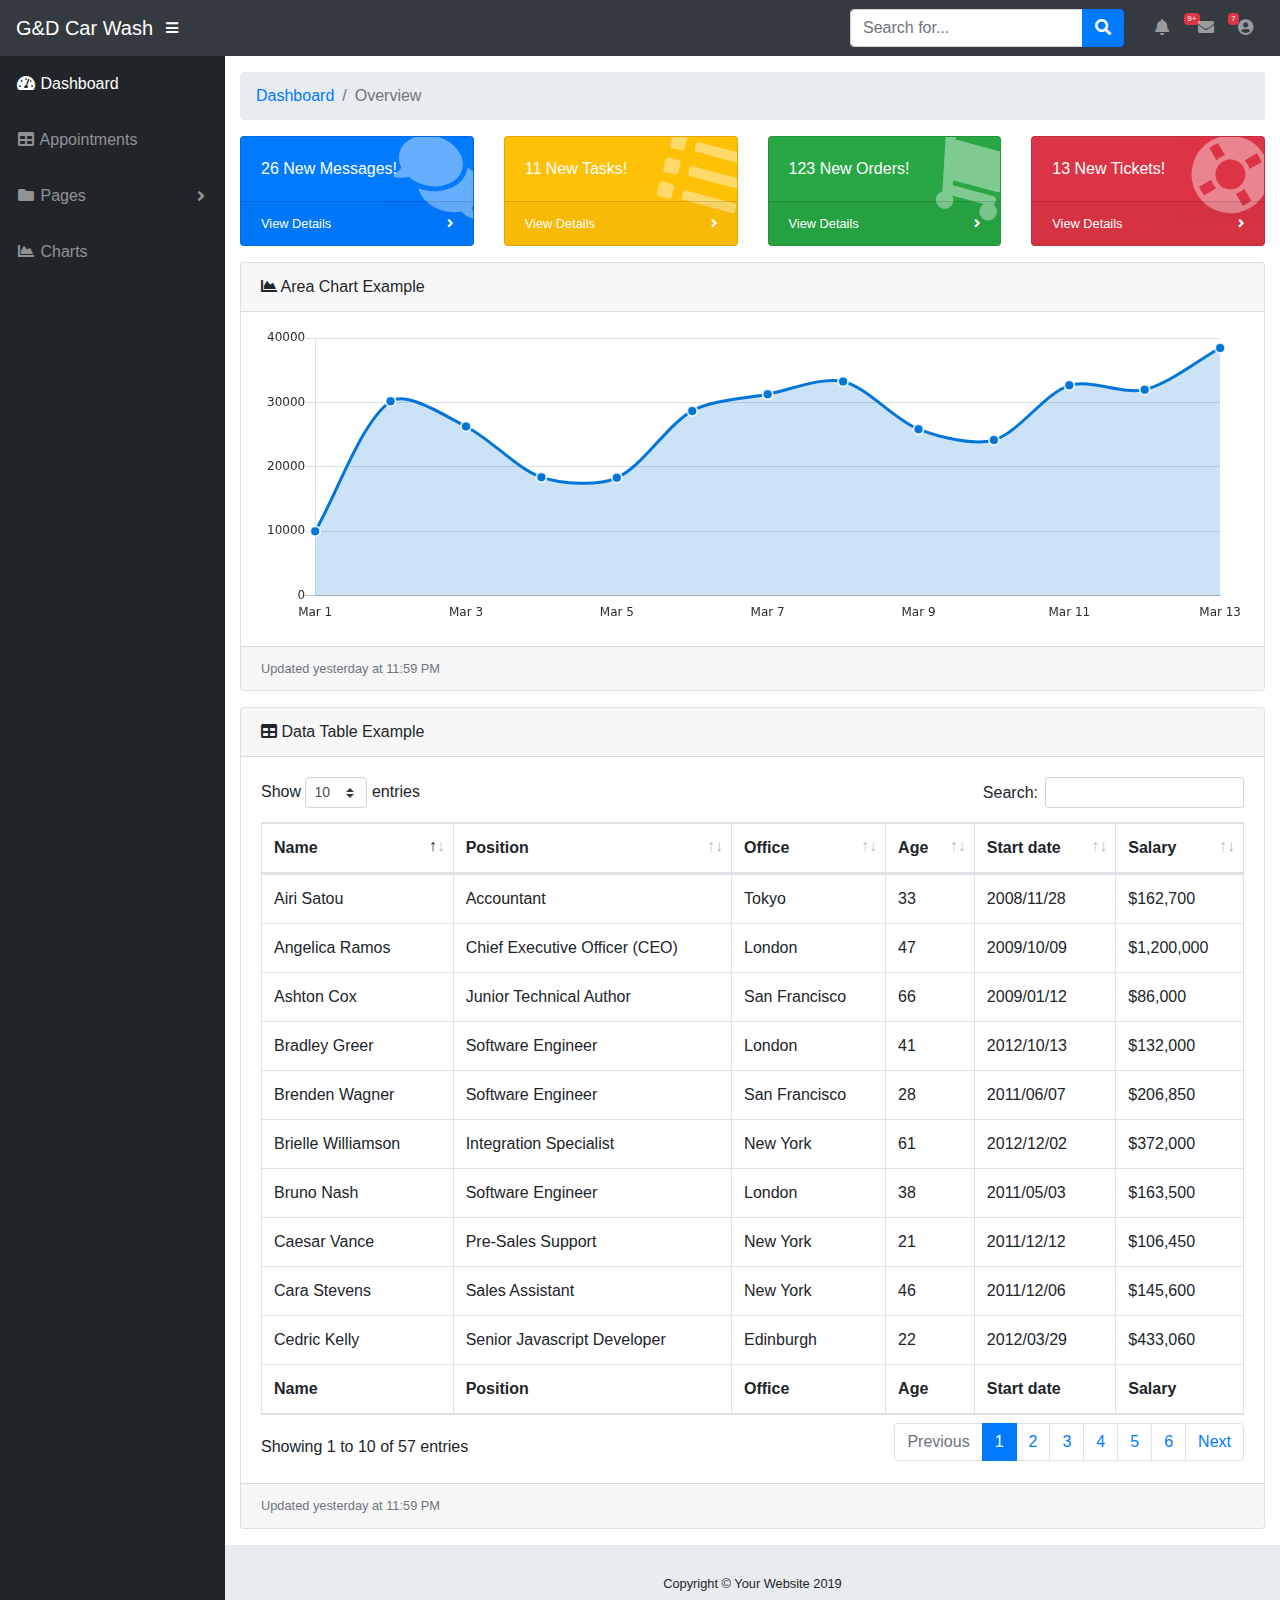
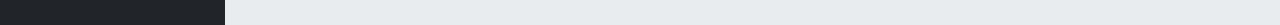
<file: admin/index.html>
<!DOCTYPE html>
<html lang="en">

<head>

  <meta charset="utf-8">
  <meta http-equiv="X-UA-Compatible" content="IE=edge">
  <meta name="viewport" content="width=device-width, initial-scale=1, shrink-to-fit=no">
  <meta name="description" content="">
  <meta name="author" content="">

  <title>Dashboard - G&D Car Wash</title>

  <!-- Custom fonts for this template-->
  <link href="vendor/fontawesome-free/css/all.min.css" rel="stylesheet" type="text/css">

  <!-- Page level plugin CSS-->
  <link href="vendor/datatables/dataTables.bootstrap4.css" rel="stylesheet">

  <!-- Custom styles for this template-->
  <link href="css/sb-admin.css" rel="stylesheet">

</head>

<body id="page-top">

  <nav class="navbar navbar-expand navbar-dark bg-dark static-top">

    <a class="navbar-brand mr-1" href="index.html">G&D Car Wash</a>

    <button class="btn btn-link btn-sm text-white order-1 order-sm-0" id="sidebarToggle" href="#">
      <i class="fas fa-bars"></i>
    </button>

    <!-- Navbar Search -->
    <form class="d-none d-md-inline-block form-inline ml-auto mr-0 mr-md-3 my-2 my-md-0">
      <div class="input-group">
        <input type="text" class="form-control" placeholder="Search for..." aria-label="Search" aria-describedby="basic-addon2">
        <div class="input-group-append">
          <button class="btn btn-primary" type="button">
            <i class="fas fa-search"></i>
          </button>
        </div>
      </div>
    </form>

    <!-- Navbar -->
    <ul class="navbar-nav ml-auto ml-md-0">
      <li class="nav-item dropdown no-arrow mx-1">
        <a class="nav-link dropdown-toggle" href="#" id="alertsDropdown" role="button" data-toggle="dropdown" aria-haspopup="true" aria-expanded="false">
          <i class="fas fa-bell fa-fw"></i>
          <span class="badge badge-danger">9+</span>
        </a>
        <div class="dropdown-menu dropdown-menu-right" aria-labelledby="alertsDropdown">
          <a class="dropdown-item" href="#">Action</a>
          <a class="dropdown-item" href="#">Another action</a>
          <div class="dropdown-divider"></div>
          <a class="dropdown-item" href="#">Something else here</a>
        </div>
      </li>
      <li class="nav-item dropdown no-arrow mx-1">
        <a class="nav-link dropdown-toggle" href="#" id="messagesDropdown" role="button" data-toggle="dropdown" aria-haspopup="true" aria-expanded="false">
          <i class="fas fa-envelope fa-fw"></i>
          <span class="badge badge-danger">7</span>
        </a>
        <div class="dropdown-menu dropdown-menu-right" aria-labelledby="messagesDropdown">
          <a class="dropdown-item" href="#">Action</a>
          <a class="dropdown-item" href="#">Another action</a>
          <div class="dropdown-divider"></div>
          <a class="dropdown-item" href="#">Something else here</a>
        </div>
      </li>
      <li class="nav-item dropdown no-arrow">
        <a class="nav-link dropdown-toggle" href="#" id="userDropdown" role="button" data-toggle="dropdown" aria-haspopup="true" aria-expanded="false">
          <i class="fas fa-user-circle fa-fw"></i>
        </a>
        <div class="dropdown-menu dropdown-menu-right" aria-labelledby="userDropdown">
          <a class="dropdown-item" href="#">Settings</a>
          <a class="dropdown-item" href="#">Activity Log</a>
          <div class="dropdown-divider"></div>
          <a class="dropdown-item" href="#" data-toggle="modal" data-target="#logoutModal">Logout</a>
        </div>
      </li>
    </ul>

  </nav>

  <div id="wrapper">

    <!-- Sidebar -->
    <ul class="sidebar navbar-nav">
      <li class="nav-item active">
        <a class="nav-link" href="index.html">
          <i class="fas fa-fw fa-tachometer-alt"></i>
          <span>Dashboard</span>
        </a>
      </li>
      <li class="nav-item">
        <a class="nav-link" href="appointments.html">
          <i class="fas fa-fw fa-table"></i>
          <span>Appointments</span></a>
      </li>
      <li class="nav-item dropdown">
        <a class="nav-link dropdown-toggle" href="#" id="pagesDropdown" role="button" data-toggle="dropdown" aria-haspopup="true" aria-expanded="false">
          <i class="fas fa-fw fa-folder"></i>
          <span>Pages</span>
        </a>
        <div class="dropdown-menu" aria-labelledby="pagesDropdown">
          <h6 class="dropdown-header">Login Screens:</h6>
          <a class="dropdown-item" href="login.html">Login</a>
          <a class="dropdown-item" href="register.html">Register</a>
          <a class="dropdown-item" href="forgot-password.html">Forgot Password</a>
          <div class="dropdown-divider"></div>
          <h6 class="dropdown-header">Other Pages:</h6>
          <a class="dropdown-item" href="404.html">404 Page</a>
          <a class="dropdown-item" href="blank.html">Blank Page</a>
        </div>
      </li>
      <li class="nav-item">
        <a class="nav-link" href="charts.html">
          <i class="fas fa-fw fa-chart-area"></i>
          <span>Charts</span></a>
      </li>
    </ul>

    <div id="content-wrapper">

      <div class="container-fluid">

        <!-- Breadcrumbs-->
        <ol class="breadcrumb">
          <li class="breadcrumb-item">
            <a href="#">Dashboard</a>
          </li>
          <li class="breadcrumb-item active">Overview</li>
        </ol>

        <!-- Icon Cards-->
        <div class="row">
          <div class="col-xl-3 col-sm-6 mb-3">
            <div class="card text-white bg-primary o-hidden h-100">
              <div class="card-body">
                <div class="card-body-icon">
                  <i class="fas fa-fw fa-comments"></i>
                </div>
                <div class="mr-5">26 New Messages!</div>
              </div>
              <a class="card-footer text-white clearfix small z-1" href="#">
                <span class="float-left">View Details</span>
                <span class="float-right">
                  <i class="fas fa-angle-right"></i>
                </span>
              </a>
            </div>
          </div>
          <div class="col-xl-3 col-sm-6 mb-3">
            <div class="card text-white bg-warning o-hidden h-100">
              <div class="card-body">
                <div class="card-body-icon">
                  <i class="fas fa-fw fa-list"></i>
                </div>
                <div class="mr-5">11 New Tasks!</div>
              </div>
              <a class="card-footer text-white clearfix small z-1" href="#">
                <span class="float-left">View Details</span>
                <span class="float-right">
                  <i class="fas fa-angle-right"></i>
                </span>
              </a>
            </div>
          </div>
          <div class="col-xl-3 col-sm-6 mb-3">
            <div class="card text-white bg-success o-hidden h-100">
              <div class="card-body">
                <div class="card-body-icon">
                  <i class="fas fa-fw fa-shopping-cart"></i>
                </div>
                <div class="mr-5">123 New Orders!</div>
              </div>
              <a class="card-footer text-white clearfix small z-1" href="#">
                <span class="float-left">View Details</span>
                <span class="float-right">
                  <i class="fas fa-angle-right"></i>
                </span>
              </a>
            </div>
          </div>
          <div class="col-xl-3 col-sm-6 mb-3">
            <div class="card text-white bg-danger o-hidden h-100">
              <div class="card-body">
                <div class="card-body-icon">
                  <i class="fas fa-fw fa-life-ring"></i>
                </div>
                <div class="mr-5">13 New Tickets!</div>
              </div>
              <a class="card-footer text-white clearfix small z-1" href="#">
                <span class="float-left">View Details</span>
                <span class="float-right">
                  <i class="fas fa-angle-right"></i>
                </span>
              </a>
            </div>
          </div>
        </div>

        <!-- Area Chart Example-->
        <div class="card mb-3">
          <div class="card-header">
            <i class="fas fa-chart-area"></i>
            Area Chart Example</div>
          <div class="card-body">
            <canvas id="myAreaChart" width="100%" height="30"></canvas>
          </div>
          <div class="card-footer small text-muted">Updated yesterday at 11:59 PM</div>
        </div>

        <!-- DataTables Example -->
        <div class="card mb-3">
          <div class="card-header">
            <i class="fas fa-table"></i>
            Data Table Example</div>
          <div class="card-body">
            <div class="table-responsive">
              <table class="table table-bordered" id="dataTable" width="100%" cellspacing="0">
                <thead>
                  <tr>
                    <th>Name</th>
                    <th>Position</th>
                    <th>Office</th>
                    <th>Age</th>
                    <th>Start date</th>
                    <th>Salary</th>
                  </tr>
                </thead>
                <tfoot>
                  <tr>
                    <th>Name</th>
                    <th>Position</th>
                    <th>Office</th>
                    <th>Age</th>
                    <th>Start date</th>
                    <th>Salary</th>
                  </tr>
                </tfoot>
                <tbody>
                  <tr>
                    <td>Tiger Nixon</td>
                    <td>System Architect</td>
                    <td>Edinburgh</td>
                    <td>61</td>
                    <td>2011/04/25</td>
                    <td>$320,800</td>
                  </tr>
                  <tr>
                    <td>Garrett Winters</td>
                    <td>Accountant</td>
                    <td>Tokyo</td>
                    <td>63</td>
                    <td>2011/07/25</td>
                    <td>$170,750</td>
                  </tr>
                  <tr>
                    <td>Ashton Cox</td>
                    <td>Junior Technical Author</td>
                    <td>San Francisco</td>
                    <td>66</td>
                    <td>2009/01/12</td>
                    <td>$86,000</td>
                  </tr>
                  <tr>
                    <td>Cedric Kelly</td>
                    <td>Senior Javascript Developer</td>
                    <td>Edinburgh</td>
                    <td>22</td>
                    <td>2012/03/29</td>
                    <td>$433,060</td>
                  </tr>
                  <tr>
                    <td>Airi Satou</td>
                    <td>Accountant</td>
                    <td>Tokyo</td>
                    <td>33</td>
                    <td>2008/11/28</td>
                    <td>$162,700</td>
                  </tr>
                  <tr>
                    <td>Brielle Williamson</td>
                    <td>Integration Specialist</td>
                    <td>New York</td>
                    <td>61</td>
                    <td>2012/12/02</td>
                    <td>$372,000</td>
                  </tr>
                  <tr>
                    <td>Herrod Chandler</td>
                    <td>Sales Assistant</td>
                    <td>San Francisco</td>
                    <td>59</td>
                    <td>2012/08/06</td>
                    <td>$137,500</td>
                  </tr>
                  <tr>
                    <td>Rhona Davidson</td>
                    <td>Integration Specialist</td>
                    <td>Tokyo</td>
                    <td>55</td>
                    <td>2010/10/14</td>
                    <td>$327,900</td>
                  </tr>
                  <tr>
                    <td>Colleen Hurst</td>
                    <td>Javascript Developer</td>
                    <td>San Francisco</td>
                    <td>39</td>
                    <td>2009/09/15</td>
                    <td>$205,500</td>
                  </tr>
                  <tr>
                    <td>Sonya Frost</td>
                    <td>Software Engineer</td>
                    <td>Edinburgh</td>
                    <td>23</td>
                    <td>2008/12/13</td>
                    <td>$103,600</td>
                  </tr>
                  <tr>
                    <td>Jena Gaines</td>
                    <td>Office Manager</td>
                    <td>London</td>
                    <td>30</td>
                    <td>2008/12/19</td>
                    <td>$90,560</td>
                  </tr>
                  <tr>
                    <td>Quinn Flynn</td>
                    <td>Support Lead</td>
                    <td>Edinburgh</td>
                    <td>22</td>
                    <td>2013/03/03</td>
                    <td>$342,000</td>
                  </tr>
                  <tr>
                    <td>Charde Marshall</td>
                    <td>Regional Director</td>
                    <td>San Francisco</td>
                    <td>36</td>
                    <td>2008/10/16</td>
                    <td>$470,600</td>
                  </tr>
                  <tr>
                    <td>Haley Kennedy</td>
                    <td>Senior Marketing Designer</td>
                    <td>London</td>
                    <td>43</td>
                    <td>2012/12/18</td>
                    <td>$313,500</td>
                  </tr>
                  <tr>
                    <td>Tatyana Fitzpatrick</td>
                    <td>Regional Director</td>
                    <td>London</td>
                    <td>19</td>
                    <td>2010/03/17</td>
                    <td>$385,750</td>
                  </tr>
                  <tr>
                    <td>Michael Silva</td>
                    <td>Marketing Designer</td>
                    <td>London</td>
                    <td>66</td>
                    <td>2012/11/27</td>
                    <td>$198,500</td>
                  </tr>
                  <tr>
                    <td>Paul Byrd</td>
                    <td>Chief Financial Officer (CFO)</td>
                    <td>New York</td>
                    <td>64</td>
                    <td>2010/06/09</td>
                    <td>$725,000</td>
                  </tr>
                  <tr>
                    <td>Gloria Little</td>
                    <td>Systems Administrator</td>
                    <td>New York</td>
                    <td>59</td>
                    <td>2009/04/10</td>
                    <td>$237,500</td>
                  </tr>
                  <tr>
                    <td>Bradley Greer</td>
                    <td>Software Engineer</td>
                    <td>London</td>
                    <td>41</td>
                    <td>2012/10/13</td>
                    <td>$132,000</td>
                  </tr>
                  <tr>
                    <td>Dai Rios</td>
                    <td>Personnel Lead</td>
                    <td>Edinburgh</td>
                    <td>35</td>
                    <td>2012/09/26</td>
                    <td>$217,500</td>
                  </tr>
                  <tr>
                    <td>Jenette Caldwell</td>
                    <td>Development Lead</td>
                    <td>New York</td>
                    <td>30</td>
                    <td>2011/09/03</td>
                    <td>$345,000</td>
                  </tr>
                  <tr>
                    <td>Yuri Berry</td>
                    <td>Chief Marketing Officer (CMO)</td>
                    <td>New York</td>
                    <td>40</td>
                    <td>2009/06/25</td>
                    <td>$675,000</td>
                  </tr>
                  <tr>
                    <td>Caesar Vance</td>
                    <td>Pre-Sales Support</td>
                    <td>New York</td>
                    <td>21</td>
                    <td>2011/12/12</td>
                    <td>$106,450</td>
                  </tr>
                  <tr>
                    <td>Doris Wilder</td>
                    <td>Sales Assistant</td>
                    <td>Sidney</td>
                    <td>23</td>
                    <td>2010/09/20</td>
                    <td>$85,600</td>
                  </tr>
                  <tr>
                    <td>Angelica Ramos</td>
                    <td>Chief Executive Officer (CEO)</td>
                    <td>London</td>
                    <td>47</td>
                    <td>2009/10/09</td>
                    <td>$1,200,000</td>
                  </tr>
                  <tr>
                    <td>Gavin Joyce</td>
                    <td>Developer</td>
                    <td>Edinburgh</td>
                    <td>42</td>
                    <td>2010/12/22</td>
                    <td>$92,575</td>
                  </tr>
                  <tr>
                    <td>Jennifer Chang</td>
                    <td>Regional Director</td>
                    <td>Singapore</td>
                    <td>28</td>
                    <td>2010/11/14</td>
                    <td>$357,650</td>
                  </tr>
                  <tr>
                    <td>Brenden Wagner</td>
                    <td>Software Engineer</td>
                    <td>San Francisco</td>
                    <td>28</td>
                    <td>2011/06/07</td>
                    <td>$206,850</td>
                  </tr>
                  <tr>
                    <td>Fiona Green</td>
                    <td>Chief Operating Officer (COO)</td>
                    <td>San Francisco</td>
                    <td>48</td>
                    <td>2010/03/11</td>
                    <td>$850,000</td>
                  </tr>
                  <tr>
                    <td>Shou Itou</td>
                    <td>Regional Marketing</td>
                    <td>Tokyo</td>
                    <td>20</td>
                    <td>2011/08/14</td>
                    <td>$163,000</td>
                  </tr>
                  <tr>
                    <td>Michelle House</td>
                    <td>Integration Specialist</td>
                    <td>Sidney</td>
                    <td>37</td>
                    <td>2011/06/02</td>
                    <td>$95,400</td>
                  </tr>
                  <tr>
                    <td>Suki Burks</td>
                    <td>Developer</td>
                    <td>London</td>
                    <td>53</td>
                    <td>2009/10/22</td>
                    <td>$114,500</td>
                  </tr>
                  <tr>
                    <td>Prescott Bartlett</td>
                    <td>Technical Author</td>
                    <td>London</td>
                    <td>27</td>
                    <td>2011/05/07</td>
                    <td>$145,000</td>
                  </tr>
                  <tr>
                    <td>Gavin Cortez</td>
                    <td>Team Leader</td>
                    <td>San Francisco</td>
                    <td>22</td>
                    <td>2008/10/26</td>
                    <td>$235,500</td>
                  </tr>
                  <tr>
                    <td>Martena Mccray</td>
                    <td>Post-Sales support</td>
                    <td>Edinburgh</td>
                    <td>46</td>
                    <td>2011/03/09</td>
                    <td>$324,050</td>
                  </tr>
                  <tr>
                    <td>Unity Butler</td>
                    <td>Marketing Designer</td>
                    <td>San Francisco</td>
                    <td>47</td>
                    <td>2009/12/09</td>
                    <td>$85,675</td>
                  </tr>
                  <tr>
                    <td>Howard Hatfield</td>
                    <td>Office Manager</td>
                    <td>San Francisco</td>
                    <td>51</td>
                    <td>2008/12/16</td>
                    <td>$164,500</td>
                  </tr>
                  <tr>
                    <td>Hope Fuentes</td>
                    <td>Secretary</td>
                    <td>San Francisco</td>
                    <td>41</td>
                    <td>2010/02/12</td>
                    <td>$109,850</td>
                  </tr>
                  <tr>
                    <td>Vivian Harrell</td>
                    <td>Financial Controller</td>
                    <td>San Francisco</td>
                    <td>62</td>
                    <td>2009/02/14</td>
                    <td>$452,500</td>
                  </tr>
                  <tr>
                    <td>Timothy Mooney</td>
                    <td>Office Manager</td>
                    <td>London</td>
                    <td>37</td>
                    <td>2008/12/11</td>
                    <td>$136,200</td>
                  </tr>
                  <tr>
                    <td>Jackson Bradshaw</td>
                    <td>Director</td>
                    <td>New York</td>
                    <td>65</td>
                    <td>2008/09/26</td>
                    <td>$645,750</td>
                  </tr>
                  <tr>
                    <td>Olivia Liang</td>
                    <td>Support Engineer</td>
                    <td>Singapore</td>
                    <td>64</td>
                    <td>2011/02/03</td>
                    <td>$234,500</td>
                  </tr>
                  <tr>
                    <td>Bruno Nash</td>
                    <td>Software Engineer</td>
                    <td>London</td>
                    <td>38</td>
                    <td>2011/05/03</td>
                    <td>$163,500</td>
                  </tr>
                  <tr>
                    <td>Sakura Yamamoto</td>
                    <td>Support Engineer</td>
                    <td>Tokyo</td>
                    <td>37</td>
                    <td>2009/08/19</td>
                    <td>$139,575</td>
                  </tr>
                  <tr>
                    <td>Thor Walton</td>
                    <td>Developer</td>
                    <td>New York</td>
                    <td>61</td>
                    <td>2013/08/11</td>
                    <td>$98,540</td>
                  </tr>
                  <tr>
                    <td>Finn Camacho</td>
                    <td>Support Engineer</td>
                    <td>San Francisco</td>
                    <td>47</td>
                    <td>2009/07/07</td>
                    <td>$87,500</td>
                  </tr>
                  <tr>
                    <td>Serge Baldwin</td>
                    <td>Data Coordinator</td>
                    <td>Singapore</td>
                    <td>64</td>
                    <td>2012/04/09</td>
                    <td>$138,575</td>
                  </tr>
                  <tr>
                    <td>Zenaida Frank</td>
                    <td>Software Engineer</td>
                    <td>New York</td>
                    <td>63</td>
                    <td>2010/01/04</td>
                    <td>$125,250</td>
                  </tr>
                  <tr>
                    <td>Zorita Serrano</td>
                    <td>Software Engineer</td>
                    <td>San Francisco</td>
                    <td>56</td>
                    <td>2012/06/01</td>
                    <td>$115,000</td>
                  </tr>
                  <tr>
                    <td>Jennifer Acosta</td>
                    <td>Junior Javascript Developer</td>
                    <td>Edinburgh</td>
                    <td>43</td>
                    <td>2013/02/01</td>
                    <td>$75,650</td>
                  </tr>
                  <tr>
                    <td>Cara Stevens</td>
                    <td>Sales Assistant</td>
                    <td>New York</td>
                    <td>46</td>
                    <td>2011/12/06</td>
                    <td>$145,600</td>
                  </tr>
                  <tr>
                    <td>Hermione Butler</td>
                    <td>Regional Director</td>
                    <td>London</td>
                    <td>47</td>
                    <td>2011/03/21</td>
                    <td>$356,250</td>
                  </tr>
                  <tr>
                    <td>Lael Greer</td>
                    <td>Systems Administrator</td>
                    <td>London</td>
                    <td>21</td>
                    <td>2009/02/27</td>
                    <td>$103,500</td>
                  </tr>
                  <tr>
                    <td>Jonas Alexander</td>
                    <td>Developer</td>
                    <td>San Francisco</td>
                    <td>30</td>
                    <td>2010/07/14</td>
                    <td>$86,500</td>
                  </tr>
                  <tr>
                    <td>Shad Decker</td>
                    <td>Regional Director</td>
                    <td>Edinburgh</td>
                    <td>51</td>
                    <td>2008/11/13</td>
                    <td>$183,000</td>
                  </tr>
                  <tr>
                    <td>Michael Bruce</td>
                    <td>Javascript Developer</td>
                    <td>Singapore</td>
                    <td>29</td>
                    <td>2011/06/27</td>
                    <td>$183,000</td>
                  </tr>
                  <tr>
                    <td>Donna Snider</td>
                    <td>Customer Support</td>
                    <td>New York</td>
                    <td>27</td>
                    <td>2011/01/25</td>
                    <td>$112,000</td>
                  </tr>
                </tbody>
              </table>
            </div>
          </div>
          <div class="card-footer small text-muted">Updated yesterday at 11:59 PM</div>
        </div>

      </div>
      <!-- /.container-fluid -->

      <!-- Sticky Footer -->
      <footer class="sticky-footer">
        <div class="container my-auto">
          <div class="copyright text-center my-auto">
            <span>Copyright © Your Website 2019</span>
          </div>
        </div>
      </footer>

    </div>
    <!-- /.content-wrapper -->

  </div>
  <!-- /#wrapper -->

  <!-- Scroll to Top Button-->
  <a class="scroll-to-top rounded" href="#page-top">
    <i class="fas fa-angle-up"></i>
  </a>

  <!-- Logout Modal-->
  <div class="modal fade" id="logoutModal" tabindex="-1" role="dialog" aria-labelledby="exampleModalLabel" aria-hidden="true">
    <div class="modal-dialog" role="document">
      <div class="modal-content">
        <div class="modal-header">
          <h5 class="modal-title" id="exampleModalLabel">Ready to Leave?</h5>
          <button class="close" type="button" data-dismiss="modal" aria-label="Close">
            <span aria-hidden="true">×</span>
          </button>
        </div>
        <div class="modal-body">Select "Logout" below if you are ready to end your current session.</div>
        <div class="modal-footer">
          <button class="btn btn-secondary" type="button" data-dismiss="modal">Cancel</button>
          <a class="btn btn-primary" href="login.html">Logout</a>
        </div>
      </div>
    </div>
  </div>

  <!-- Bootstrap core JavaScript-->
  <script src="vendor/jquery/jquery.min.js"></script>
  <script src="vendor/bootstrap/js/bootstrap.bundle.min.js"></script>

  <!-- Core plugin JavaScript-->
  <script src="vendor/jquery-easing/jquery.easing.min.js"></script>

  <!-- Page level plugin JavaScript-->
  <script src="vendor/chart.js/Chart.min.js"></script>
  <script src="vendor/datatables/jquery.dataTables.js"></script>
  <script src="vendor/datatables/dataTables.bootstrap4.js"></script>

  <!-- Custom scripts for all pages-->
  <script src="js/sb-admin.min.js"></script>

  <!-- Demo scripts for this page-->
  <script src="js/demo/datatables-demo.js"></script>
  <script src="js/demo/chart-area-demo.js"></script>

</body>

</html>
</file>
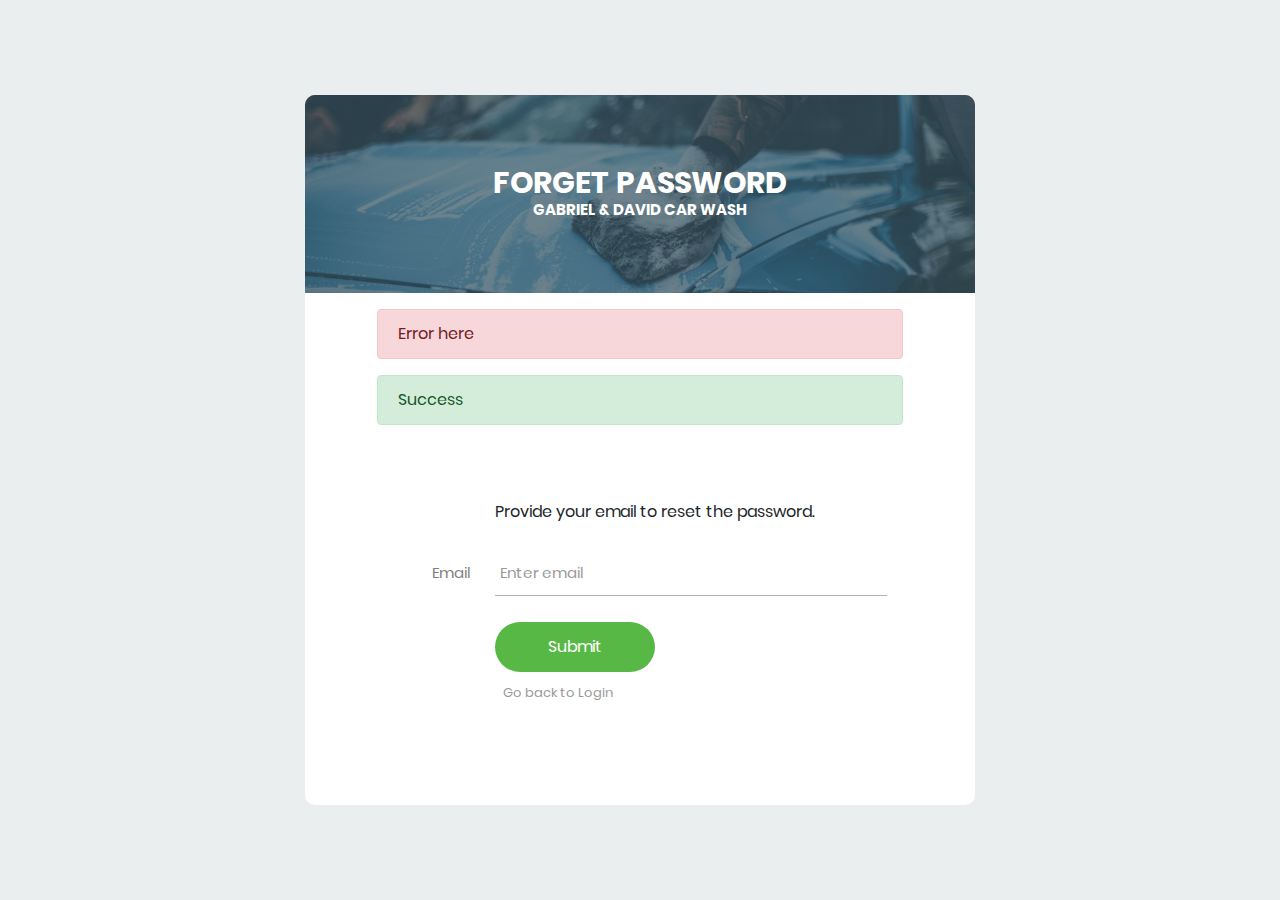
<file: forget.html>
<!DOCTYPE html>
<html lang="en" xmlns="http://www.w3.org/1999/xhtml" xmlns:th="http://www.thymeleaf.org">
<head>
	<title>Forget Password</title>
	
	<meta charset="UTF-8">
	<meta name="viewport" content="width=device-width, initial-scale=1">
	<link rel="icon" type="image/png" href="images/icons/favicon.ico"/>
	<link rel="stylesheet" type="text/css" href="vendor/bootstrap/css/bootstrap.min.css">
	<link rel="stylesheet" type="text/css" href="fonts/font-awesome-4.7.0/css/font-awesome.min.css">
	<link rel="stylesheet" type="text/css" href="fonts/Linearicons-Free-v1.0.0/icon-font.min.css">
	<link rel="stylesheet" type="text/css" href="vendor/animate/animate.css">
	<link rel="stylesheet" type="text/css" href="vendor/css-hamburgers/hamburgers.min.css">
	<link rel="stylesheet" type="text/css" href="vendor/animsition/css/animsition.min.css">
	<link rel="stylesheet" type="text/css" href="vendor/select2/select2.min.css">
	<link rel="stylesheet" type="text/css" href="vendor/daterangepicker/daterangepicker.css">
	<link rel="stylesheet" type="text/css" href="css/util.css">
	<link rel="stylesheet" type="text/css" href="css/main.css">
</head>
<body>
	
	<div class="limiter">
		<div class="container-login100">
			<div class="wrap-login100">
				<div class="login100-form-title" style="background-image: url(images/banner.jpg);">
					<span class="login100-form-title-1">
						Forget Password
					</span>
					<span class="login100-form-title-2">
						Gabriel & David Car Wash
					</span>
				</div>
				<!--alert is here-->
				<div class="container p-3">
					<div class="row justify-content-md-center">
						<div th:if="${param.error}" class="col col-lg-10">
							<div class="alert alert-danger">
								Error here
							</div>
						</div>
						<div th:if="${param.error}" class="col col-lg-10">
							<div class="alert alert-success">
								Success
							</div>
						</div>
					</div>
				</div>
				

				<form th:action="@{/login}" method="post" class="login100-form validate-form">
					<div class="m-b-26">
						Provide your email to reset the password.
					</div>

					<div class="wrap-input100 validate-input m-b-26" data-validate="Email is required">
						<span class="label-input100">Email</span>
						<input class="input100" type="text" name="email" placeholder="Enter email">
						<span class="focus-input100"></span>
					</div>

					<div class="container-login100-form-btn">
						<button class="login100-form-btn">
							Submit
						</button>
					</div>
					<div class="flex-sb-m w-full p-2">
						<div>
							<a href="login.html" class="txt1">
								Go back to Login
							</a>
						</div>
					</div>
				</form>
			</div>
		</div>
	</div>

	
	<script src="vendor/jquery/jquery-3.2.1.min.js"></script>
	<script src="vendor/animsition/js/animsition.min.js"></script>
	<script src="vendor/bootstrap/js/popper.js"></script>
	<script src="vendor/bootstrap/js/bootstrap.min.js"></script>
	<script src="vendor/select2/select2.min.js"></script>
	<script src="vendor/daterangepicker/moment.min.js"></script>
	<script src="vendor/daterangepicker/daterangepicker.js"></script>
	<script src="vendor/countdowntime/countdowntime.js"></script>
	<script src="js/main.js"></script>

</body>
</html>
</file>
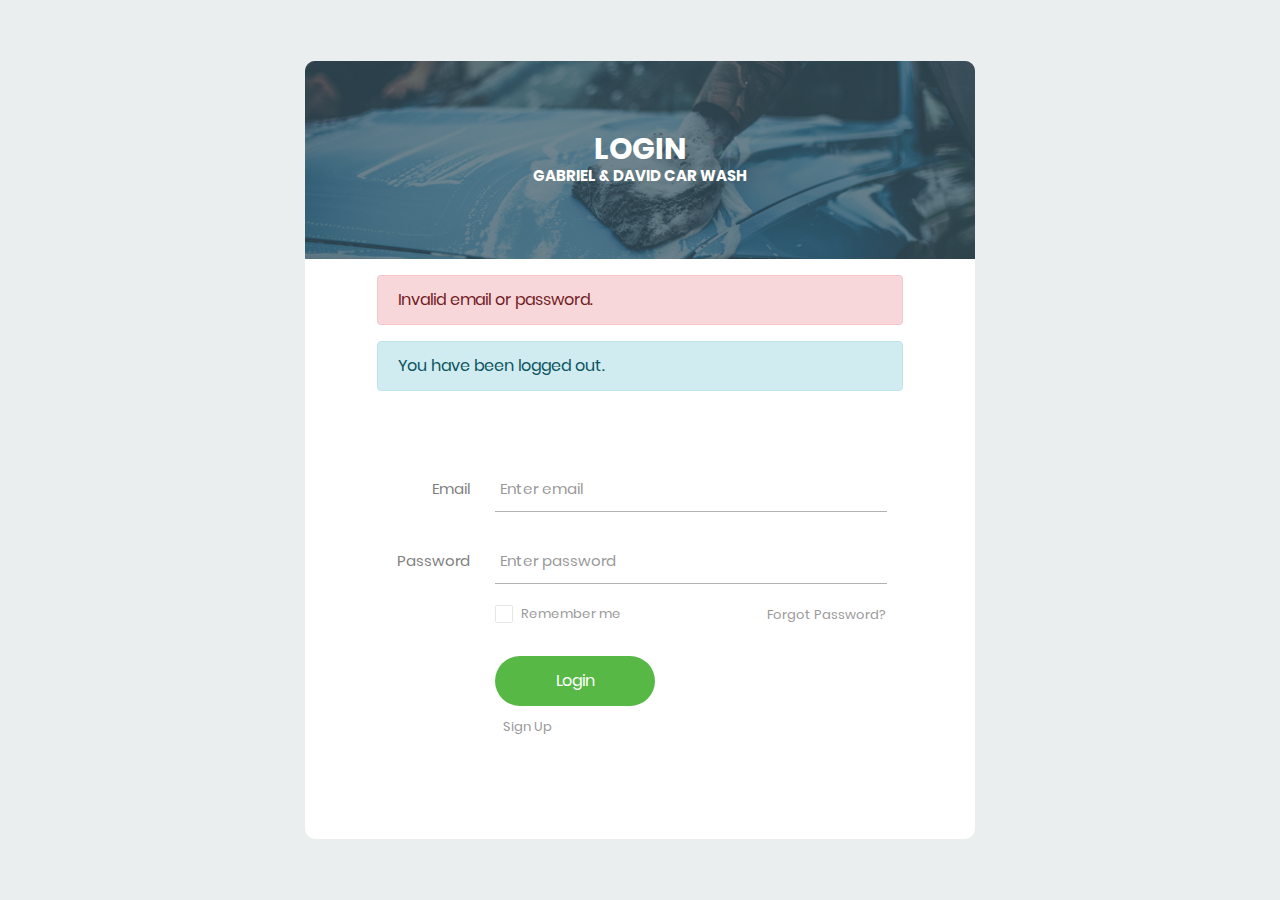
<file: login.html>
<!DOCTYPE html>
<html lang="en" xmlns="http://www.w3.org/1999/xhtml" xmlns:th="http://www.thymeleaf.org">
<head>
	<title>Login</title>
	
	<meta charset="UTF-8">
	<meta name="viewport" content="width=device-width, initial-scale=1">
	<link rel="icon" type="image/png" href="images/icons/favicon.ico"/>
	<link rel="stylesheet" type="text/css" href="vendor/bootstrap/css/bootstrap.min.css">
	<link rel="stylesheet" type="text/css" href="fonts/font-awesome-4.7.0/css/font-awesome.min.css">
	<link rel="stylesheet" type="text/css" href="fonts/Linearicons-Free-v1.0.0/icon-font.min.css">
	<link rel="stylesheet" type="text/css" href="vendor/animate/animate.css">
	<link rel="stylesheet" type="text/css" href="vendor/css-hamburgers/hamburgers.min.css">
	<link rel="stylesheet" type="text/css" href="vendor/animsition/css/animsition.min.css">
	<link rel="stylesheet" type="text/css" href="vendor/select2/select2.min.css">
	<link rel="stylesheet" type="text/css" href="vendor/daterangepicker/daterangepicker.css">
	<link rel="stylesheet" type="text/css" href="css/util.css">
	<link rel="stylesheet" type="text/css" href="css/main.css">
</head>
<body>
	
	<div class="limiter">
		<div class="container-login100">
			<div class="wrap-login100">
				<div class="login100-form-title" style="background-image: url(images/banner.jpg);">
					<span class="login100-form-title-1">
						Login
					</span>
					<span class="login100-form-title-2">
						Gabriel & David Car Wash
					</span>
				</div>
				<!--alert is here-->
				<div class="container p-3">
					<div class="row justify-content-md-center">
						<div th:if="${param.error}" class="col col-lg-10">
							<div class="alert alert-danger">
								Invalid email or password.
							</div>
						</div>
						<div th:if="${param.logout}" class="col col-lg-10">
							<div class="alert alert-info">
								You have been logged out.
							</div>
						</div>
					</div>
				</div>
				

				<form th:action="@{/login}" method="post" class="login100-form validate-form">
					
					<div class="wrap-input100 validate-input m-b-26" data-validate="Email is required">
						<span class="label-input100">Email</span>
						<input class="input100" type="text" name="email" placeholder="Enter email">
						<span class="focus-input100"></span>
					</div>

					<div class="wrap-input100 validate-input m-b-18" data-validate = "Password is required">
						<span class="label-input100">Password</span>
						<input class="input100" type="password" name="pass" placeholder="Enter password">
						<span class="focus-input100"></span>
					</div>

					<div class="flex-sb-m w-full p-b-30">
						<div class="contact100-form-checkbox">
							<input class="input-checkbox100" id="ckb1" type="checkbox" name="remember-me">
							<label class="label-checkbox100" for="ckb1">
								Remember me
							</label>
						</div>

						<div>
							<a href="forget.html" class="txt1">
								Forgot Password?
							</a>
						</div>
					</div>

					<div class="container-login100-form-btn">
						<button class="login100-form-btn">
							Login
						</button>
					</div>
					<div class="flex-sb-m w-full p-2">
						<div>
							<a href="signup.html" class="txt1">
								Sign Up
							</a>
						</div>
					</div>
				</form>
			</div>
		</div>
	</div>

	
	<script src="vendor/jquery/jquery-3.2.1.min.js"></script>
	<script src="vendor/animsition/js/animsition.min.js"></script>
	<script src="vendor/bootstrap/js/popper.js"></script>
	<script src="vendor/bootstrap/js/bootstrap.min.js"></script>
	<script src="vendor/select2/select2.min.js"></script>
	<script src="vendor/daterangepicker/moment.min.js"></script>
	<script src="vendor/daterangepicker/daterangepicker.js"></script>
	<script src="vendor/countdowntime/countdowntime.js"></script>
	<script src="js/main.js"></script>

</body>
</html>
</file>
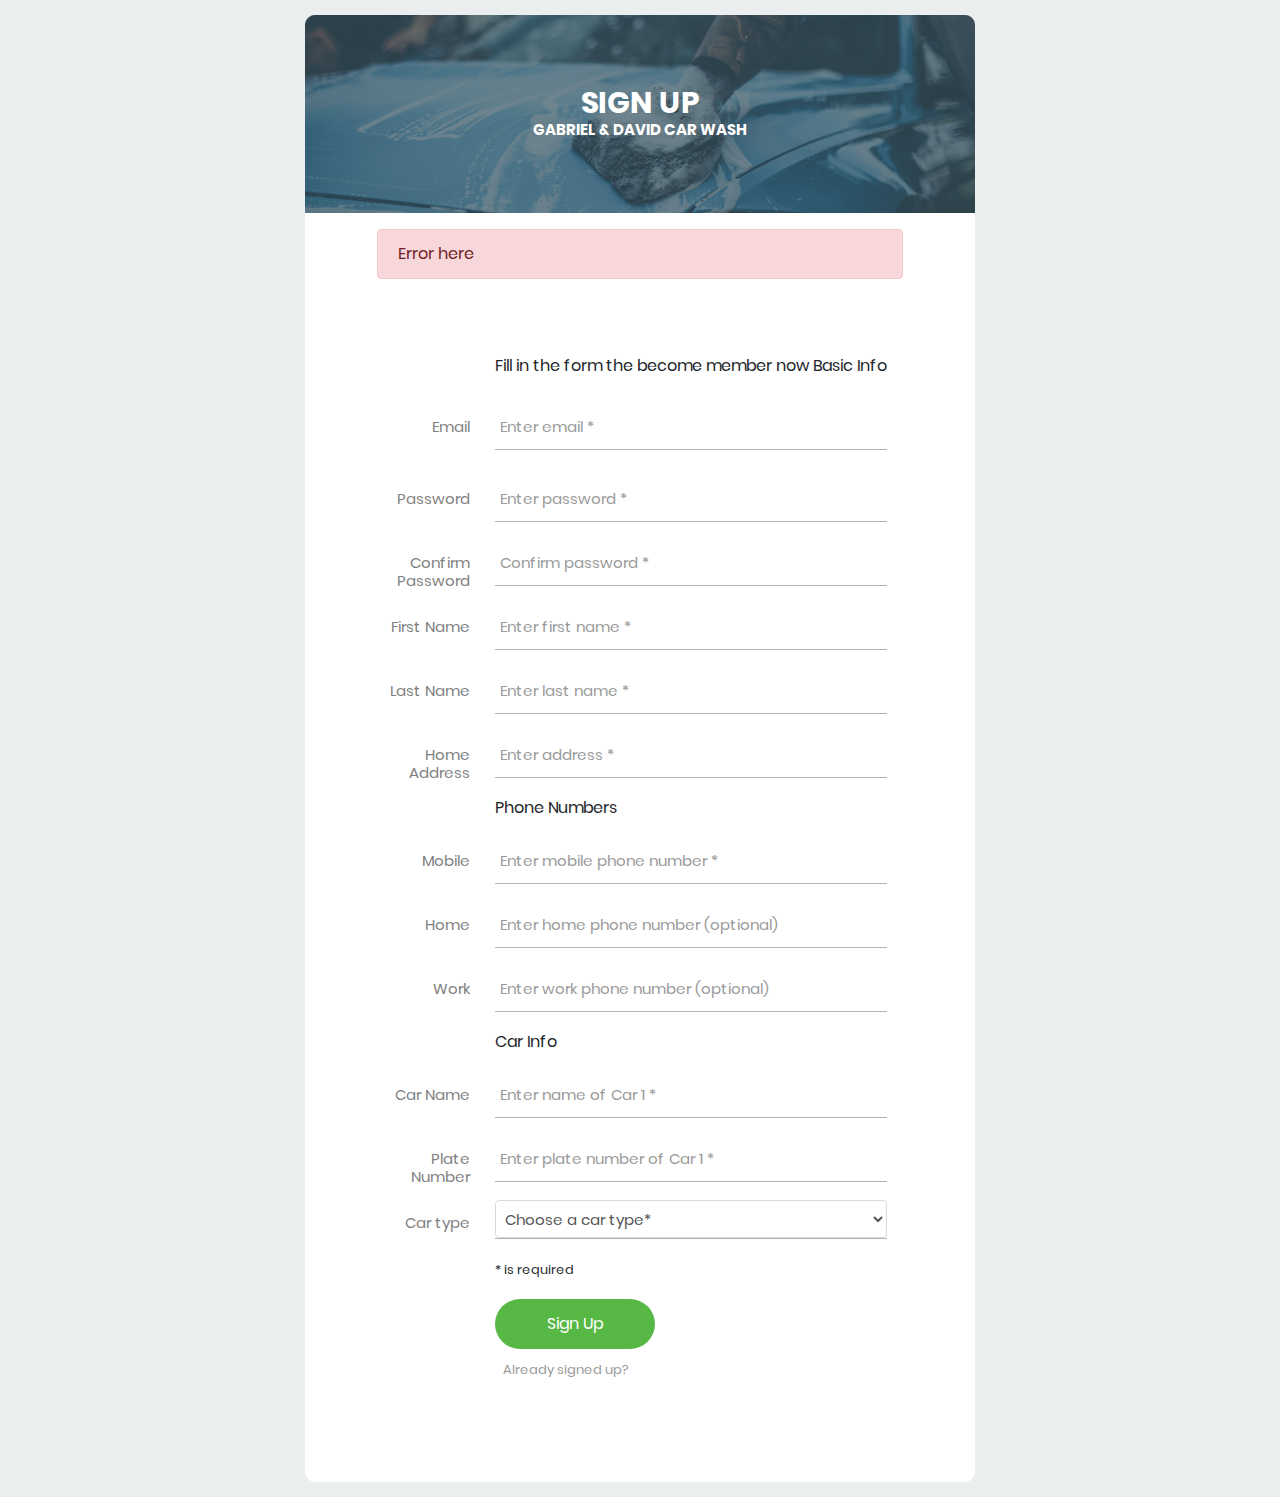
<file: signup.html>
<!DOCTYPE html>
<html lang="en" xmlns="http://www.w3.org/1999/xhtml" xmlns:th="http://www.thymeleaf.org">
<head>
	<title>Sign Up</title>
	
	<meta charset="UTF-8">
	<meta name="viewport" content="width=device-width, initial-scale=1">
	<link rel="icon" type="image/png" href="images/icons/favicon.ico"/>
	<link rel="stylesheet" type="text/css" href="vendor/bootstrap/css/bootstrap.min.css">
	<link rel="stylesheet" type="text/css" href="fonts/font-awesome-4.7.0/css/font-awesome.min.css">
	<link rel="stylesheet" type="text/css" href="fonts/Linearicons-Free-v1.0.0/icon-font.min.css">
	<link rel="stylesheet" type="text/css" href="vendor/animate/animate.css">
	<link rel="stylesheet" type="text/css" href="vendor/css-hamburgers/hamburgers.min.css">
	<link rel="stylesheet" type="text/css" href="vendor/animsition/css/animsition.min.css">
	<link rel="stylesheet" type="text/css" href="vendor/select2/select2.min.css">
	<link rel="stylesheet" type="text/css" href="vendor/daterangepicker/daterangepicker.css">
	<link rel="stylesheet" type="text/css" href="css/util.css">
	<link rel="stylesheet" type="text/css" href="css/main.css">
</head>
<body>
	
	<div class="limiter">
		<div class="container-login100">
			<div class="wrap-login100">
				<div class="login100-form-title" style="background-image: url(images/banner.jpg);">
					<span class="login100-form-title-1">
						Sign Up
					</span>
					<span class="login100-form-title-2">
						Gabriel & David Car Wash
					</span>
				</div>
				<!--alert is here-->
				<div class="container p-3">
					<div class="row justify-content-md-center">
						<div th:if="${param.error}" class="col col-lg-10">
							<div class="alert alert-danger">
								Error here
							</div>
						</div>
					</div>
				</div>
				

				<form th:action="@{/login}" method="post" class="login100-form validate-form">
					<div class="m-b-26">
						Fill in the form the become member now
					</div>

					<div class="validate-input m-b-18">
						<span>Basic Info</span>
					</div>

					<div class="wrap-input100 validate-input m-b-26" data-validate="Email is required">
						<span class="label-input100">Email</span>
						<input class="input100" type="text" name="email" placeholder="Enter email *">
						<span class="focus-input100"></span>
					</div>

					<div class="wrap-input100 validate-input m-b-18" data-validate = "Password is required">
						<span class="label-input100">Password</span>
						<input class="input100" type="password" name="singup-pass" id="singup-pass" placeholder="Enter password *">
						<span class="focus-input100"></span>
					</div>

					<div class="wrap-input100 validate-input m-b-18" data-validate = "Password does not match">
						<span class="label-input100">Confirm Password</span>
						<input class="input100" type="password" name="confirm-pass" placeholder="Confirm password *">
						<span class="focus-input100"></span>
					</div>

					<div class="wrap-input100 validate-input m-b-18" data-validate = "First name is required">
						<span class="label-input100">First Name</span>
						<input class="input100" type="text" name="firstname" placeholder="Enter first name *">
						<span class="focus-input100"></span>
					</div>

					<div class="wrap-input100 validate-input m-b-18" data-validate = "Last name is required">
						<span class="label-input100">Last Name</span>
						<input class="input100" type="text" name="firstname" placeholder="Enter last name *">
						<span class="focus-input100"></span>
					</div>

					<div class="wrap-input100 validate-input m-b-18" data-validate = "Home address is required">
						<span class="label-input100">Home Address</span>
						<input class="input100" type="text" name="address" placeholder="Enter address *">
						<span class="focus-input100"></span>
					</div>

					<div class="validate-input m-b-18">
						<span>Phone Numbers</span>
					</div>

					<div class="wrap-input100 validate-input m-b-18" data-validate = "Mobile phone is required">
						<span class="label-input100">Mobile</span>
						<input class="input100" type="text" name="mobile-phone" placeholder="Enter mobile phone number *">
						<span class="focus-input100"></span>
					</div>

					<div class="wrap-input100 m-b-18">
						<span class="label-input100">Home</span>
						<input class="input100" type="tel" name="home-phone" placeholder="Enter home phone number (optional)">
						<span class="focus-input100"></span>
					</div>

					<div class="wrap-input100 m-b-18">
						<span class="label-input100">Work</span>
						<input class="input100" type="tel" name="work-phone" placeholder="Enter work phone number (optional)">
						<span class="focus-input100"></span>
					</div>

					<div class="validate-input m-b-18">
						<span>Car Info</span>
					</div>
					
					<div class="wrap-input100 validate-input m-b-18" data-validate = "Car Name is required">
						<span class="label-input100">Car Name</span>
						<input class="input100" type="text" name="car1-name" placeholder="Enter name of Car 1 *">
						<span class="focus-input100"></span>
					</div>

					<div class="wrap-input100 validate-input m-b-18" data-validate = "Plate Number is required">
						<span class="label-input100">Plate Number</span>
						<input class="input100" type="text" name="car1-platenumber" placeholder="Enter plate number of Car 1 *">
						<span class="focus-input100"></span>
					</div>

					<div class="wrap-input100 validate-input m-b-18" data-validate = "Car type is required">
						<span class="label-input100">Car type</span>
						<select id="car1-cartype" class="form-control input100" name="car1-cartype">
							<option selected>Choose a car type*</option>
							<option>Hatchback</option>
							<option>Sedan</option>
							<option>SUV</option>
						</select>
						<span class="focus-input100"></span>
					</div>

					<div class="validate-input m-b-18">
						<small>* is required</small>
					</div>

					<div class="container-login100-form-btn">
						<button class="login100-form-btn">
							Sign Up
						</button>
					</div>
					<div class="flex-sb-m w-full p-2">
						<div>
							<a href="login.html" class="txt1">
								Already signed up?
							</a>
						</div>
					</div>
				</form>
			</div>
		</div>
	</div>

	
	<script src="vendor/jquery/jquery-3.2.1.min.js"></script>
	<script src="vendor/animsition/js/animsition.min.js"></script>
	<script src="vendor/bootstrap/js/popper.js"></script>
	<script src="vendor/bootstrap/js/bootstrap.min.js"></script>
	<script src="vendor/select2/select2.min.js"></script>
	<script src="vendor/daterangepicker/moment.min.js"></script>
	<script src="vendor/daterangepicker/daterangepicker.js"></script>
	<script src="vendor/countdowntime/countdowntime.js"></script>
	<script src="js/main.js"></script>

</body>
</html>
</file>
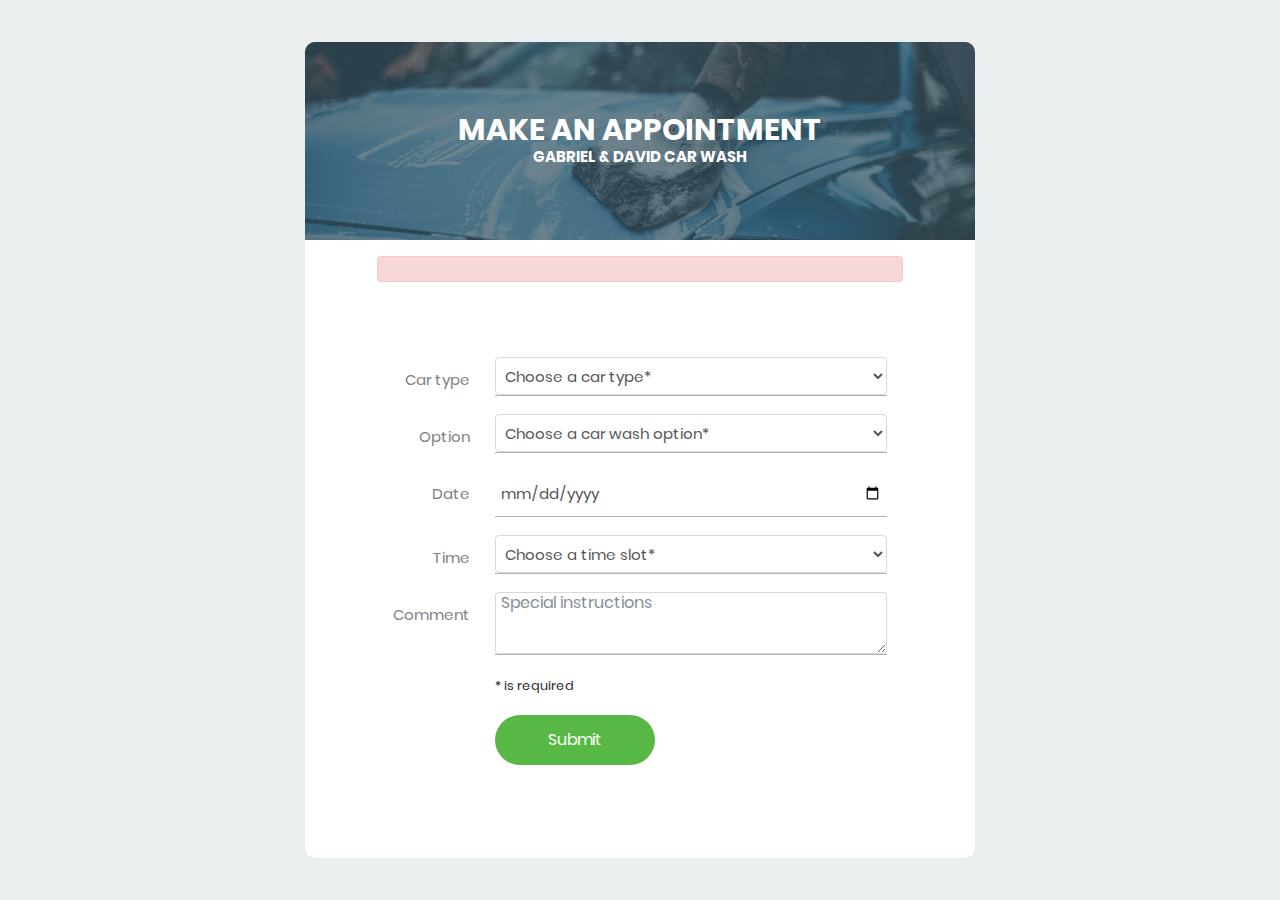
<file: submit.html>
<!DOCTYPE html>
<html lang="en" xmlns="http://www.w3.org/1999/xhtml" xmlns:th="http://www.thymeleaf.org">
<head>
	<title>Make an appointment</title>

	<meta charset="UTF-8">
	<meta name="viewport" content="width=device-width, initial-scale=1">
	<link rel="icon" type="image/png" href="images/icons/favicon.ico"/>
	<link rel="stylesheet" type="text/css" href="vendor/bootstrap/css/bootstrap.min.css">
	<link rel="stylesheet" type="text/css" href="fonts/font-awesome-4.7.0/css/font-awesome.min.css">
	<link rel="stylesheet" type="text/css" href="fonts/Linearicons-Free-v1.0.0/icon-font.min.css">
	<link rel="stylesheet" type="text/css" href="vendor/animate/animate.css">
	<link rel="stylesheet" type="text/css" href="vendor/css-hamburgers/hamburgers.min.css">
	<link rel="stylesheet" type="text/css" href="vendor/animsition/css/animsition.min.css">
	<link rel="stylesheet" type="text/css" href="vendor/select2/select2.min.css">
	<link rel="stylesheet" type="text/css" href="vendor/daterangepicker/daterangepicker.css">
	<link rel="stylesheet" type="text/css" href="css/util.css">
	<link rel="stylesheet" type="text/css" href="css/main.css">
</head>
<body>

<div class="limiter">
	<div class="container-login100">
		<div class="wrap-login100">
			<div class="login100-form-title" style="background-image: url(images/banner.jpg);">
					<span class="login100-form-title-1">
						Make an appointment
					</span>
				<span class="login100-form-title-2">
						Gabriel & David Car Wash
					</span>
			</div>
			<!--alert is here-->
			<div class="container p-3">
				<div class="row justify-content-md-center">
					<div th:if="${alertStatus}" class="col col-lg-10">
						<div class="alert alert-danger", th:text="${alert}">

						</div>
					</div>
				</div>
			</div>


			<form th:action="@{/doSubmit}" method="post" class="login100-form validate-form">

				<div class="wrap-input100 validate-input m-b-18" data-validate = "Car type is required">
					<span class="label-input100">Car type</span>
					<select id="car-type" class="form-control input100" name="carType">
						<option selected>Choose a car type*</option>
						<option>Hatchback</option>
						<option>Sedan</option>
						<option>SUV</option>
					</select>
					<span class="focus-input100"></span>
				</div>

				<div class="wrap-input100 validate-input m-b-18" data-validate = "Option is required">
					<span class="label-input100">Option</span>
					<select id="carwash-option" class="form-control input100" name="carOption">
						<option selected>Choose a car wash option*</option>
						<option>Wash outside only $15</option>
						<option>Wash inside and outside $25</option>
						<option>Deluxe wash $30</option>
					</select>
					<span class="focus-input100"></span>
				</div>

				<div class="wrap-input100 validate-input m-b-18" data-validate = "Date is required">
					<span class="label-input100">Date</span>
					<input class="input100" type="date" name="date" id="chooseDate" />
					<span class="focus-input100"></span>
				</div>

				<div class="wrap-input100 validate-input m-b-18" data-validate = "Time Slot is required">
					<span class="label-input100">Time</span>
					<select id="time-option" class="form-control input100" name="time">
						<option selected>Choose a time slot*</option>
					</select>
					<span class="focus-input100"></span>
				</div>

				<div class="wrap-input100 validate-input m-b-18" data-validate = "Password is required">
					<span class="label-input100">Comment</span>
					<textarea class="form-control rounded-3" name="comment" id="comment" placeholder="Special instructions" rows="3" style="padding: 0 5px;"></textarea>
					<span class="focus-input100"></span>
				</div>

				<div class="validate-input m-b-18">
					<small>* is required</small>
				</div>

				<div class="container-login100-form-btn">
					<button class="login100-form-btn">
						Submit
					</button>
				</div>
			</form>
		</div>
	</div>
</div>


<script src="vendor/jquery/jquery-3.2.1.min.js"></script>
<script src="vendor/animsition/js/animsition.min.js"></script>
<script src="vendor/bootstrap/js/popper.js"></script>
<script src="vendor/bootstrap/js/bootstrap.min.js"></script>
<script src="vendor/select2/select2.min.js"></script>
<script src="vendor/daterangepicker/moment.min.js"></script>
<script src="vendor/daterangepicker/daterangepicker.js"></script>
<script src="vendor/countdowntime/countdowntime.js"></script>
<script src="js/main.js"></script>

</body>
</html>
</file>
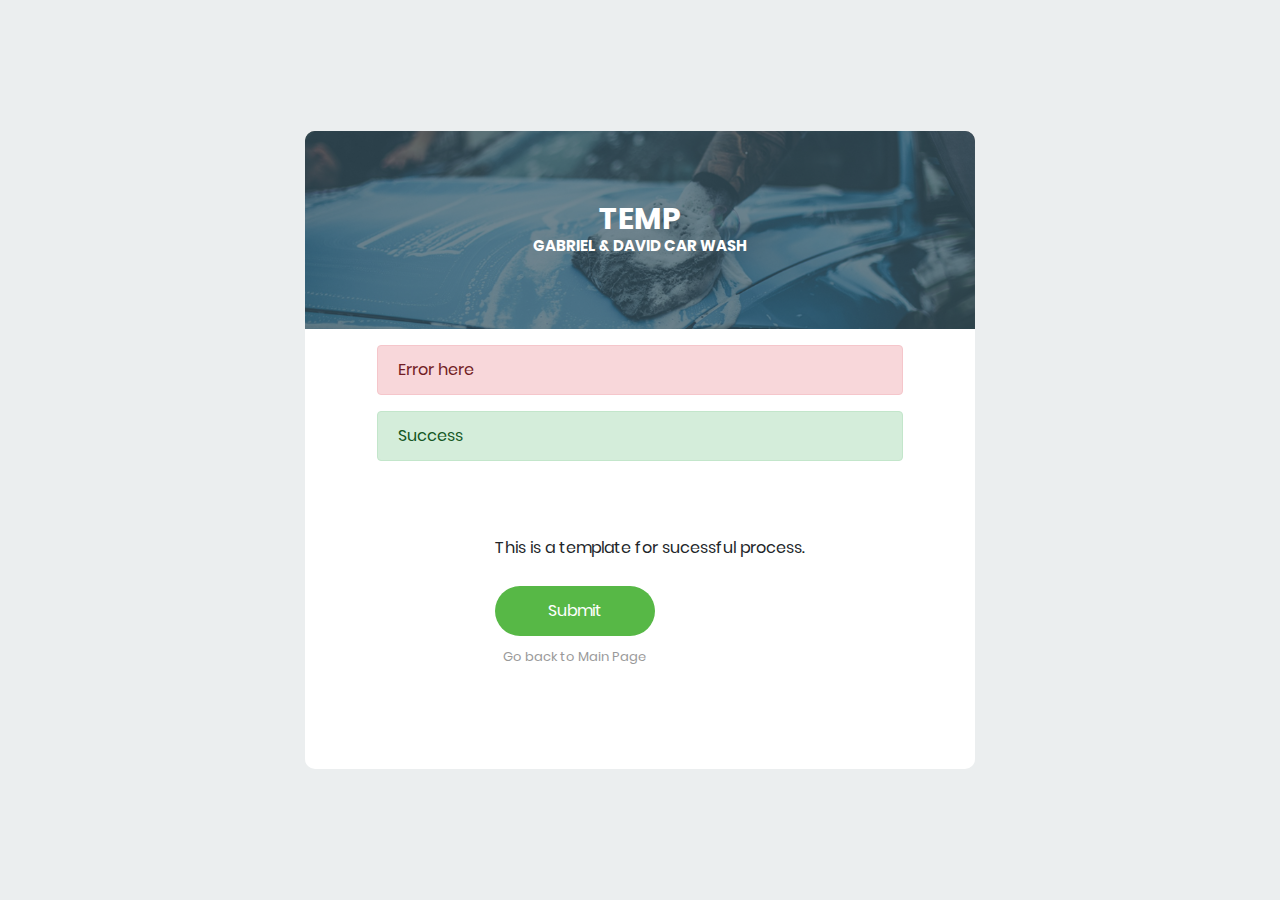
<file: template.html>
<!DOCTYPE html>
<html lang="en" xmlns="http://www.w3.org/1999/xhtml" xmlns:th="http://www.thymeleaf.org">
<head>
	<title>Multipurpose</title>
	
	<meta charset="UTF-8">
	<meta name="viewport" content="width=device-width, initial-scale=1">
	<link rel="icon" type="image/png" href="images/icons/favicon.ico"/>
	<link rel="stylesheet" type="text/css" href="vendor/bootstrap/css/bootstrap.min.css">
	<link rel="stylesheet" type="text/css" href="fonts/font-awesome-4.7.0/css/font-awesome.min.css">
	<link rel="stylesheet" type="text/css" href="fonts/Linearicons-Free-v1.0.0/icon-font.min.css">
	<link rel="stylesheet" type="text/css" href="vendor/animate/animate.css">
	<link rel="stylesheet" type="text/css" href="vendor/css-hamburgers/hamburgers.min.css">
	<link rel="stylesheet" type="text/css" href="vendor/animsition/css/animsition.min.css">
	<link rel="stylesheet" type="text/css" href="vendor/select2/select2.min.css">
	<link rel="stylesheet" type="text/css" href="vendor/daterangepicker/daterangepicker.css">
	<link rel="stylesheet" type="text/css" href="css/util.css">
	<link rel="stylesheet" type="text/css" href="css/main.css">
</head>
<body>
	
	<div class="limiter">
		<div class="container-login100">
			<div class="wrap-login100">
				<div class="login100-form-title" style="background-image: url(images/banner.jpg);">
					<span class="login100-form-title-1">
						TEMP
					</span>
					<span class="login100-form-title-2">
						Gabriel & David Car Wash
					</span>
				</div>
				<!--alert is here-->
				<div class="container p-3">
					<div class="row justify-content-md-center">
						<div th:if="${param.error}" class="col col-lg-10">
							<div class="alert alert-danger">
								Error here
							</div>
						</div>
						<div th:if="${param.error}" class="col col-lg-10">
							<div class="alert alert-success">
								Success
							</div>
						</div>
					</div>
				</div>
				

				<form th:action="@{/login}" method="post" class="login100-form validate-form">
					<div class="m-b-26">
						This is a template for sucessful process.
					</div>

					<div class="container-login100-form-btn">
						<button class="login100-form-btn">
							Submit
						</button>
					</div>
					<div class="flex-sb-m w-full p-2">
						<div>
							<a href="login.html" class="txt1">
								Go back to Main Page
							</a>
						</div>
					</div>
				</form>
			</div>
		</div>
	</div>

	
	<script src="vendor/jquery/jquery-3.2.1.min.js"></script>
	<script src="vendor/animsition/js/animsition.min.js"></script>
	<script src="vendor/bootstrap/js/popper.js"></script>
	<script src="vendor/bootstrap/js/bootstrap.min.js"></script>
	<script src="vendor/select2/select2.min.js"></script>
	<script src="vendor/daterangepicker/moment.min.js"></script>
	<script src="vendor/daterangepicker/daterangepicker.js"></script>
	<script src="vendor/countdowntime/countdowntime.js"></script>
	<script src="js/main.js"></script>

</body>
</html>
</file>
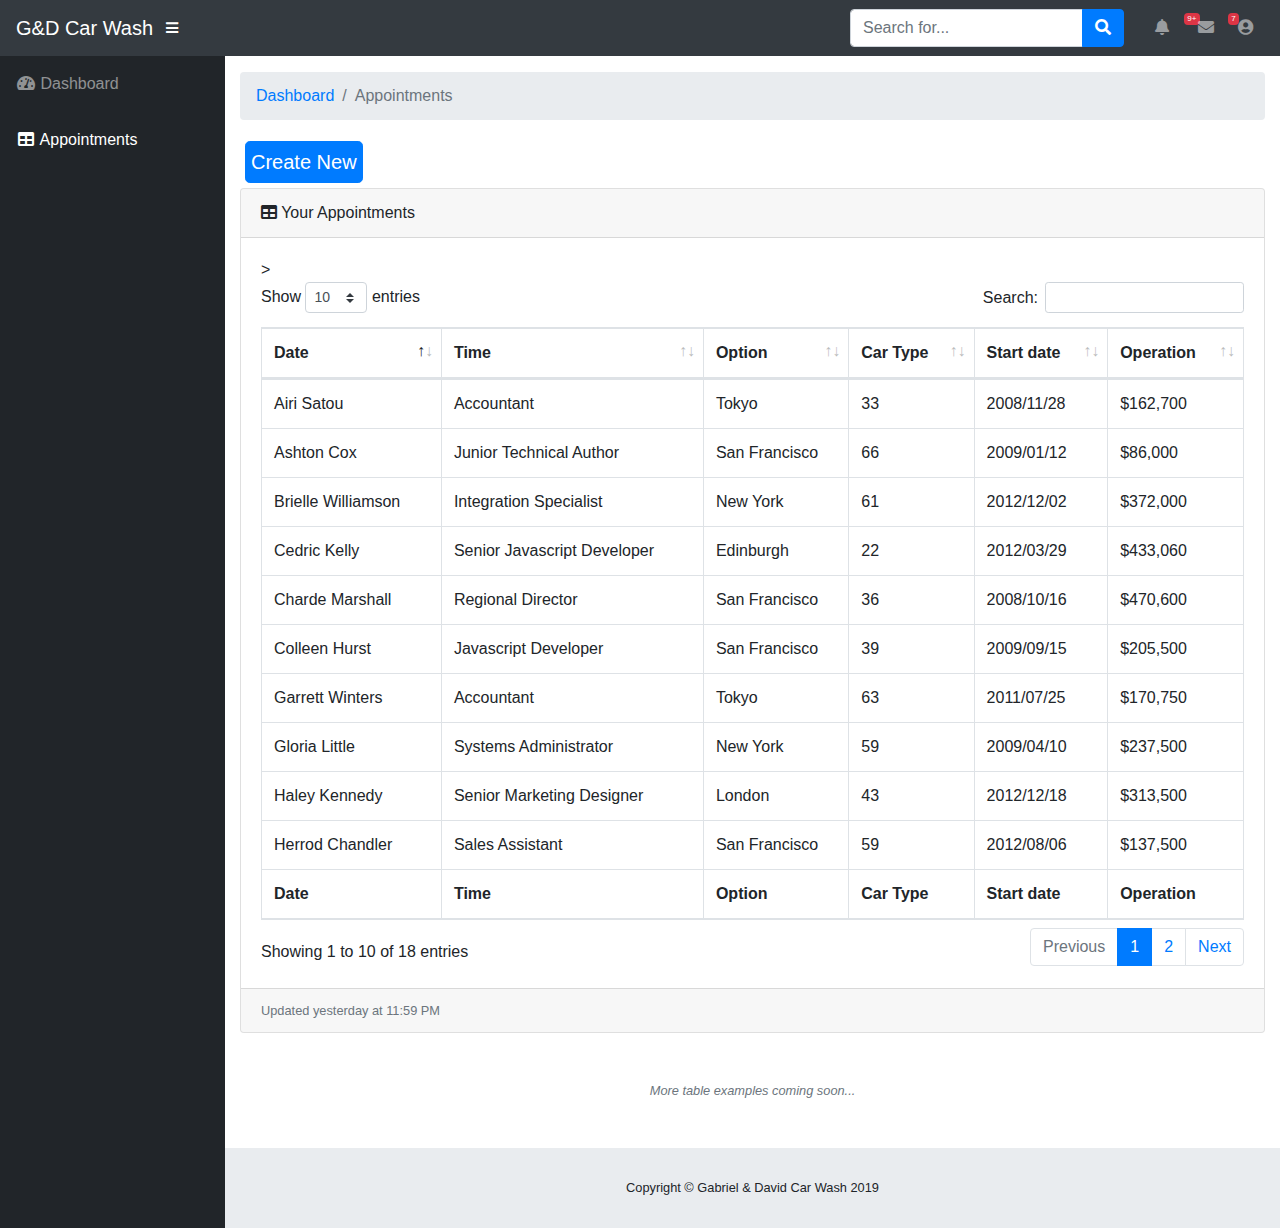
<file: admin/appointments.html>
<!DOCTYPE html>
<html lang="en">

<head>

  <meta charset="utf-8">
  <meta http-equiv="X-UA-Compatible" content="IE=edge">
  <meta name="viewport" content="width=device-width, initial-scale=1, shrink-to-fit=no">
  <meta name="description" content="">
  <meta name="author" content="">

  <title>View Appointments - G&D Car Wash Admin </title>

  <!-- Custom fonts for this template-->
  <link href="vendor/fontawesome-free/css/all.min.css" rel="stylesheet" type="text/css">

  <!-- Page level plugin CSS-->
  <link href="vendor/datatables/dataTables.bootstrap4.css" rel="stylesheet">

  <!-- Custom styles for this template-->
  <link href="css/sb-admin.css" rel="stylesheet">

</head>

<body id="page-top">

  <nav class="navbar navbar-expand navbar-dark bg-dark static-top">

    <a class="navbar-brand mr-1" href="index.html">G&D Car Wash</a>

    <button class="btn btn-link btn-sm text-white order-1 order-sm-0" id="sidebarToggle" href="#">
      <i class="fas fa-bars"></i>
    </button>

    <!-- Navbar Search -->
    <form class="d-none d-md-inline-block form-inline ml-auto mr-0 mr-md-3 my-2 my-md-0">
      <div class="input-group">
        <input type="text" class="form-control" placeholder="Search for..." aria-label="Search" aria-describedby="basic-addon2">
        <div class="input-group-append">
          <button class="btn btn-primary" type="button">
            <i class="fas fa-search"></i>
          </button>
        </div>
      </div>
    </form>

    <!-- Navbar -->
    <ul class="navbar-nav ml-auto ml-md-0">
      <li class="nav-item dropdown no-arrow mx-1">
        <a class="nav-link dropdown-toggle" href="#" id="alertsDropdown" role="button" data-toggle="dropdown" aria-haspopup="true" aria-expanded="false">
          <i class="fas fa-bell fa-fw"></i>
          <span class="badge badge-danger">9+</span>
        </a>
        <div class="dropdown-menu dropdown-menu-right" aria-labelledby="alertsDropdown">
          <a class="dropdown-item" href="#">Action</a>
          <a class="dropdown-item" href="#">Another action</a>
          <div class="dropdown-divider"></div>
          <a class="dropdown-item" href="#">Something else here</a>
        </div>
      </li>
      <li class="nav-item dropdown no-arrow mx-1">
        <a class="nav-link dropdown-toggle" href="#" id="messagesDropdown" role="button" data-toggle="dropdown" aria-haspopup="true" aria-expanded="false">
          <i class="fas fa-envelope fa-fw"></i>
          <span class="badge badge-danger">7</span>
        </a>
        <div class="dropdown-menu dropdown-menu-right" aria-labelledby="messagesDropdown">
          <a class="dropdown-item" href="#">Action</a>
          <a class="dropdown-item" href="#">Another action</a>
          <div class="dropdown-divider"></div>
          <a class="dropdown-item" href="#">Something else here</a>
        </div>
      </li>
      <li class="nav-item dropdown no-arrow">
        <a class="nav-link dropdown-toggle" href="#" id="userDropdown" role="button" data-toggle="dropdown" aria-haspopup="true" aria-expanded="false">
          <i class="fas fa-user-circle fa-fw"></i>
        </a>
        <div class="dropdown-menu dropdown-menu-right" aria-labelledby="userDropdown">
          <a class="dropdown-item" href="#">Settings</a>
          <a class="dropdown-item" href="#">Activity Log</a>
          <div class="dropdown-divider"></div>
          <a class="dropdown-item" href="#" data-toggle="modal" data-target="#logoutModal">Logout</a>
        </div>
      </li>
    </ul>

  </nav>

  <div id="wrapper">

    <!-- Sidebar -->
    <ul class="sidebar navbar-nav">
      <li class="nav-item">
        <a class="nav-link" href="index.html">
          <i class="fas fa-fw fa-tachometer-alt"></i>
          <span>Dashboard</span>
        </a>
      </li>
      <li class="nav-item active">
        <a class="nav-link" href="appointments.html">
          <i class="fas fa-fw fa-table"></i>
          <span>Appointments</span></a>
      </li>
    </ul>

    <div id="content-wrapper">

      <div class="container-fluid">

        <!-- Breadcrumbs-->
        <ol class="breadcrumb">
          <li class="breadcrumb-item">
            <a href="#">Dashboard</a>
          </li>
          <li class="breadcrumb-item active">Appointments</li>
        </ol>

        <a class="btn btn-primary btn-lg" style="padding: 5px; margin:5px;" href="#new" role="button">Create New</a>

        <!-- DataTables Example -->
        <div class="card mb-3">
          <div class="card-header">
            <i class="fas fa-table"></i>
            Your Appointments</div>
          <div class="card-body">
            <div class="table-responsive">
              <table class="table table-bordered" id="dataTable" width="100%" cellspacing="0">
                <thead>
                  <tr>
                    <th>Date</th>
                    <th>Time</th>
                    <th>Option</th>
                    <th>Car Type</th>
                    <th>Start date</th>
                    <th>Operation</th>
                  </tr>
                </thead>
                <tfoot>
                  <tr>
                    <th>Date</th>
                    <th>Time</th>
                    <th>Option</th>
                    <th>Car Type</th>
                    <th>Start date</th>
                    <th>Operation</th>
                  </tr>
                </tfoot>
                <tbody>
                  <tr>
                    <td>Tiger Nixon</td>
                    <td>System Architect</td>
                    <td>Edinburgh</td>
                    <td>61</td>
                    <td>2011/04/25</td>
                    <td><button type="button" class="btn btn-primary btn-sm" data-toggle="modal" data-target="#viewModal">View</button></td> <!--either open a Modal or redirect-->>
                  </tr>
                  <tr>
                    <td>Garrett Winters</td>
                    <td>Accountant</td>
                    <td>Tokyo</td>
                    <td>63</td>
                    <td>2011/07/25</td>
                    <td>$170,750</td>
                  </tr>
                  <tr>
                    <td>Ashton Cox</td>
                    <td>Junior Technical Author</td>
                    <td>San Francisco</td>
                    <td>66</td>
                    <td>2009/01/12</td>
                    <td>$86,000</td>
                  </tr>
                  <tr>
                    <td>Cedric Kelly</td>
                    <td>Senior Javascript Developer</td>
                    <td>Edinburgh</td>
                    <td>22</td>
                    <td>2012/03/29</td>
                    <td>$433,060</td>
                  </tr>
                  <tr>
                    <td>Airi Satou</td>
                    <td>Accountant</td>
                    <td>Tokyo</td>
                    <td>33</td>
                    <td>2008/11/28</td>
                    <td>$162,700</td>
                  </tr>
                  <tr>
                    <td>Brielle Williamson</td>
                    <td>Integration Specialist</td>
                    <td>New York</td>
                    <td>61</td>
                    <td>2012/12/02</td>
                    <td>$372,000</td>
                  </tr>
                  <tr>
                    <td>Herrod Chandler</td>
                    <td>Sales Assistant</td>
                    <td>San Francisco</td>
                    <td>59</td>
                    <td>2012/08/06</td>
                    <td>$137,500</td>
                  </tr>
                  <tr>
                    <td>Rhona Davidson</td>
                    <td>Integration Specialist</td>
                    <td>Tokyo</td>
                    <td>55</td>
                    <td>2010/10/14</td>
                    <td>$327,900</td>
                  </tr>
                  <tr>
                    <td>Colleen Hurst</td>
                    <td>Javascript Developer</td>
                    <td>San Francisco</td>
                    <td>39</td>
                    <td>2009/09/15</td>
                    <td>$205,500</td>
                  </tr>
                  <tr>
                    <td>Sonya Frost</td>
                    <td>Software Engineer</td>
                    <td>Edinburgh</td>
                    <td>23</td>
                    <td>2008/12/13</td>
                    <td>$103,600</td>
                  </tr>
                  <tr>
                    <td>Jena Gaines</td>
                    <td>Office Manager</td>
                    <td>London</td>
                    <td>30</td>
                    <td>2008/12/19</td>
                    <td>$90,560</td>
                  </tr>
                  <tr>
                    <td>Quinn Flynn</td>
                    <td>Support Lead</td>
                    <td>Edinburgh</td>
                    <td>22</td>
                    <td>2013/03/03</td>
                    <td>$342,000</td>
                  </tr>
                  <tr>
                    <td>Charde Marshall</td>
                    <td>Regional Director</td>
                    <td>San Francisco</td>
                    <td>36</td>
                    <td>2008/10/16</td>
                    <td>$470,600</td>
                  </tr>
                  <tr>
                    <td>Haley Kennedy</td>
                    <td>Senior Marketing Designer</td>
                    <td>London</td>
                    <td>43</td>
                    <td>2012/12/18</td>
                    <td>$313,500</td>
                  </tr>
                  <tr>
                    <td>Tatyana Fitzpatrick</td>
                    <td>Regional Director</td>
                    <td>London</td>
                    <td>19</td>
                    <td>2010/03/17</td>
                    <td>$385,750</td>
                  </tr>
                  <tr>
                    <td>Michael Silva</td>
                    <td>Marketing Designer</td>
                    <td>London</td>
                    <td>66</td>
                    <td>2012/11/27</td>
                    <td>$198,500</td>
                  </tr>
                  <tr>
                    <td>Paul Byrd</td>
                    <td>Chief Financial Officer (CFO)</td>
                    <td>New York</td>
                    <td>64</td>
                    <td>2010/06/09</td>
                    <td>$725,000</td>
                  </tr>
                  <tr>
                    <td>Gloria Little</td>
                    <td>Systems Administrator</td>
                    <td>New York</td>
                    <td>59</td>
                    <td>2009/04/10</td>
                    <td>$237,500</td>
                  </tr>
                  <!---add more sample data-->
                </tbody>
              </table>
            </div>
          </div>
          <div class="card-footer small text-muted">Updated yesterday at 11:59 PM</div>
        </div>

        <p class="small text-center text-muted my-5">
          <em>More table examples coming soon...</em>
        </p>

      </div>
      <!-- /.container-fluid -->

      <!-- Sticky Footer -->
      <footer class="sticky-footer">
        <div class="container my-auto">
          <div class="copyright text-center my-auto">
            <span>Copyright © Gabriel & David Car Wash 2019</span>
          </div>
        </div>
      </footer>

    </div>
    <!-- /.content-wrapper -->

  </div>
  <!-- /#wrapper -->

  <!-- Scroll to Top Button-->
  <a class="scroll-to-top rounded" href="#page-top">
    <i class="fas fa-angle-up"></i>
  </a>

  <!-- Logout Modal-->
  <div class="modal fade" id="logoutModal" tabindex="-1" role="dialog" aria-labelledby="exampleModalLabel" aria-hidden="true">
    <div class="modal-dialog" role="document">
      <div class="modal-content">
        <div class="modal-header">
          <h5 class="modal-title" id="exampleModalLabel">Ready to Leave?</h5>
          <button class="close" type="button" data-dismiss="modal" aria-label="Close">
            <span aria-hidden="true">×</span>
          </button>
        </div>
        <div class="modal-body">Select "Logout" below if you are ready to end your current session.</div>
        <div class="modal-footer">
          <button class="btn btn-secondary" type="button" data-dismiss="modal">Cancel</button>
          <a class="btn btn-primary" href="login.html">Logout</a>
        </div>
      </div>
    </div>
  </div>

<!-- View Modal -->
<div class="modal fade" id="viewModal" tabindex="-1" role="dialog" aria-labelledby="viewModalLabel" aria-hidden="true">
  <div class="modal-dialog" role="document">
    <div class="modal-content">
      <div class="modal-header">
        <h5 class="modal-title" id="viewModalLabel">Appointment details</h5>
        <button type="button" class="close" data-dismiss="modal" aria-label="Close">
          <span aria-hidden="true">&times;</span>
        </button>
      </div>
      <div class="modal-body">
        <p>Content here</p>
      </div>
      <div class="modal-footer">
        <button type="button" class="btn btn-secondary" data-dismiss="modal">Close</button>
        <button type="button" class="btn btn-primary">Edit</button>
      </div>
    </div>
  </div>
</div>

  <!-- Bootstrap core JavaScript-->
  <script src="vendor/jquery/jquery.min.js"></script>
  <script src="vendor/bootstrap/js/bootstrap.bundle.min.js"></script>

  <!-- Core plugin JavaScript-->
  <script src="vendor/jquery-easing/jquery.easing.min.js"></script>

  <!-- Page level plugin JavaScript-->
  <script src="vendor/datatables/jquery.dataTables.js"></script>
  <script src="vendor/datatables/dataTables.bootstrap4.js"></script>

  <!-- Custom scripts for all pages-->
  <script src="js/sb-admin.min.js"></script>

  <!-- Demo scripts for this page-->
  <script src="js/demo/datatables-demo.js"></script>

</body>

</html>
</file>
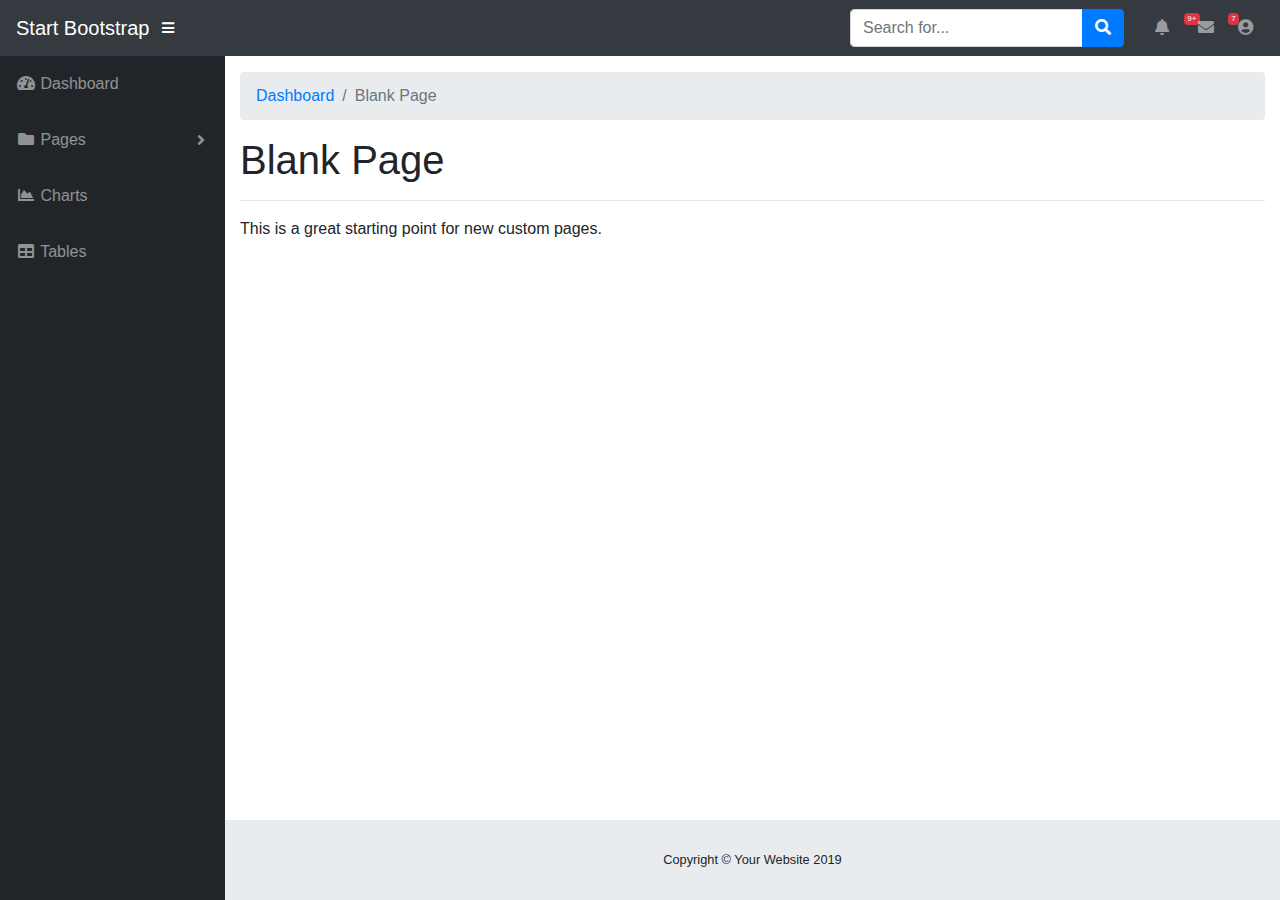
<file: admin/blank.html>
<!DOCTYPE html>
<html lang="en">

<head>

  <meta charset="utf-8">
  <meta http-equiv="X-UA-Compatible" content="IE=edge">
  <meta name="viewport" content="width=device-width, initial-scale=1, shrink-to-fit=no">
  <meta name="description" content="">
  <meta name="author" content="">

  <title>SB Admin - Blank Page</title>

  <!-- Custom fonts for this template-->
  <link href="vendor/fontawesome-free/css/all.min.css" rel="stylesheet" type="text/css">

  <!-- Page level plugin CSS-->
  <link href="vendor/datatables/dataTables.bootstrap4.css" rel="stylesheet">

  <!-- Custom styles for this template-->
  <link href="css/sb-admin.css" rel="stylesheet">

</head>

<body id="page-top">

  <nav class="navbar navbar-expand navbar-dark bg-dark static-top">

    <a class="navbar-brand mr-1" href="index.html">Start Bootstrap</a>

    <button class="btn btn-link btn-sm text-white order-1 order-sm-0" id="sidebarToggle" href="#">
      <i class="fas fa-bars"></i>
    </button>

    <!-- Navbar Search -->
    <form class="d-none d-md-inline-block form-inline ml-auto mr-0 mr-md-3 my-2 my-md-0">
      <div class="input-group">
        <input type="text" class="form-control" placeholder="Search for..." aria-label="Search" aria-describedby="basic-addon2">
        <div class="input-group-append">
          <button class="btn btn-primary" type="button">
            <i class="fas fa-search"></i>
          </button>
        </div>
      </div>
    </form>

    <!-- Navbar -->
    <ul class="navbar-nav ml-auto ml-md-0">
      <li class="nav-item dropdown no-arrow mx-1">
        <a class="nav-link dropdown-toggle" href="#" id="alertsDropdown" role="button" data-toggle="dropdown" aria-haspopup="true" aria-expanded="false">
          <i class="fas fa-bell fa-fw"></i>
          <span class="badge badge-danger">9+</span>
        </a>
        <div class="dropdown-menu dropdown-menu-right" aria-labelledby="alertsDropdown">
          <a class="dropdown-item" href="#">Action</a>
          <a class="dropdown-item" href="#">Another action</a>
          <div class="dropdown-divider"></div>
          <a class="dropdown-item" href="#">Something else here</a>
        </div>
      </li>
      <li class="nav-item dropdown no-arrow mx-1">
        <a class="nav-link dropdown-toggle" href="#" id="messagesDropdown" role="button" data-toggle="dropdown" aria-haspopup="true" aria-expanded="false">
          <i class="fas fa-envelope fa-fw"></i>
          <span class="badge badge-danger">7</span>
        </a>
        <div class="dropdown-menu dropdown-menu-right" aria-labelledby="messagesDropdown">
          <a class="dropdown-item" href="#">Action</a>
          <a class="dropdown-item" href="#">Another action</a>
          <div class="dropdown-divider"></div>
          <a class="dropdown-item" href="#">Something else here</a>
        </div>
      </li>
      <li class="nav-item dropdown no-arrow">
        <a class="nav-link dropdown-toggle" href="#" id="userDropdown" role="button" data-toggle="dropdown" aria-haspopup="true" aria-expanded="false">
          <i class="fas fa-user-circle fa-fw"></i>
        </a>
        <div class="dropdown-menu dropdown-menu-right" aria-labelledby="userDropdown">
          <a class="dropdown-item" href="#">Settings</a>
          <a class="dropdown-item" href="#">Activity Log</a>
          <div class="dropdown-divider"></div>
          <a class="dropdown-item" href="#" data-toggle="modal" data-target="#logoutModal">Logout</a>
        </div>
      </li>
    </ul>

  </nav>

  <div id="wrapper">

    <!-- Sidebar -->
    <ul class="sidebar navbar-nav">
      <li class="nav-item">
        <a class="nav-link" href="index.html">
          <i class="fas fa-fw fa-tachometer-alt"></i>
          <span>Dashboard</span>
        </a>
      </li>
      <li class="nav-item dropdown">
        <a class="nav-link dropdown-toggle" href="#" id="pagesDropdown" role="button" data-toggle="dropdown" aria-haspopup="true" aria-expanded="false">
          <i class="fas fa-fw fa-folder"></i>
          <span>Pages</span>
        </a>
        <div class="dropdown-menu" aria-labelledby="pagesDropdown">
          <h6 class="dropdown-header">Login Screens:</h6>
          <a class="dropdown-item" href="login.html">Login</a>
          <a class="dropdown-item" href="register.html">Register</a>
          <a class="dropdown-item" href="forgot-password.html">Forgot Password</a>
          <div class="dropdown-divider"></div>
          <h6 class="dropdown-header">Other Pages:</h6>
          <a class="dropdown-item" href="404.html">404 Page</a>
          <a class="dropdown-item active" href="blank.html">Blank Page</a>
        </div>
      </li>
      <li class="nav-item">
        <a class="nav-link" href="charts.html">
          <i class="fas fa-fw fa-chart-area"></i>
          <span>Charts</span></a>
      </li>
      <li class="nav-item">
        <a class="nav-link" href="tables.html">
          <i class="fas fa-fw fa-table"></i>
          <span>Tables</span></a>
      </li>
    </ul>

    <div id="content-wrapper">

      <div class="container-fluid">

        <!-- Breadcrumbs-->
        <ol class="breadcrumb">
          <li class="breadcrumb-item">
            <a href="index.html">Dashboard</a>
          </li>
          <li class="breadcrumb-item active">Blank Page</li>
        </ol>

        <!-- Page Content -->
        <h1>Blank Page</h1>
        <hr>
        <p>This is a great starting point for new custom pages.</p>

      </div>
      <!-- /.container-fluid -->

      <!-- Sticky Footer -->
      <footer class="sticky-footer">
        <div class="container my-auto">
          <div class="copyright text-center my-auto">
            <span>Copyright © Your Website 2019</span>
          </div>
        </div>
      </footer>

    </div>
    <!-- /.content-wrapper -->

  </div>
  <!-- /#wrapper -->

  <!-- Scroll to Top Button-->
  <a class="scroll-to-top rounded" href="#page-top">
    <i class="fas fa-angle-up"></i>
  </a>

  <!-- Logout Modal-->
  <div class="modal fade" id="logoutModal" tabindex="-1" role="dialog" aria-labelledby="exampleModalLabel" aria-hidden="true">
    <div class="modal-dialog" role="document">
      <div class="modal-content">
        <div class="modal-header">
          <h5 class="modal-title" id="exampleModalLabel">Ready to Leave?</h5>
          <button class="close" type="button" data-dismiss="modal" aria-label="Close">
            <span aria-hidden="true">×</span>
          </button>
        </div>
        <div class="modal-body">Select "Logout" below if you are ready to end your current session.</div>
        <div class="modal-footer">
          <button class="btn btn-secondary" type="button" data-dismiss="modal">Cancel</button>
          <a class="btn btn-primary" href="login.html">Logout</a>
        </div>
      </div>
    </div>
  </div>

  <!-- Bootstrap core JavaScript-->
  <script src="vendor/jquery/jquery.min.js"></script>
  <script src="vendor/bootstrap/js/bootstrap.bundle.min.js"></script>

  <!-- Core plugin JavaScript-->
  <script src="vendor/jquery-easing/jquery.easing.min.js"></script>

  <!-- Custom scripts for all pages-->
  <script src="js/sb-admin.min.js"></script>

</body>

</html>
</file>
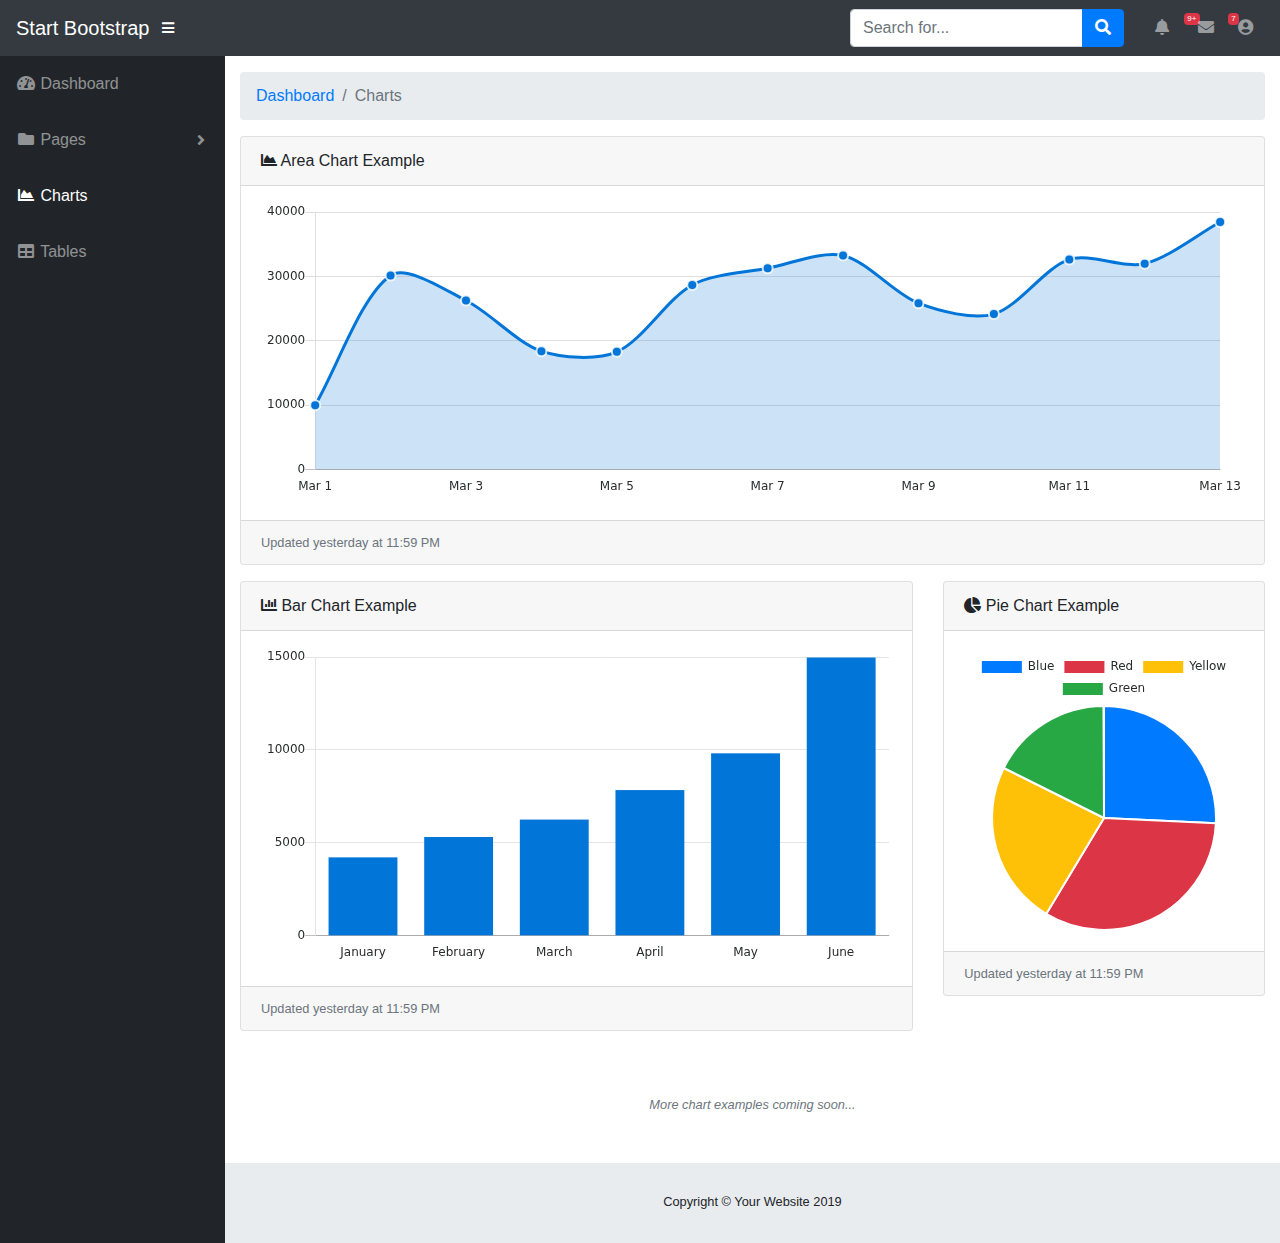
<file: admin/charts.html>
<!DOCTYPE html>
<html lang="en">

<head>

  <meta charset="utf-8">
  <meta http-equiv="X-UA-Compatible" content="IE=edge">
  <meta name="viewport" content="width=device-width, initial-scale=1, shrink-to-fit=no">
  <meta name="description" content="">
  <meta name="author" content="">

  <title>SB Admin - Charts</title>

  <!-- Custom fonts for this template-->
  <link href="vendor/fontawesome-free/css/all.min.css" rel="stylesheet" type="text/css">

  <!-- Page level plugin CSS-->
  <link href="vendor/datatables/dataTables.bootstrap4.css" rel="stylesheet">

  <!-- Custom styles for this template-->
  <link href="css/sb-admin.css" rel="stylesheet">

</head>

<body id="page-top">

  <nav class="navbar navbar-expand navbar-dark bg-dark static-top">

    <a class="navbar-brand mr-1" href="index.html">Start Bootstrap</a>

    <button class="btn btn-link btn-sm text-white order-1 order-sm-0" id="sidebarToggle" href="#">
      <i class="fas fa-bars"></i>
    </button>

    <!-- Navbar Search -->
    <form class="d-none d-md-inline-block form-inline ml-auto mr-0 mr-md-3 my-2 my-md-0">
      <div class="input-group">
        <input type="text" class="form-control" placeholder="Search for..." aria-label="Search" aria-describedby="basic-addon2">
        <div class="input-group-append">
          <button class="btn btn-primary" type="button">
            <i class="fas fa-search"></i>
          </button>
        </div>
      </div>
    </form>

    <!-- Navbar -->
    <ul class="navbar-nav ml-auto ml-md-0">
      <li class="nav-item dropdown no-arrow mx-1">
        <a class="nav-link dropdown-toggle" href="#" id="alertsDropdown" role="button" data-toggle="dropdown" aria-haspopup="true" aria-expanded="false">
          <i class="fas fa-bell fa-fw"></i>
          <span class="badge badge-danger">9+</span>
        </a>
        <div class="dropdown-menu dropdown-menu-right" aria-labelledby="alertsDropdown">
          <a class="dropdown-item" href="#">Action</a>
          <a class="dropdown-item" href="#">Another action</a>
          <div class="dropdown-divider"></div>
          <a class="dropdown-item" href="#">Something else here</a>
        </div>
      </li>
      <li class="nav-item dropdown no-arrow mx-1">
        <a class="nav-link dropdown-toggle" href="#" id="messagesDropdown" role="button" data-toggle="dropdown" aria-haspopup="true" aria-expanded="false">
          <i class="fas fa-envelope fa-fw"></i>
          <span class="badge badge-danger">7</span>
        </a>
        <div class="dropdown-menu dropdown-menu-right" aria-labelledby="messagesDropdown">
          <a class="dropdown-item" href="#">Action</a>
          <a class="dropdown-item" href="#">Another action</a>
          <div class="dropdown-divider"></div>
          <a class="dropdown-item" href="#">Something else here</a>
        </div>
      </li>
      <li class="nav-item dropdown no-arrow">
        <a class="nav-link dropdown-toggle" href="#" id="userDropdown" role="button" data-toggle="dropdown" aria-haspopup="true" aria-expanded="false">
          <i class="fas fa-user-circle fa-fw"></i>
        </a>
        <div class="dropdown-menu dropdown-menu-right" aria-labelledby="userDropdown">
          <a class="dropdown-item" href="#">Settings</a>
          <a class="dropdown-item" href="#">Activity Log</a>
          <div class="dropdown-divider"></div>
          <a class="dropdown-item" href="#" data-toggle="modal" data-target="#logoutModal">Logout</a>
        </div>
      </li>
    </ul>

  </nav>

  <div id="wrapper">

    <!-- Sidebar -->
    <ul class="sidebar navbar-nav">
      <li class="nav-item">
        <a class="nav-link" href="index.html">
          <i class="fas fa-fw fa-tachometer-alt"></i>
          <span>Dashboard</span>
        </a>
      </li>
      <li class="nav-item dropdown">
        <a class="nav-link dropdown-toggle" href="#" id="pagesDropdown" role="button" data-toggle="dropdown" aria-haspopup="true" aria-expanded="false">
          <i class="fas fa-fw fa-folder"></i>
          <span>Pages</span>
        </a>
        <div class="dropdown-menu" aria-labelledby="pagesDropdown">
          <h6 class="dropdown-header">Login Screens:</h6>
          <a class="dropdown-item" href="login.html">Login</a>
          <a class="dropdown-item" href="register.html">Register</a>
          <a class="dropdown-item" href="forgot-password.html">Forgot Password</a>
          <div class="dropdown-divider"></div>
          <h6 class="dropdown-header">Other Pages:</h6>
          <a class="dropdown-item" href="404.html">404 Page</a>
          <a class="dropdown-item" href="blank.html">Blank Page</a>
        </div>
      </li>
      <li class="nav-item active">
        <a class="nav-link" href="charts.html">
          <i class="fas fa-fw fa-chart-area"></i>
          <span>Charts</span></a>
      </li>
      <li class="nav-item">
        <a class="nav-link" href="tables.html">
          <i class="fas fa-fw fa-table"></i>
          <span>Tables</span></a>
      </li>
    </ul>

    <div id="content-wrapper">

      <div class="container-fluid">

        <!-- Breadcrumbs-->
        <ol class="breadcrumb">
          <li class="breadcrumb-item">
            <a href="#">Dashboard</a>
          </li>
          <li class="breadcrumb-item active">Charts</li>
        </ol>

        <!-- Area Chart Example-->
        <div class="card mb-3">
          <div class="card-header">
            <i class="fas fa-chart-area"></i>
            Area Chart Example</div>
          <div class="card-body">
            <canvas id="myAreaChart" width="100%" height="30"></canvas>
          </div>
          <div class="card-footer small text-muted">Updated yesterday at 11:59 PM</div>
        </div>

        <div class="row">
          <div class="col-lg-8">
            <div class="card mb-3">
              <div class="card-header">
                <i class="fas fa-chart-bar"></i>
                Bar Chart Example</div>
              <div class="card-body">
                <canvas id="myBarChart" width="100%" height="50"></canvas>
              </div>
              <div class="card-footer small text-muted">Updated yesterday at 11:59 PM</div>
            </div>
          </div>
          <div class="col-lg-4">
            <div class="card mb-3">
              <div class="card-header">
                <i class="fas fa-chart-pie"></i>
                Pie Chart Example</div>
              <div class="card-body">
                <canvas id="myPieChart" width="100%" height="100"></canvas>
              </div>
              <div class="card-footer small text-muted">Updated yesterday at 11:59 PM</div>
            </div>
          </div>
        </div>

        <p class="small text-center text-muted my-5">
          <em>More chart examples coming soon...</em>
        </p>

      </div>
      <!-- /.container-fluid -->

      <!-- Sticky Footer -->
      <footer class="sticky-footer">
        <div class="container my-auto">
          <div class="copyright text-center my-auto">
            <span>Copyright © Your Website 2019</span>
          </div>
        </div>
      </footer>

    </div>
    <!-- /.content-wrapper -->

  </div>
  <!-- /#wrapper -->

  <!-- Scroll to Top Button-->
  <a class="scroll-to-top rounded" href="#page-top">
    <i class="fas fa-angle-up"></i>
  </a>

  <!-- Logout Modal-->
  <div class="modal fade" id="logoutModal" tabindex="-1" role="dialog" aria-labelledby="exampleModalLabel" aria-hidden="true">
    <div class="modal-dialog" role="document">
      <div class="modal-content">
        <div class="modal-header">
          <h5 class="modal-title" id="exampleModalLabel">Ready to Leave?</h5>
          <button class="close" type="button" data-dismiss="modal" aria-label="Close">
            <span aria-hidden="true">×</span>
          </button>
        </div>
        <div class="modal-body">Select "Logout" below if you are ready to end your current session.</div>
        <div class="modal-footer">
          <button class="btn btn-secondary" type="button" data-dismiss="modal">Cancel</button>
          <a class="btn btn-primary" href="login.html">Logout</a>
        </div>
      </div>
    </div>
  </div>

  <!-- Bootstrap core JavaScript-->
  <script src="vendor/jquery/jquery.min.js"></script>
  <script src="vendor/bootstrap/js/bootstrap.bundle.min.js"></script>

  <!-- Core plugin JavaScript-->
  <script src="vendor/jquery-easing/jquery.easing.min.js"></script>

  <!-- Page level plugin JavaScript-->
  <script src="vendor/chart.js/Chart.min.js"></script>

  <!-- Custom scripts for all pages-->
  <script src="js/sb-admin.min.js"></script>

  <!-- Demo scripts for this page-->
  <script src="js/demo/chart-area-demo.js"></script>
  <script src="js/demo/chart-bar-demo.js"></script>
  <script src="js/demo/chart-pie-demo.js"></script>

</body>

</html>
</file>
<file: vendor/daterangepicker/daterangepicker.css>
.daterangepicker {
  position: absolute;
  color: inherit;
  background-color: #fff;
  border-radius: 4px;
  width: 278px;
  padding: 4px;
  margin-top: 1px;
  top: 100px;
  left: 20px;
  /* Calendars */ }
  .daterangepicker:before, .daterangepicker:after {
    position: absolute;
    display: inline-block;
    border-bottom-color: rgba(0, 0, 0, 0.2);
    content: ''; }
  .daterangepicker:before {
    top: -7px;
    border-right: 7px solid transparent;
    border-left: 7px solid transparent;
    border-bottom: 7px solid #ccc; }
  .daterangepicker:after {
    top: -6px;
    border-right: 6px solid transparent;
    border-bottom: 6px solid #fff;
    border-left: 6px solid transparent; }
  .daterangepicker.opensleft:before {
    right: 9px; }
  .daterangepicker.opensleft:after {
    right: 10px; }
  .daterangepicker.openscenter:before {
    left: 0;
    right: 0;
    width: 0;
    margin-left: auto;
    margin-right: auto; }
  .daterangepicker.openscenter:after {
    left: 0;
    right: 0;
    width: 0;
    margin-left: auto;
    margin-right: auto; }
  .daterangepicker.opensright:before {
    left: 9px; }
  .daterangepicker.opensright:after {
    left: 10px; }
  .daterangepicker.dropup {
    margin-top: -5px; }
    .daterangepicker.dropup:before {
      top: initial;
      bottom: -7px;
      border-bottom: initial;
      border-top: 7px solid #ccc; }
    .daterangepicker.dropup:after {
      top: initial;
      bottom: -6px;
      border-bottom: initial;
      border-top: 6px solid #fff; }
  .daterangepicker.dropdown-menu {
    max-width: none;
    z-index: 3001; }
  .daterangepicker.single .ranges, .daterangepicker.single .calendar {
    float: none; }
  .daterangepicker.show-calendar .calendar {
    display: block; }
  .daterangepicker .calendar {
    display: none;
    max-width: 270px;
    margin: 4px; }
    .daterangepicker .calendar.single .calendar-table {
      border: none; }
    .daterangepicker .calendar th, .daterangepicker .calendar td {
      white-space: nowrap;
      text-align: center;
      min-width: 32px; }
  .daterangepicker .calendar-table {
    border: 1px solid #fff;
    padding: 4px;
    border-radius: 4px;
    background-color: #fff; }
  .daterangepicker table {
    width: 100%;
    margin: 0; }
  .daterangepicker td, .daterangepicker th {
    text-align: center;
    width: 20px;
    height: 20px;
    border-radius: 4px;
    border: 1px solid transparent;
    white-space: nowrap;
    cursor: pointer; }
    .daterangepicker td.available:hover, .daterangepicker th.available:hover {
      background-color: #eee;
      border-color: transparent;
      color: inherit; }
    .daterangepicker td.week, .daterangepicker th.week {
      font-size: 80%;
      color: #ccc; }
  .daterangepicker td.off, .daterangepicker td.off.in-range, .daterangepicker td.off.start-date, .daterangepicker td.off.end-date {
    background-color: #fff;
    border-color: transparent;
    color: #999; }
  .daterangepicker td.in-range {
    background-color: #ebf4f8;
    border-color: transparent;
    color: #000;
    border-radius: 0; }
  .daterangepicker td.start-date {
    border-radius: 4px 0 0 4px; }
  .daterangepicker td.end-date {
    border-radius: 0 4px 4px 0; }
  .daterangepicker td.start-date.end-date {
    border-radius: 4px; }
  .daterangepicker td.active, .daterangepicker td.active:hover {
    background-color: #357ebd;
    border-color: transparent;
    color: #fff; }
  .daterangepicker th.month {
    width: auto; }
  .daterangepicker td.disabled, .daterangepicker option.disabled {
    color: #999;
    cursor: not-allowed;
    text-decoration: line-through; }
  .daterangepicker select.monthselect, .daterangepicker select.yearselect {
    font-size: 12px;
    padding: 1px;
    height: auto;
    margin: 0;
    cursor: default; }
  .daterangepicker select.monthselect {
    margin-right: 2%;
    width: 56%; }
  .daterangepicker select.yearselect {
    width: 40%; }
  .daterangepicker select.hourselect, .daterangepicker select.minuteselect, .daterangepicker select.secondselect, .daterangepicker select.ampmselect {
    width: 50px;
    margin-bottom: 0; }
  .daterangepicker .input-mini {
    border: 1px solid #ccc;
    border-radius: 4px;
    color: #555;
    height: 30px;
    line-height: 30px;
    display: block;
    vertical-align: middle;
    margin: 0 0 5px 0;
    padding: 0 6px 0 28px;
    width: 100%; }
    .daterangepicker .input-mini.active {
      border: 1px solid #08c;
      border-radius: 4px; }
  .daterangepicker .daterangepicker_input {
    position: relative; }
    .daterangepicker .daterangepicker_input i {
      position: absolute;
      left: 8px;
      top: 8px; }
  .daterangepicker.rtl .input-mini {
    padding-right: 28px;
    padding-left: 6px; }
  .daterangepicker.rtl .daterangepicker_input i {
    left: auto;
    right: 8px; }
  .daterangepicker .calendar-time {
    text-align: center;
    margin: 5px auto;
    line-height: 30px;
    position: relative;
    padding-left: 28px; }
    .daterangepicker .calendar-time select.disabled {
      color: #ccc;
      cursor: not-allowed; }

.ranges {
  font-size: 11px;
  float: none;
  margin: 4px;
  text-align: left; }
  .ranges ul {
    list-style: none;
    margin: 0 auto;
    padding: 0;
    width: 100%; }
  .ranges li {
    font-size: 13px;
    background-color: #f5f5f5;
    border: 1px solid #f5f5f5;
    border-radius: 4px;
    color: #08c;
    padding: 3px 12px;
    margin-bottom: 8px;
    cursor: pointer; }
    .ranges li:hover {
      background-color: #08c;
      border: 1px solid #08c;
      color: #fff; }
    .ranges li.active {
      background-color: #08c;
      border: 1px solid #08c;
      color: #fff; }

/*  Larger Screen Styling */
@media (min-width: 564px) {
  .daterangepicker {
    width: auto; }
    .daterangepicker .ranges ul {
      width: 160px; }
    .daterangepicker.single .ranges ul {
      width: 100%; }
    .daterangepicker.single .calendar.left {
      clear: none; }
    .daterangepicker.single.ltr .ranges, .daterangepicker.single.ltr .calendar {
      float: left; }
    .daterangepicker.single.rtl .ranges, .daterangepicker.single.rtl .calendar {
      float: right; }
    .daterangepicker.ltr {
      direction: ltr;
      text-align: left; }
      .daterangepicker.ltr .calendar.left {
        clear: left;
        margin-right: 0; }
        .daterangepicker.ltr .calendar.left .calendar-table {
          border-right: none;
          border-top-right-radius: 0;
          border-bottom-right-radius: 0; }
      .daterangepicker.ltr .calendar.right {
        margin-left: 0; }
        .daterangepicker.ltr .calendar.right .calendar-table {
          border-left: none;
          border-top-left-radius: 0;
          border-bottom-left-radius: 0; }
      .daterangepicker.ltr .left .daterangepicker_input {
        padding-right: 12px; }
      .daterangepicker.ltr .calendar.left .calendar-table {
        padding-right: 12px; }
      .daterangepicker.ltr .ranges, .daterangepicker.ltr .calendar {
        float: left; }
    .daterangepicker.rtl {
      direction: rtl;
      text-align: right; }
      .daterangepicker.rtl .calendar.left {
        clear: right;
        margin-left: 0; }
        .daterangepicker.rtl .calendar.left .calendar-table {
          border-left: none;
          border-top-left-radius: 0;
          border-bottom-left-radius: 0; }
      .daterangepicker.rtl .calendar.right {
        margin-right: 0; }
        .daterangepicker.rtl .calendar.right .calendar-table {
          border-right: none;
          border-top-right-radius: 0;
          border-bottom-right-radius: 0; }
      .daterangepicker.rtl .left .daterangepicker_input {
        padding-left: 12px; }
      .daterangepicker.rtl .calendar.left .calendar-table {
        padding-left: 12px; }
      .daterangepicker.rtl .ranges, .daterangepicker.rtl .calendar {
        text-align: right;
        float: right; } }
@media (min-width: 730px) {
  .daterangepicker .ranges {
    width: auto; }
  .daterangepicker.ltr .ranges {
    float: left; }
  .daterangepicker.rtl .ranges {
    float: right; }
  .daterangepicker .calendar.left {
    clear: none !important; } }
</file>
<file: css/util.css>
.fs-1 {font-size: 1px;}
.fs-2 {font-size: 2px;}
.fs-3 {font-size: 3px;}
.fs-4 {font-size: 4px;}
.fs-5 {font-size: 5px;}
.fs-6 {font-size: 6px;}
.fs-7 {font-size: 7px;}
.fs-8 {font-size: 8px;}
.fs-9 {font-size: 9px;}
.fs-10 {font-size: 10px;}
.fs-11 {font-size: 11px;}
.fs-12 {font-size: 12px;}
.fs-13 {font-size: 13px;}
.fs-14 {font-size: 14px;}
.fs-15 {font-size: 15px;}
.fs-16 {font-size: 16px;}
.fs-17 {font-size: 17px;}
.fs-18 {font-size: 18px;}
.fs-19 {font-size: 19px;}
.fs-20 {font-size: 20px;}
.fs-21 {font-size: 21px;}
.fs-22 {font-size: 22px;}
.fs-23 {font-size: 23px;}
.fs-24 {font-size: 24px;}
.fs-25 {font-size: 25px;}
.fs-26 {font-size: 26px;}
.fs-27 {font-size: 27px;}
.fs-28 {font-size: 28px;}
.fs-29 {font-size: 29px;}
.fs-30 {font-size: 30px;}
.fs-31 {font-size: 31px;}
.fs-32 {font-size: 32px;}
.fs-33 {font-size: 33px;}
.fs-34 {font-size: 34px;}
.fs-35 {font-size: 35px;}
.fs-36 {font-size: 36px;}
.fs-37 {font-size: 37px;}
.fs-38 {font-size: 38px;}
.fs-39 {font-size: 39px;}
.fs-40 {font-size: 40px;}
.fs-41 {font-size: 41px;}
.fs-42 {font-size: 42px;}
.fs-43 {font-size: 43px;}
.fs-44 {font-size: 44px;}
.fs-45 {font-size: 45px;}
.fs-46 {font-size: 46px;}
.fs-47 {font-size: 47px;}
.fs-48 {font-size: 48px;}
.fs-49 {font-size: 49px;}
.fs-50 {font-size: 50px;}
.fs-51 {font-size: 51px;}
.fs-52 {font-size: 52px;}
.fs-53 {font-size: 53px;}
.fs-54 {font-size: 54px;}
.fs-55 {font-size: 55px;}
.fs-56 {font-size: 56px;}
.fs-57 {font-size: 57px;}
.fs-58 {font-size: 58px;}
.fs-59 {font-size: 59px;}
.fs-60 {font-size: 60px;}
.fs-61 {font-size: 61px;}
.fs-62 {font-size: 62px;}
.fs-63 {font-size: 63px;}
.fs-64 {font-size: 64px;}
.fs-65 {font-size: 65px;}
.fs-66 {font-size: 66px;}
.fs-67 {font-size: 67px;}
.fs-68 {font-size: 68px;}
.fs-69 {font-size: 69px;}
.fs-70 {font-size: 70px;}
.fs-71 {font-size: 71px;}
.fs-72 {font-size: 72px;}
.fs-73 {font-size: 73px;}
.fs-74 {font-size: 74px;}
.fs-75 {font-size: 75px;}
.fs-76 {font-size: 76px;}
.fs-77 {font-size: 77px;}
.fs-78 {font-size: 78px;}
.fs-79 {font-size: 79px;}
.fs-80 {font-size: 80px;}
.fs-81 {font-size: 81px;}
.fs-82 {font-size: 82px;}
.fs-83 {font-size: 83px;}
.fs-84 {font-size: 84px;}
.fs-85 {font-size: 85px;}
.fs-86 {font-size: 86px;}
.fs-87 {font-size: 87px;}
.fs-88 {font-size: 88px;}
.fs-89 {font-size: 89px;}
.fs-90 {font-size: 90px;}
.fs-91 {font-size: 91px;}
.fs-92 {font-size: 92px;}
.fs-93 {font-size: 93px;}
.fs-94 {font-size: 94px;}
.fs-95 {font-size: 95px;}
.fs-96 {font-size: 96px;}
.fs-97 {font-size: 97px;}
.fs-98 {font-size: 98px;}
.fs-99 {font-size: 99px;}
.fs-100 {font-size: 100px;}
.fs-101 {font-size: 101px;}
.fs-102 {font-size: 102px;}
.fs-103 {font-size: 103px;}
.fs-104 {font-size: 104px;}
.fs-105 {font-size: 105px;}
.fs-106 {font-size: 106px;}
.fs-107 {font-size: 107px;}
.fs-108 {font-size: 108px;}
.fs-109 {font-size: 109px;}
.fs-110 {font-size: 110px;}
.fs-111 {font-size: 111px;}
.fs-112 {font-size: 112px;}
.fs-113 {font-size: 113px;}
.fs-114 {font-size: 114px;}
.fs-115 {font-size: 115px;}
.fs-116 {font-size: 116px;}
.fs-117 {font-size: 117px;}
.fs-118 {font-size: 118px;}
.fs-119 {font-size: 119px;}
.fs-120 {font-size: 120px;}
.fs-121 {font-size: 121px;}
.fs-122 {font-size: 122px;}
.fs-123 {font-size: 123px;}
.fs-124 {font-size: 124px;}
.fs-125 {font-size: 125px;}
.fs-126 {font-size: 126px;}
.fs-127 {font-size: 127px;}
.fs-128 {font-size: 128px;}
.fs-129 {font-size: 129px;}
.fs-130 {font-size: 130px;}
.fs-131 {font-size: 131px;}
.fs-132 {font-size: 132px;}
.fs-133 {font-size: 133px;}
.fs-134 {font-size: 134px;}
.fs-135 {font-size: 135px;}
.fs-136 {font-size: 136px;}
.fs-137 {font-size: 137px;}
.fs-138 {font-size: 138px;}
.fs-139 {font-size: 139px;}
.fs-140 {font-size: 140px;}
.fs-141 {font-size: 141px;}
.fs-142 {font-size: 142px;}
.fs-143 {font-size: 143px;}
.fs-144 {font-size: 144px;}
.fs-145 {font-size: 145px;}
.fs-146 {font-size: 146px;}
.fs-147 {font-size: 147px;}
.fs-148 {font-size: 148px;}
.fs-149 {font-size: 149px;}
.fs-150 {font-size: 150px;}
.fs-151 {font-size: 151px;}
.fs-152 {font-size: 152px;}
.fs-153 {font-size: 153px;}
.fs-154 {font-size: 154px;}
.fs-155 {font-size: 155px;}
.fs-156 {font-size: 156px;}
.fs-157 {font-size: 157px;}
.fs-158 {font-size: 158px;}
.fs-159 {font-size: 159px;}
.fs-160 {font-size: 160px;}
.fs-161 {font-size: 161px;}
.fs-162 {font-size: 162px;}
.fs-163 {font-size: 163px;}
.fs-164 {font-size: 164px;}
.fs-165 {font-size: 165px;}
.fs-166 {font-size: 166px;}
.fs-167 {font-size: 167px;}
.fs-168 {font-size: 168px;}
.fs-169 {font-size: 169px;}
.fs-170 {font-size: 170px;}
.fs-171 {font-size: 171px;}
.fs-172 {font-size: 172px;}
.fs-173 {font-size: 173px;}
.fs-174 {font-size: 174px;}
.fs-175 {font-size: 175px;}
.fs-176 {font-size: 176px;}
.fs-177 {font-size: 177px;}
.fs-178 {font-size: 178px;}
.fs-179 {font-size: 179px;}
.fs-180 {font-size: 180px;}
.fs-181 {font-size: 181px;}
.fs-182 {font-size: 182px;}
.fs-183 {font-size: 183px;}
.fs-184 {font-size: 184px;}
.fs-185 {font-size: 185px;}
.fs-186 {font-size: 186px;}
.fs-187 {font-size: 187px;}
.fs-188 {font-size: 188px;}
.fs-189 {font-size: 189px;}
.fs-190 {font-size: 190px;}
.fs-191 {font-size: 191px;}
.fs-192 {font-size: 192px;}
.fs-193 {font-size: 193px;}
.fs-194 {font-size: 194px;}
.fs-195 {font-size: 195px;}
.fs-196 {font-size: 196px;}
.fs-197 {font-size: 197px;}
.fs-198 {font-size: 198px;}
.fs-199 {font-size: 199px;}
.fs-200 {font-size: 200px;}

/*[ PADDING ]
///////////////////////////////////////////////////////////
*/
.p-t-0 {padding-top: 0px;}
.p-t-1 {padding-top: 1px;}
.p-t-2 {padding-top: 2px;}
.p-t-3 {padding-top: 3px;}
.p-t-4 {padding-top: 4px;}
.p-t-5 {padding-top: 5px;}
.p-t-6 {padding-top: 6px;}
.p-t-7 {padding-top: 7px;}
.p-t-8 {padding-top: 8px;}
.p-t-9 {padding-top: 9px;}
.p-t-10 {padding-top: 10px;}
.p-t-11 {padding-top: 11px;}
.p-t-12 {padding-top: 12px;}
.p-t-13 {padding-top: 13px;}
.p-t-14 {padding-top: 14px;}
.p-t-15 {padding-top: 15px;}
.p-t-16 {padding-top: 16px;}
.p-t-17 {padding-top: 17px;}
.p-t-18 {padding-top: 18px;}
.p-t-19 {padding-top: 19px;}
.p-t-20 {padding-top: 20px;}
.p-t-21 {padding-top: 21px;}
.p-t-22 {padding-top: 22px;}
.p-t-23 {padding-top: 23px;}
.p-t-24 {padding-top: 24px;}
.p-t-25 {padding-top: 25px;}
.p-t-26 {padding-top: 26px;}
.p-t-27 {padding-top: 27px;}
.p-t-28 {padding-top: 28px;}
.p-t-29 {padding-top: 29px;}
.p-t-30 {padding-top: 30px;}
.p-t-31 {padding-top: 31px;}
.p-t-32 {padding-top: 32px;}
.p-t-33 {padding-top: 33px;}
.p-t-34 {padding-top: 34px;}
.p-t-35 {padding-top: 35px;}
.p-t-36 {padding-top: 36px;}
.p-t-37 {padding-top: 37px;}
.p-t-38 {padding-top: 38px;}
.p-t-39 {padding-top: 39px;}
.p-t-40 {padding-top: 40px;}
.p-t-41 {padding-top: 41px;}
.p-t-42 {padding-top: 42px;}
.p-t-43 {padding-top: 43px;}
.p-t-44 {padding-top: 44px;}
.p-t-45 {padding-top: 45px;}
.p-t-46 {padding-top: 46px;}
.p-t-47 {padding-top: 47px;}
.p-t-48 {padding-top: 48px;}
.p-t-49 {padding-top: 49px;}
.p-t-50 {padding-top: 50px;}
.p-t-51 {padding-top: 51px;}
.p-t-52 {padding-top: 52px;}
.p-t-53 {padding-top: 53px;}
.p-t-54 {padding-top: 54px;}
.p-t-55 {padding-top: 55px;}
.p-t-56 {padding-top: 56px;}
.p-t-57 {padding-top: 57px;}
.p-t-58 {padding-top: 58px;}
.p-t-59 {padding-top: 59px;}
.p-t-60 {padding-top: 60px;}
.p-t-61 {padding-top: 61px;}
.p-t-62 {padding-top: 62px;}
.p-t-63 {padding-top: 63px;}
.p-t-64 {padding-top: 64px;}
.p-t-65 {padding-top: 65px;}
.p-t-66 {padding-top: 66px;}
.p-t-67 {padding-top: 67px;}
.p-t-68 {padding-top: 68px;}
.p-t-69 {padding-top: 69px;}
.p-t-70 {padding-top: 70px;}
.p-t-71 {padding-top: 71px;}
.p-t-72 {padding-top: 72px;}
.p-t-73 {padding-top: 73px;}
.p-t-74 {padding-top: 74px;}
.p-t-75 {padding-top: 75px;}
.p-t-76 {padding-top: 76px;}
.p-t-77 {padding-top: 77px;}
.p-t-78 {padding-top: 78px;}
.p-t-79 {padding-top: 79px;}
.p-t-80 {padding-top: 80px;}
.p-t-81 {padding-top: 81px;}
.p-t-82 {padding-top: 82px;}
.p-t-83 {padding-top: 83px;}
.p-t-84 {padding-top: 84px;}
.p-t-85 {padding-top: 85px;}
.p-t-86 {padding-top: 86px;}
.p-t-87 {padding-top: 87px;}
.p-t-88 {padding-top: 88px;}
.p-t-89 {padding-top: 89px;}
.p-t-90 {padding-top: 90px;}
.p-t-91 {padding-top: 91px;}
.p-t-92 {padding-top: 92px;}
.p-t-93 {padding-top: 93px;}
.p-t-94 {padding-top: 94px;}
.p-t-95 {padding-top: 95px;}
.p-t-96 {padding-top: 96px;}
.p-t-97 {padding-top: 97px;}
.p-t-98 {padding-top: 98px;}
.p-t-99 {padding-top: 99px;}
.p-t-100 {padding-top: 100px;}
.p-t-101 {padding-top: 101px;}
.p-t-102 {padding-top: 102px;}
.p-t-103 {padding-top: 103px;}
.p-t-104 {padding-top: 104px;}
.p-t-105 {padding-top: 105px;}
.p-t-106 {padding-top: 106px;}
.p-t-107 {padding-top: 107px;}
.p-t-108 {padding-top: 108px;}
.p-t-109 {padding-top: 109px;}
.p-t-110 {padding-top: 110px;}
.p-t-111 {padding-top: 111px;}
.p-t-112 {padding-top: 112px;}
.p-t-113 {padding-top: 113px;}
.p-t-114 {padding-top: 114px;}
.p-t-115 {padding-top: 115px;}
.p-t-116 {padding-top: 116px;}
.p-t-117 {padding-top: 117px;}
.p-t-118 {padding-top: 118px;}
.p-t-119 {padding-top: 119px;}
.p-t-120 {padding-top: 120px;}
.p-t-121 {padding-top: 121px;}
.p-t-122 {padding-top: 122px;}
.p-t-123 {padding-top: 123px;}
.p-t-124 {padding-top: 124px;}
.p-t-125 {padding-top: 125px;}
.p-t-126 {padding-top: 126px;}
.p-t-127 {padding-top: 127px;}
.p-t-128 {padding-top: 128px;}
.p-t-129 {padding-top: 129px;}
.p-t-130 {padding-top: 130px;}
.p-t-131 {padding-top: 131px;}
.p-t-132 {padding-top: 132px;}
.p-t-133 {padding-top: 133px;}
.p-t-134 {padding-top: 134px;}
.p-t-135 {padding-top: 135px;}
.p-t-136 {padding-top: 136px;}
.p-t-137 {padding-top: 137px;}
.p-t-138 {padding-top: 138px;}
.p-t-139 {padding-top: 139px;}
.p-t-140 {padding-top: 140px;}
.p-t-141 {padding-top: 141px;}
.p-t-142 {padding-top: 142px;}
.p-t-143 {padding-top: 143px;}
.p-t-144 {padding-top: 144px;}
.p-t-145 {padding-top: 145px;}
.p-t-146 {padding-top: 146px;}
.p-t-147 {padding-top: 147px;}
.p-t-148 {padding-top: 148px;}
.p-t-149 {padding-top: 149px;}
.p-t-150 {padding-top: 150px;}
.p-t-151 {padding-top: 151px;}
.p-t-152 {padding-top: 152px;}
.p-t-153 {padding-top: 153px;}
.p-t-154 {padding-top: 154px;}
.p-t-155 {padding-top: 155px;}
.p-t-156 {padding-top: 156px;}
.p-t-157 {padding-top: 157px;}
.p-t-158 {padding-top: 158px;}
.p-t-159 {padding-top: 159px;}
.p-t-160 {padding-top: 160px;}
.p-t-161 {padding-top: 161px;}
.p-t-162 {padding-top: 162px;}
.p-t-163 {padding-top: 163px;}
.p-t-164 {padding-top: 164px;}
.p-t-165 {padding-top: 165px;}
.p-t-166 {padding-top: 166px;}
.p-t-167 {padding-top: 167px;}
.p-t-168 {padding-top: 168px;}
.p-t-169 {padding-top: 169px;}
.p-t-170 {padding-top: 170px;}
.p-t-171 {padding-top: 171px;}
.p-t-172 {padding-top: 172px;}
.p-t-173 {padding-top: 173px;}
.p-t-174 {padding-top: 174px;}
.p-t-175 {padding-top: 175px;}
.p-t-176 {padding-top: 176px;}
.p-t-177 {padding-top: 177px;}
.p-t-178 {padding-top: 178px;}
.p-t-179 {padding-top: 179px;}
.p-t-180 {padding-top: 180px;}
.p-t-181 {padding-top: 181px;}
.p-t-182 {padding-top: 182px;}
.p-t-183 {padding-top: 183px;}
.p-t-184 {padding-top: 184px;}
.p-t-185 {padding-top: 185px;}
.p-t-186 {padding-top: 186px;}
.p-t-187 {padding-top: 187px;}
.p-t-188 {padding-top: 188px;}
.p-t-189 {padding-top: 189px;}
.p-t-190 {padding-top: 190px;}
.p-t-191 {padding-top: 191px;}
.p-t-192 {padding-top: 192px;}
.p-t-193 {padding-top: 193px;}
.p-t-194 {padding-top: 194px;}
.p-t-195 {padding-top: 195px;}
.p-t-196 {padding-top: 196px;}
.p-t-197 {padding-top: 197px;}
.p-t-198 {padding-top: 198px;}
.p-t-199 {padding-top: 199px;}
.p-t-200 {padding-top: 200px;}
.p-t-201 {padding-top: 201px;}
.p-t-202 {padding-top: 202px;}
.p-t-203 {padding-top: 203px;}
.p-t-204 {padding-top: 204px;}
.p-t-205 {padding-top: 205px;}
.p-t-206 {padding-top: 206px;}
.p-t-207 {padding-top: 207px;}
.p-t-208 {padding-top: 208px;}
.p-t-209 {padding-top: 209px;}
.p-t-210 {padding-top: 210px;}
.p-t-211 {padding-top: 211px;}
.p-t-212 {padding-top: 212px;}
.p-t-213 {padding-top: 213px;}
.p-t-214 {padding-top: 214px;}
.p-t-215 {padding-top: 215px;}
.p-t-216 {padding-top: 216px;}
.p-t-217 {padding-top: 217px;}
.p-t-218 {padding-top: 218px;}
.p-t-219 {padding-top: 219px;}
.p-t-220 {padding-top: 220px;}
.p-t-221 {padding-top: 221px;}
.p-t-222 {padding-top: 222px;}
.p-t-223 {padding-top: 223px;}
.p-t-224 {padding-top: 224px;}
.p-t-225 {padding-top: 225px;}
.p-t-226 {padding-top: 226px;}
.p-t-227 {padding-top: 227px;}
.p-t-228 {padding-top: 228px;}
.p-t-229 {padding-top: 229px;}
.p-t-230 {padding-top: 230px;}
.p-t-231 {padding-top: 231px;}
.p-t-232 {padding-top: 232px;}
.p-t-233 {padding-top: 233px;}
.p-t-234 {padding-top: 234px;}
.p-t-235 {padding-top: 235px;}
.p-t-236 {padding-top: 236px;}
.p-t-237 {padding-top: 237px;}
.p-t-238 {padding-top: 238px;}
.p-t-239 {padding-top: 239px;}
.p-t-240 {padding-top: 240px;}
.p-t-241 {padding-top: 241px;}
.p-t-242 {padding-top: 242px;}
.p-t-243 {padding-top: 243px;}
.p-t-244 {padding-top: 244px;}
.p-t-245 {padding-top: 245px;}
.p-t-246 {padding-top: 246px;}
.p-t-247 {padding-top: 247px;}
.p-t-248 {padding-top: 248px;}
.p-t-249 {padding-top: 249px;}
.p-t-250 {padding-top: 250px;}
.p-b-0 {padding-bottom: 0px;}
.p-b-1 {padding-bottom: 1px;}
.p-b-2 {padding-bottom: 2px;}
.p-b-3 {padding-bottom: 3px;}
.p-b-4 {padding-bottom: 4px;}
.p-b-5 {padding-bottom: 5px;}
.p-b-6 {padding-bottom: 6px;}
.p-b-7 {padding-bottom: 7px;}
.p-b-8 {padding-bottom: 8px;}
.p-b-9 {padding-bottom: 9px;}
.p-b-10 {padding-bottom: 10px;}
.p-b-11 {padding-bottom: 11px;}
.p-b-12 {padding-bottom: 12px;}
.p-b-13 {padding-bottom: 13px;}
.p-b-14 {padding-bottom: 14px;}
.p-b-15 {padding-bottom: 15px;}
.p-b-16 {padding-bottom: 16px;}
.p-b-17 {padding-bottom: 17px;}
.p-b-18 {padding-bottom: 18px;}
.p-b-19 {padding-bottom: 19px;}
.p-b-20 {padding-bottom: 20px;}
.p-b-21 {padding-bottom: 21px;}
.p-b-22 {padding-bottom: 22px;}
.p-b-23 {padding-bottom: 23px;}
.p-b-24 {padding-bottom: 24px;}
.p-b-25 {padding-bottom: 25px;}
.p-b-26 {padding-bottom: 26px;}
.p-b-27 {padding-bottom: 27px;}
.p-b-28 {padding-bottom: 28px;}
.p-b-29 {padding-bottom: 29px;}
.p-b-30 {padding-bottom: 30px;}
.p-b-31 {padding-bottom: 31px;}
.p-b-32 {padding-bottom: 32px;}
.p-b-33 {padding-bottom: 33px;}
.p-b-34 {padding-bottom: 34px;}
.p-b-35 {padding-bottom: 35px;}
.p-b-36 {padding-bottom: 36px;}
.p-b-37 {padding-bottom: 37px;}
.p-b-38 {padding-bottom: 38px;}
.p-b-39 {padding-bottom: 39px;}
.p-b-40 {padding-bottom: 40px;}
.p-b-41 {padding-bottom: 41px;}
.p-b-42 {padding-bottom: 42px;}
.p-b-43 {padding-bottom: 43px;}
.p-b-44 {padding-bottom: 44px;}
.p-b-45 {padding-bottom: 45px;}
.p-b-46 {padding-bottom: 46px;}
.p-b-47 {padding-bottom: 47px;}
.p-b-48 {padding-bottom: 48px;}
.p-b-49 {padding-bottom: 49px;}
.p-b-50 {padding-bottom: 50px;}
.p-b-51 {padding-bottom: 51px;}
.p-b-52 {padding-bottom: 52px;}
.p-b-53 {padding-bottom: 53px;}
.p-b-54 {padding-bottom: 54px;}
.p-b-55 {padding-bottom: 55px;}
.p-b-56 {padding-bottom: 56px;}
.p-b-57 {padding-bottom: 57px;}
.p-b-58 {padding-bottom: 58px;}
.p-b-59 {padding-bottom: 59px;}
.p-b-60 {padding-bottom: 60px;}
.p-b-61 {padding-bottom: 61px;}
.p-b-62 {padding-bottom: 62px;}
.p-b-63 {padding-bottom: 63px;}
.p-b-64 {padding-bottom: 64px;}
.p-b-65 {padding-bottom: 65px;}
.p-b-66 {padding-bottom: 66px;}
.p-b-67 {padding-bottom: 67px;}
.p-b-68 {padding-bottom: 68px;}
.p-b-69 {padding-bottom: 69px;}
.p-b-70 {padding-bottom: 70px;}
.p-b-71 {padding-bottom: 71px;}
.p-b-72 {padding-bottom: 72px;}
.p-b-73 {padding-bottom: 73px;}
.p-b-74 {padding-bottom: 74px;}
.p-b-75 {padding-bottom: 75px;}
.p-b-76 {padding-bottom: 76px;}
.p-b-77 {padding-bottom: 77px;}
.p-b-78 {padding-bottom: 78px;}
.p-b-79 {padding-bottom: 79px;}
.p-b-80 {padding-bottom: 80px;}
.p-b-81 {padding-bottom: 81px;}
.p-b-82 {padding-bottom: 82px;}
.p-b-83 {padding-bottom: 83px;}
.p-b-84 {padding-bottom: 84px;}
.p-b-85 {padding-bottom: 85px;}
.p-b-86 {padding-bottom: 86px;}
.p-b-87 {padding-bottom: 87px;}
.p-b-88 {padding-bottom: 88px;}
.p-b-89 {padding-bottom: 89px;}
.p-b-90 {padding-bottom: 90px;}
.p-b-91 {padding-bottom: 91px;}
.p-b-92 {padding-bottom: 92px;}
.p-b-93 {padding-bottom: 93px;}
.p-b-94 {padding-bottom: 94px;}
.p-b-95 {padding-bottom: 95px;}
.p-b-96 {padding-bottom: 96px;}
.p-b-97 {padding-bottom: 97px;}
.p-b-98 {padding-bottom: 98px;}
.p-b-99 {padding-bottom: 99px;}
.p-b-100 {padding-bottom: 100px;}
.p-b-101 {padding-bottom: 101px;}
.p-b-102 {padding-bottom: 102px;}
.p-b-103 {padding-bottom: 103px;}
.p-b-104 {padding-bottom: 104px;}
.p-b-105 {padding-bottom: 105px;}
.p-b-106 {padding-bottom: 106px;}
.p-b-107 {padding-bottom: 107px;}
.p-b-108 {padding-bottom: 108px;}
.p-b-109 {padding-bottom: 109px;}
.p-b-110 {padding-bottom: 110px;}
.p-b-111 {padding-bottom: 111px;}
.p-b-112 {padding-bottom: 112px;}
.p-b-113 {padding-bottom: 113px;}
.p-b-114 {padding-bottom: 114px;}
.p-b-115 {padding-bottom: 115px;}
.p-b-116 {padding-bottom: 116px;}
.p-b-117 {padding-bottom: 117px;}
.p-b-118 {padding-bottom: 118px;}
.p-b-119 {padding-bottom: 119px;}
.p-b-120 {padding-bottom: 120px;}
.p-b-121 {padding-bottom: 121px;}
.p-b-122 {padding-bottom: 122px;}
.p-b-123 {padding-bottom: 123px;}
.p-b-124 {padding-bottom: 124px;}
.p-b-125 {padding-bottom: 125px;}
.p-b-126 {padding-bottom: 126px;}
.p-b-127 {padding-bottom: 127px;}
.p-b-128 {padding-bottom: 128px;}
.p-b-129 {padding-bottom: 129px;}
.p-b-130 {padding-bottom: 130px;}
.p-b-131 {padding-bottom: 131px;}
.p-b-132 {padding-bottom: 132px;}
.p-b-133 {padding-bottom: 133px;}
.p-b-134 {padding-bottom: 134px;}
.p-b-135 {padding-bottom: 135px;}
.p-b-136 {padding-bottom: 136px;}
.p-b-137 {padding-bottom: 137px;}
.p-b-138 {padding-bottom: 138px;}
.p-b-139 {padding-bottom: 139px;}
.p-b-140 {padding-bottom: 140px;}
.p-b-141 {padding-bottom: 141px;}
.p-b-142 {padding-bottom: 142px;}
.p-b-143 {padding-bottom: 143px;}
.p-b-144 {padding-bottom: 144px;}
.p-b-145 {padding-bottom: 145px;}
.p-b-146 {padding-bottom: 146px;}
.p-b-147 {padding-bottom: 147px;}
.p-b-148 {padding-bottom: 148px;}
.p-b-149 {padding-bottom: 149px;}
.p-b-150 {padding-bottom: 150px;}
.p-b-151 {padding-bottom: 151px;}
.p-b-152 {padding-bottom: 152px;}
.p-b-153 {padding-bottom: 153px;}
.p-b-154 {padding-bottom: 154px;}
.p-b-155 {padding-bottom: 155px;}
.p-b-156 {padding-bottom: 156px;}
.p-b-157 {padding-bottom: 157px;}
.p-b-158 {padding-bottom: 158px;}
.p-b-159 {padding-bottom: 159px;}
.p-b-160 {padding-bottom: 160px;}
.p-b-161 {padding-bottom: 161px;}
.p-b-162 {padding-bottom: 162px;}
.p-b-163 {padding-bottom: 163px;}
.p-b-164 {padding-bottom: 164px;}
.p-b-165 {padding-bottom: 165px;}
.p-b-166 {padding-bottom: 166px;}
.p-b-167 {padding-bottom: 167px;}
.p-b-168 {padding-bottom: 168px;}
.p-b-169 {padding-bottom: 169px;}
.p-b-170 {padding-bottom: 170px;}
.p-b-171 {padding-bottom: 171px;}
.p-b-172 {padding-bottom: 172px;}
.p-b-173 {padding-bottom: 173px;}
.p-b-174 {padding-bottom: 174px;}
.p-b-175 {padding-bottom: 175px;}
.p-b-176 {padding-bottom: 176px;}
.p-b-177 {padding-bottom: 177px;}
.p-b-178 {padding-bottom: 178px;}
.p-b-179 {padding-bottom: 179px;}
.p-b-180 {padding-bottom: 180px;}
.p-b-181 {padding-bottom: 181px;}
.p-b-182 {padding-bottom: 182px;}
.p-b-183 {padding-bottom: 183px;}
.p-b-184 {padding-bottom: 184px;}
.p-b-185 {padding-bottom: 185px;}
.p-b-186 {padding-bottom: 186px;}
.p-b-187 {padding-bottom: 187px;}
.p-b-188 {padding-bottom: 188px;}
.p-b-189 {padding-bottom: 189px;}
.p-b-190 {padding-bottom: 190px;}
.p-b-191 {padding-bottom: 191px;}
.p-b-192 {padding-bottom: 192px;}
.p-b-193 {padding-bottom: 193px;}
.p-b-194 {padding-bottom: 194px;}
.p-b-195 {padding-bottom: 195px;}
.p-b-196 {padding-bottom: 196px;}
.p-b-197 {padding-bottom: 197px;}
.p-b-198 {padding-bottom: 198px;}
.p-b-199 {padding-bottom: 199px;}
.p-b-200 {padding-bottom: 200px;}
.p-b-201 {padding-bottom: 201px;}
.p-b-202 {padding-bottom: 202px;}
.p-b-203 {padding-bottom: 203px;}
.p-b-204 {padding-bottom: 204px;}
.p-b-205 {padding-bottom: 205px;}
.p-b-206 {padding-bottom: 206px;}
.p-b-207 {padding-bottom: 207px;}
.p-b-208 {padding-bottom: 208px;}
.p-b-209 {padding-bottom: 209px;}
.p-b-210 {padding-bottom: 210px;}
.p-b-211 {padding-bottom: 211px;}
.p-b-212 {padding-bottom: 212px;}
.p-b-213 {padding-bottom: 213px;}
.p-b-214 {padding-bottom: 214px;}
.p-b-215 {padding-bottom: 215px;}
.p-b-216 {padding-bottom: 216px;}
.p-b-217 {padding-bottom: 217px;}
.p-b-218 {padding-bottom: 218px;}
.p-b-219 {padding-bottom: 219px;}
.p-b-220 {padding-bottom: 220px;}
.p-b-221 {padding-bottom: 221px;}
.p-b-222 {padding-bottom: 222px;}
.p-b-223 {padding-bottom: 223px;}
.p-b-224 {padding-bottom: 224px;}
.p-b-225 {padding-bottom: 225px;}
.p-b-226 {padding-bottom: 226px;}
.p-b-227 {padding-bottom: 227px;}
.p-b-228 {padding-bottom: 228px;}
.p-b-229 {padding-bottom: 229px;}
.p-b-230 {padding-bottom: 230px;}
.p-b-231 {padding-bottom: 231px;}
.p-b-232 {padding-bottom: 232px;}
.p-b-233 {padding-bottom: 233px;}
.p-b-234 {padding-bottom: 234px;}
.p-b-235 {padding-bottom: 235px;}
.p-b-236 {padding-bottom: 236px;}
.p-b-237 {padding-bottom: 237px;}
.p-b-238 {padding-bottom: 238px;}
.p-b-239 {padding-bottom: 239px;}
.p-b-240 {padding-bottom: 240px;}
.p-b-241 {padding-bottom: 241px;}
.p-b-242 {padding-bottom: 242px;}
.p-b-243 {padding-bottom: 243px;}
.p-b-244 {padding-bottom: 244px;}
.p-b-245 {padding-bottom: 245px;}
.p-b-246 {padding-bottom: 246px;}
.p-b-247 {padding-bottom: 247px;}
.p-b-248 {padding-bottom: 248px;}
.p-b-249 {padding-bottom: 249px;}
.p-b-250 {padding-bottom: 250px;}
.p-l-0 {padding-left: 0px;}
.p-l-1 {padding-left: 1px;}
.p-l-2 {padding-left: 2px;}
.p-l-3 {padding-left: 3px;}
.p-l-4 {padding-left: 4px;}
.p-l-5 {padding-left: 5px;}
.p-l-6 {padding-left: 6px;}
.p-l-7 {padding-left: 7px;}
.p-l-8 {padding-left: 8px;}
.p-l-9 {padding-left: 9px;}
.p-l-10 {padding-left: 10px;}
.p-l-11 {padding-left: 11px;}
.p-l-12 {padding-left: 12px;}
.p-l-13 {padding-left: 13px;}
.p-l-14 {padding-left: 14px;}
.p-l-15 {padding-left: 15px;}
.p-l-16 {padding-left: 16px;}
.p-l-17 {padding-left: 17px;}
.p-l-18 {padding-left: 18px;}
.p-l-19 {padding-left: 19px;}
.p-l-20 {padding-left: 20px;}
.p-l-21 {padding-left: 21px;}
.p-l-22 {padding-left: 22px;}
.p-l-23 {padding-left: 23px;}
.p-l-24 {padding-left: 24px;}
.p-l-25 {padding-left: 25px;}
.p-l-26 {padding-left: 26px;}
.p-l-27 {padding-left: 27px;}
.p-l-28 {padding-left: 28px;}
.p-l-29 {padding-left: 29px;}
.p-l-30 {padding-left: 30px;}
.p-l-31 {padding-left: 31px;}
.p-l-32 {padding-left: 32px;}
.p-l-33 {padding-left: 33px;}
.p-l-34 {padding-left: 34px;}
.p-l-35 {padding-left: 35px;}
.p-l-36 {padding-left: 36px;}
.p-l-37 {padding-left: 37px;}
.p-l-38 {padding-left: 38px;}
.p-l-39 {padding-left: 39px;}
.p-l-40 {padding-left: 40px;}
.p-l-41 {padding-left: 41px;}
.p-l-42 {padding-left: 42px;}
.p-l-43 {padding-left: 43px;}
.p-l-44 {padding-left: 44px;}
.p-l-45 {padding-left: 45px;}
.p-l-46 {padding-left: 46px;}
.p-l-47 {padding-left: 47px;}
.p-l-48 {padding-left: 48px;}
.p-l-49 {padding-left: 49px;}
.p-l-50 {padding-left: 50px;}
.p-l-51 {padding-left: 51px;}
.p-l-52 {padding-left: 52px;}
.p-l-53 {padding-left: 53px;}
.p-l-54 {padding-left: 54px;}
.p-l-55 {padding-left: 55px;}
.p-l-56 {padding-left: 56px;}
.p-l-57 {padding-left: 57px;}
.p-l-58 {padding-left: 58px;}
.p-l-59 {padding-left: 59px;}
.p-l-60 {padding-left: 60px;}
.p-l-61 {padding-left: 61px;}
.p-l-62 {padding-left: 62px;}
.p-l-63 {padding-left: 63px;}
.p-l-64 {padding-left: 64px;}
.p-l-65 {padding-left: 65px;}
.p-l-66 {padding-left: 66px;}
.p-l-67 {padding-left: 67px;}
.p-l-68 {padding-left: 68px;}
.p-l-69 {padding-left: 69px;}
.p-l-70 {padding-left: 70px;}
.p-l-71 {padding-left: 71px;}
.p-l-72 {padding-left: 72px;}
.p-l-73 {padding-left: 73px;}
.p-l-74 {padding-left: 74px;}
.p-l-75 {padding-left: 75px;}
.p-l-76 {padding-left: 76px;}
.p-l-77 {padding-left: 77px;}
.p-l-78 {padding-left: 78px;}
.p-l-79 {padding-left: 79px;}
.p-l-80 {padding-left: 80px;}
.p-l-81 {padding-left: 81px;}
.p-l-82 {padding-left: 82px;}
.p-l-83 {padding-left: 83px;}
.p-l-84 {padding-left: 84px;}
.p-l-85 {padding-left: 85px;}
.p-l-86 {padding-left: 86px;}
.p-l-87 {padding-left: 87px;}
.p-l-88 {padding-left: 88px;}
.p-l-89 {padding-left: 89px;}
.p-l-90 {padding-left: 90px;}
.p-l-91 {padding-left: 91px;}
.p-l-92 {padding-left: 92px;}
.p-l-93 {padding-left: 93px;}
.p-l-94 {padding-left: 94px;}
.p-l-95 {padding-left: 95px;}
.p-l-96 {padding-left: 96px;}
.p-l-97 {padding-left: 97px;}
.p-l-98 {padding-left: 98px;}
.p-l-99 {padding-left: 99px;}
.p-l-100 {padding-left: 100px;}
.p-l-101 {padding-left: 101px;}
.p-l-102 {padding-left: 102px;}
.p-l-103 {padding-left: 103px;}
.p-l-104 {padding-left: 104px;}
.p-l-105 {padding-left: 105px;}
.p-l-106 {padding-left: 106px;}
.p-l-107 {padding-left: 107px;}
.p-l-108 {padding-left: 108px;}
.p-l-109 {padding-left: 109px;}
.p-l-110 {padding-left: 110px;}
.p-l-111 {padding-left: 111px;}
.p-l-112 {padding-left: 112px;}
.p-l-113 {padding-left: 113px;}
.p-l-114 {padding-left: 114px;}
.p-l-115 {padding-left: 115px;}
.p-l-116 {padding-left: 116px;}
.p-l-117 {padding-left: 117px;}
.p-l-118 {padding-left: 118px;}
.p-l-119 {padding-left: 119px;}
.p-l-120 {padding-left: 120px;}
.p-l-121 {padding-left: 121px;}
.p-l-122 {padding-left: 122px;}
.p-l-123 {padding-left: 123px;}
.p-l-124 {padding-left: 124px;}
.p-l-125 {padding-left: 125px;}
.p-l-126 {padding-left: 126px;}
.p-l-127 {padding-left: 127px;}
.p-l-128 {padding-left: 128px;}
.p-l-129 {padding-left: 129px;}
.p-l-130 {padding-left: 130px;}
.p-l-131 {padding-left: 131px;}
.p-l-132 {padding-left: 132px;}
.p-l-133 {padding-left: 133px;}
.p-l-134 {padding-left: 134px;}
.p-l-135 {padding-left: 135px;}
.p-l-136 {padding-left: 136px;}
.p-l-137 {padding-left: 137px;}
.p-l-138 {padding-left: 138px;}
.p-l-139 {padding-left: 139px;}
.p-l-140 {padding-left: 140px;}
.p-l-141 {padding-left: 141px;}
.p-l-142 {padding-left: 142px;}
.p-l-143 {padding-left: 143px;}
.p-l-144 {padding-left: 144px;}
.p-l-145 {padding-left: 145px;}
.p-l-146 {padding-left: 146px;}
.p-l-147 {padding-left: 147px;}
.p-l-148 {padding-left: 148px;}
.p-l-149 {padding-left: 149px;}
.p-l-150 {padding-left: 150px;}
.p-l-151 {padding-left: 151px;}
.p-l-152 {padding-left: 152px;}
.p-l-153 {padding-left: 153px;}
.p-l-154 {padding-left: 154px;}
.p-l-155 {padding-left: 155px;}
.p-l-156 {padding-left: 156px;}
.p-l-157 {padding-left: 157px;}
.p-l-158 {padding-left: 158px;}
.p-l-159 {padding-left: 159px;}
.p-l-160 {padding-left: 160px;}
.p-l-161 {padding-left: 161px;}
.p-l-162 {padding-left: 162px;}
.p-l-163 {padding-left: 163px;}
.p-l-164 {padding-left: 164px;}
.p-l-165 {padding-left: 165px;}
.p-l-166 {padding-left: 166px;}
.p-l-167 {padding-left: 167px;}
.p-l-168 {padding-left: 168px;}
.p-l-169 {padding-left: 169px;}
.p-l-170 {padding-left: 170px;}
.p-l-171 {padding-left: 171px;}
.p-l-172 {padding-left: 172px;}
.p-l-173 {padding-left: 173px;}
.p-l-174 {padding-left: 174px;}
.p-l-175 {padding-left: 175px;}
.p-l-176 {padding-left: 176px;}
.p-l-177 {padding-left: 177px;}
.p-l-178 {padding-left: 178px;}
.p-l-179 {padding-left: 179px;}
.p-l-180 {padding-left: 180px;}
.p-l-181 {padding-left: 181px;}
.p-l-182 {padding-left: 182px;}
.p-l-183 {padding-left: 183px;}
.p-l-184 {padding-left: 184px;}
.p-l-185 {padding-left: 185px;}
.p-l-186 {padding-left: 186px;}
.p-l-187 {padding-left: 187px;}
.p-l-188 {padding-left: 188px;}
.p-l-189 {padding-left: 189px;}
.p-l-190 {padding-left: 190px;}
.p-l-191 {padding-left: 191px;}
.p-l-192 {padding-left: 192px;}
.p-l-193 {padding-left: 193px;}
.p-l-194 {padding-left: 194px;}
.p-l-195 {padding-left: 195px;}
.p-l-196 {padding-left: 196px;}
.p-l-197 {padding-left: 197px;}
.p-l-198 {padding-left: 198px;}
.p-l-199 {padding-left: 199px;}
.p-l-200 {padding-left: 200px;}
.p-l-201 {padding-left: 201px;}
.p-l-202 {padding-left: 202px;}
.p-l-203 {padding-left: 203px;}
.p-l-204 {padding-left: 204px;}
.p-l-205 {padding-left: 205px;}
.p-l-206 {padding-left: 206px;}
.p-l-207 {padding-left: 207px;}
.p-l-208 {padding-left: 208px;}
.p-l-209 {padding-left: 209px;}
.p-l-210 {padding-left: 210px;}
.p-l-211 {padding-left: 211px;}
.p-l-212 {padding-left: 212px;}
.p-l-213 {padding-left: 213px;}
.p-l-214 {padding-left: 214px;}
.p-l-215 {padding-left: 215px;}
.p-l-216 {padding-left: 216px;}
.p-l-217 {padding-left: 217px;}
.p-l-218 {padding-left: 218px;}
.p-l-219 {padding-left: 219px;}
.p-l-220 {padding-left: 220px;}
.p-l-221 {padding-left: 221px;}
.p-l-222 {padding-left: 222px;}
.p-l-223 {padding-left: 223px;}
.p-l-224 {padding-left: 224px;}
.p-l-225 {padding-left: 225px;}
.p-l-226 {padding-left: 226px;}
.p-l-227 {padding-left: 227px;}
.p-l-228 {padding-left: 228px;}
.p-l-229 {padding-left: 229px;}
.p-l-230 {padding-left: 230px;}
.p-l-231 {padding-left: 231px;}
.p-l-232 {padding-left: 232px;}
.p-l-233 {padding-left: 233px;}
.p-l-234 {padding-left: 234px;}
.p-l-235 {padding-left: 235px;}
.p-l-236 {padding-left: 236px;}
.p-l-237 {padding-left: 237px;}
.p-l-238 {padding-left: 238px;}
.p-l-239 {padding-left: 239px;}
.p-l-240 {padding-left: 240px;}
.p-l-241 {padding-left: 241px;}
.p-l-242 {padding-left: 242px;}
.p-l-243 {padding-left: 243px;}
.p-l-244 {padding-left: 244px;}
.p-l-245 {padding-left: 245px;}
.p-l-246 {padding-left: 246px;}
.p-l-247 {padding-left: 247px;}
.p-l-248 {padding-left: 248px;}
.p-l-249 {padding-left: 249px;}
.p-l-250 {padding-left: 250px;}
.p-r-0 {padding-right: 0px;}
.p-r-1 {padding-right: 1px;}
.p-r-2 {padding-right: 2px;}
.p-r-3 {padding-right: 3px;}
.p-r-4 {padding-right: 4px;}
.p-r-5 {padding-right: 5px;}
.p-r-6 {padding-right: 6px;}
.p-r-7 {padding-right: 7px;}
.p-r-8 {padding-right: 8px;}
.p-r-9 {padding-right: 9px;}
.p-r-10 {padding-right: 10px;}
.p-r-11 {padding-right: 11px;}
.p-r-12 {padding-right: 12px;}
.p-r-13 {padding-right: 13px;}
.p-r-14 {padding-right: 14px;}
.p-r-15 {padding-right: 15px;}
.p-r-16 {padding-right: 16px;}
.p-r-17 {padding-right: 17px;}
.p-r-18 {padding-right: 18px;}
.p-r-19 {padding-right: 19px;}
.p-r-20 {padding-right: 20px;}
.p-r-21 {padding-right: 21px;}
.p-r-22 {padding-right: 22px;}
.p-r-23 {padding-right: 23px;}
.p-r-24 {padding-right: 24px;}
.p-r-25 {padding-right: 25px;}
.p-r-26 {padding-right: 26px;}
.p-r-27 {padding-right: 27px;}
.p-r-28 {padding-right: 28px;}
.p-r-29 {padding-right: 29px;}
.p-r-30 {padding-right: 30px;}
.p-r-31 {padding-right: 31px;}
.p-r-32 {padding-right: 32px;}
.p-r-33 {padding-right: 33px;}
.p-r-34 {padding-right: 34px;}
.p-r-35 {padding-right: 35px;}
.p-r-36 {padding-right: 36px;}
.p-r-37 {padding-right: 37px;}
.p-r-38 {padding-right: 38px;}
.p-r-39 {padding-right: 39px;}
.p-r-40 {padding-right: 40px;}
.p-r-41 {padding-right: 41px;}
.p-r-42 {padding-right: 42px;}
.p-r-43 {padding-right: 43px;}
.p-r-44 {padding-right: 44px;}
.p-r-45 {padding-right: 45px;}
.p-r-46 {padding-right: 46px;}
.p-r-47 {padding-right: 47px;}
.p-r-48 {padding-right: 48px;}
.p-r-49 {padding-right: 49px;}
.p-r-50 {padding-right: 50px;}
.p-r-51 {padding-right: 51px;}
.p-r-52 {padding-right: 52px;}
.p-r-53 {padding-right: 53px;}
.p-r-54 {padding-right: 54px;}
.p-r-55 {padding-right: 55px;}
.p-r-56 {padding-right: 56px;}
.p-r-57 {padding-right: 57px;}
.p-r-58 {padding-right: 58px;}
.p-r-59 {padding-right: 59px;}
.p-r-60 {padding-right: 60px;}
.p-r-61 {padding-right: 61px;}
.p-r-62 {padding-right: 62px;}
.p-r-63 {padding-right: 63px;}
.p-r-64 {padding-right: 64px;}
.p-r-65 {padding-right: 65px;}
.p-r-66 {padding-right: 66px;}
.p-r-67 {padding-right: 67px;}
.p-r-68 {padding-right: 68px;}
.p-r-69 {padding-right: 69px;}
.p-r-70 {padding-right: 70px;}
.p-r-71 {padding-right: 71px;}
.p-r-72 {padding-right: 72px;}
.p-r-73 {padding-right: 73px;}
.p-r-74 {padding-right: 74px;}
.p-r-75 {padding-right: 75px;}
.p-r-76 {padding-right: 76px;}
.p-r-77 {padding-right: 77px;}
.p-r-78 {padding-right: 78px;}
.p-r-79 {padding-right: 79px;}
.p-r-80 {padding-right: 80px;}
.p-r-81 {padding-right: 81px;}
.p-r-82 {padding-right: 82px;}
.p-r-83 {padding-right: 83px;}
.p-r-84 {padding-right: 84px;}
.p-r-85 {padding-right: 85px;}
.p-r-86 {padding-right: 86px;}
.p-r-87 {padding-right: 87px;}
.p-r-88 {padding-right: 88px;}
.p-r-89 {padding-right: 89px;}
.p-r-90 {padding-right: 90px;}
.p-r-91 {padding-right: 91px;}
.p-r-92 {padding-right: 92px;}
.p-r-93 {padding-right: 93px;}
.p-r-94 {padding-right: 94px;}
.p-r-95 {padding-right: 95px;}
.p-r-96 {padding-right: 96px;}
.p-r-97 {padding-right: 97px;}
.p-r-98 {padding-right: 98px;}
.p-r-99 {padding-right: 99px;}
.p-r-100 {padding-right: 100px;}
.p-r-101 {padding-right: 101px;}
.p-r-102 {padding-right: 102px;}
.p-r-103 {padding-right: 103px;}
.p-r-104 {padding-right: 104px;}
.p-r-105 {padding-right: 105px;}
.p-r-106 {padding-right: 106px;}
.p-r-107 {padding-right: 107px;}
.p-r-108 {padding-right: 108px;}
.p-r-109 {padding-right: 109px;}
.p-r-110 {padding-right: 110px;}
.p-r-111 {padding-right: 111px;}
.p-r-112 {padding-right: 112px;}
.p-r-113 {padding-right: 113px;}
.p-r-114 {padding-right: 114px;}
.p-r-115 {padding-right: 115px;}
.p-r-116 {padding-right: 116px;}
.p-r-117 {padding-right: 117px;}
.p-r-118 {padding-right: 118px;}
.p-r-119 {padding-right: 119px;}
.p-r-120 {padding-right: 120px;}
.p-r-121 {padding-right: 121px;}
.p-r-122 {padding-right: 122px;}
.p-r-123 {padding-right: 123px;}
.p-r-124 {padding-right: 124px;}
.p-r-125 {padding-right: 125px;}
.p-r-126 {padding-right: 126px;}
.p-r-127 {padding-right: 127px;}
.p-r-128 {padding-right: 128px;}
.p-r-129 {padding-right: 129px;}
.p-r-130 {padding-right: 130px;}
.p-r-131 {padding-right: 131px;}
.p-r-132 {padding-right: 132px;}
.p-r-133 {padding-right: 133px;}
.p-r-134 {padding-right: 134px;}
.p-r-135 {padding-right: 135px;}
.p-r-136 {padding-right: 136px;}
.p-r-137 {padding-right: 137px;}
.p-r-138 {padding-right: 138px;}
.p-r-139 {padding-right: 139px;}
.p-r-140 {padding-right: 140px;}
.p-r-141 {padding-right: 141px;}
.p-r-142 {padding-right: 142px;}
.p-r-143 {padding-right: 143px;}
.p-r-144 {padding-right: 144px;}
.p-r-145 {padding-right: 145px;}
.p-r-146 {padding-right: 146px;}
.p-r-147 {padding-right: 147px;}
.p-r-148 {padding-right: 148px;}
.p-r-149 {padding-right: 149px;}
.p-r-150 {padding-right: 150px;}
.p-r-151 {padding-right: 151px;}
.p-r-152 {padding-right: 152px;}
.p-r-153 {padding-right: 153px;}
.p-r-154 {padding-right: 154px;}
.p-r-155 {padding-right: 155px;}
.p-r-156 {padding-right: 156px;}
.p-r-157 {padding-right: 157px;}
.p-r-158 {padding-right: 158px;}
.p-r-159 {padding-right: 159px;}
.p-r-160 {padding-right: 160px;}
.p-r-161 {padding-right: 161px;}
.p-r-162 {padding-right: 162px;}
.p-r-163 {padding-right: 163px;}
.p-r-164 {padding-right: 164px;}
.p-r-165 {padding-right: 165px;}
.p-r-166 {padding-right: 166px;}
.p-r-167 {padding-right: 167px;}
.p-r-168 {padding-right: 168px;}
.p-r-169 {padding-right: 169px;}
.p-r-170 {padding-right: 170px;}
.p-r-171 {padding-right: 171px;}
.p-r-172 {padding-right: 172px;}
.p-r-173 {padding-right: 173px;}
.p-r-174 {padding-right: 174px;}
.p-r-175 {padding-right: 175px;}
.p-r-176 {padding-right: 176px;}
.p-r-177 {padding-right: 177px;}
.p-r-178 {padding-right: 178px;}
.p-r-179 {padding-right: 179px;}
.p-r-180 {padding-right: 180px;}
.p-r-181 {padding-right: 181px;}
.p-r-182 {padding-right: 182px;}
.p-r-183 {padding-right: 183px;}
.p-r-184 {padding-right: 184px;}
.p-r-185 {padding-right: 185px;}
.p-r-186 {padding-right: 186px;}
.p-r-187 {padding-right: 187px;}
.p-r-188 {padding-right: 188px;}
.p-r-189 {padding-right: 189px;}
.p-r-190 {padding-right: 190px;}
.p-r-191 {padding-right: 191px;}
.p-r-192 {padding-right: 192px;}
.p-r-193 {padding-right: 193px;}
.p-r-194 {padding-right: 194px;}
.p-r-195 {padding-right: 195px;}
.p-r-196 {padding-right: 196px;}
.p-r-197 {padding-right: 197px;}
.p-r-198 {padding-right: 198px;}
.p-r-199 {padding-right: 199px;}
.p-r-200 {padding-right: 200px;}
.p-r-201 {padding-right: 201px;}
.p-r-202 {padding-right: 202px;}
.p-r-203 {padding-right: 203px;}
.p-r-204 {padding-right: 204px;}
.p-r-205 {padding-right: 205px;}
.p-r-206 {padding-right: 206px;}
.p-r-207 {padding-right: 207px;}
.p-r-208 {padding-right: 208px;}
.p-r-209 {padding-right: 209px;}
.p-r-210 {padding-right: 210px;}
.p-r-211 {padding-right: 211px;}
.p-r-212 {padding-right: 212px;}
.p-r-213 {padding-right: 213px;}
.p-r-214 {padding-right: 214px;}
.p-r-215 {padding-right: 215px;}
.p-r-216 {padding-right: 216px;}
.p-r-217 {padding-right: 217px;}
.p-r-218 {padding-right: 218px;}
.p-r-219 {padding-right: 219px;}
.p-r-220 {padding-right: 220px;}
.p-r-221 {padding-right: 221px;}
.p-r-222 {padding-right: 222px;}
.p-r-223 {padding-right: 223px;}
.p-r-224 {padding-right: 224px;}
.p-r-225 {padding-right: 225px;}
.p-r-226 {padding-right: 226px;}
.p-r-227 {padding-right: 227px;}
.p-r-228 {padding-right: 228px;}
.p-r-229 {padding-right: 229px;}
.p-r-230 {padding-right: 230px;}
.p-r-231 {padding-right: 231px;}
.p-r-232 {padding-right: 232px;}
.p-r-233 {padding-right: 233px;}
.p-r-234 {padding-right: 234px;}
.p-r-235 {padding-right: 235px;}
.p-r-236 {padding-right: 236px;}
.p-r-237 {padding-right: 237px;}
.p-r-238 {padding-right: 238px;}
.p-r-239 {padding-right: 239px;}
.p-r-240 {padding-right: 240px;}
.p-r-241 {padding-right: 241px;}
.p-r-242 {padding-right: 242px;}
.p-r-243 {padding-right: 243px;}
.p-r-244 {padding-right: 244px;}
.p-r-245 {padding-right: 245px;}
.p-r-246 {padding-right: 246px;}
.p-r-247 {padding-right: 247px;}
.p-r-248 {padding-right: 248px;}
.p-r-249 {padding-right: 249px;}
.p-r-250 {padding-right: 250px;}

/*[ MARGIN ]
///////////////////////////////////////////////////////////
*/
.m-t-0 {margin-top: 0px;}
.m-t-1 {margin-top: 1px;}
.m-t-2 {margin-top: 2px;}
.m-t-3 {margin-top: 3px;}
.m-t-4 {margin-top: 4px;}
.m-t-5 {margin-top: 5px;}
.m-t-6 {margin-top: 6px;}
.m-t-7 {margin-top: 7px;}
.m-t-8 {margin-top: 8px;}
.m-t-9 {margin-top: 9px;}
.m-t-10 {margin-top: 10px;}
.m-t-11 {margin-top: 11px;}
.m-t-12 {margin-top: 12px;}
.m-t-13 {margin-top: 13px;}
.m-t-14 {margin-top: 14px;}
.m-t-15 {margin-top: 15px;}
.m-t-16 {margin-top: 16px;}
.m-t-17 {margin-top: 17px;}
.m-t-18 {margin-top: 18px;}
.m-t-19 {margin-top: 19px;}
.m-t-20 {margin-top: 20px;}
.m-t-21 {margin-top: 21px;}
.m-t-22 {margin-top: 22px;}
.m-t-23 {margin-top: 23px;}
.m-t-24 {margin-top: 24px;}
.m-t-25 {margin-top: 25px;}
.m-t-26 {margin-top: 26px;}
.m-t-27 {margin-top: 27px;}
.m-t-28 {margin-top: 28px;}
.m-t-29 {margin-top: 29px;}
.m-t-30 {margin-top: 30px;}
.m-t-31 {margin-top: 31px;}
.m-t-32 {margin-top: 32px;}
.m-t-33 {margin-top: 33px;}
.m-t-34 {margin-top: 34px;}
.m-t-35 {margin-top: 35px;}
.m-t-36 {margin-top: 36px;}
.m-t-37 {margin-top: 37px;}
.m-t-38 {margin-top: 38px;}
.m-t-39 {margin-top: 39px;}
.m-t-40 {margin-top: 40px;}
.m-t-41 {margin-top: 41px;}
.m-t-42 {margin-top: 42px;}
.m-t-43 {margin-top: 43px;}
.m-t-44 {margin-top: 44px;}
.m-t-45 {margin-top: 45px;}
.m-t-46 {margin-top: 46px;}
.m-t-47 {margin-top: 47px;}
.m-t-48 {margin-top: 48px;}
.m-t-49 {margin-top: 49px;}
.m-t-50 {margin-top: 50px;}
.m-t-51 {margin-top: 51px;}
.m-t-52 {margin-top: 52px;}
.m-t-53 {margin-top: 53px;}
.m-t-54 {margin-top: 54px;}
.m-t-55 {margin-top: 55px;}
.m-t-56 {margin-top: 56px;}
.m-t-57 {margin-top: 57px;}
.m-t-58 {margin-top: 58px;}
.m-t-59 {margin-top: 59px;}
.m-t-60 {margin-top: 60px;}
.m-t-61 {margin-top: 61px;}
.m-t-62 {margin-top: 62px;}
.m-t-63 {margin-top: 63px;}
.m-t-64 {margin-top: 64px;}
.m-t-65 {margin-top: 65px;}
.m-t-66 {margin-top: 66px;}
.m-t-67 {margin-top: 67px;}
.m-t-68 {margin-top: 68px;}
.m-t-69 {margin-top: 69px;}
.m-t-70 {margin-top: 70px;}
.m-t-71 {margin-top: 71px;}
.m-t-72 {margin-top: 72px;}
.m-t-73 {margin-top: 73px;}
.m-t-74 {margin-top: 74px;}
.m-t-75 {margin-top: 75px;}
.m-t-76 {margin-top: 76px;}
.m-t-77 {margin-top: 77px;}
.m-t-78 {margin-top: 78px;}
.m-t-79 {margin-top: 79px;}
.m-t-80 {margin-top: 80px;}
.m-t-81 {margin-top: 81px;}
.m-t-82 {margin-top: 82px;}
.m-t-83 {margin-top: 83px;}
.m-t-84 {margin-top: 84px;}
.m-t-85 {margin-top: 85px;}
.m-t-86 {margin-top: 86px;}
.m-t-87 {margin-top: 87px;}
.m-t-88 {margin-top: 88px;}
.m-t-89 {margin-top: 89px;}
.m-t-90 {margin-top: 90px;}
.m-t-91 {margin-top: 91px;}
.m-t-92 {margin-top: 92px;}
.m-t-93 {margin-top: 93px;}
.m-t-94 {margin-top: 94px;}
.m-t-95 {margin-top: 95px;}
.m-t-96 {margin-top: 96px;}
.m-t-97 {margin-top: 97px;}
.m-t-98 {margin-top: 98px;}
.m-t-99 {margin-top: 99px;}
.m-t-100 {margin-top: 100px;}
.m-t-101 {margin-top: 101px;}
.m-t-102 {margin-top: 102px;}
.m-t-103 {margin-top: 103px;}
.m-t-104 {margin-top: 104px;}
.m-t-105 {margin-top: 105px;}
.m-t-106 {margin-top: 106px;}
.m-t-107 {margin-top: 107px;}
.m-t-108 {margin-top: 108px;}
.m-t-109 {margin-top: 109px;}
.m-t-110 {margin-top: 110px;}
.m-t-111 {margin-top: 111px;}
.m-t-112 {margin-top: 112px;}
.m-t-113 {margin-top: 113px;}
.m-t-114 {margin-top: 114px;}
.m-t-115 {margin-top: 115px;}
.m-t-116 {margin-top: 116px;}
.m-t-117 {margin-top: 117px;}
.m-t-118 {margin-top: 118px;}
.m-t-119 {margin-top: 119px;}
.m-t-120 {margin-top: 120px;}
.m-t-121 {margin-top: 121px;}
.m-t-122 {margin-top: 122px;}
.m-t-123 {margin-top: 123px;}
.m-t-124 {margin-top: 124px;}
.m-t-125 {margin-top: 125px;}
.m-t-126 {margin-top: 126px;}
.m-t-127 {margin-top: 127px;}
.m-t-128 {margin-top: 128px;}
.m-t-129 {margin-top: 129px;}
.m-t-130 {margin-top: 130px;}
.m-t-131 {margin-top: 131px;}
.m-t-132 {margin-top: 132px;}
.m-t-133 {margin-top: 133px;}
.m-t-134 {margin-top: 134px;}
.m-t-135 {margin-top: 135px;}
.m-t-136 {margin-top: 136px;}
.m-t-137 {margin-top: 137px;}
.m-t-138 {margin-top: 138px;}
.m-t-139 {margin-top: 139px;}
.m-t-140 {margin-top: 140px;}
.m-t-141 {margin-top: 141px;}
.m-t-142 {margin-top: 142px;}
.m-t-143 {margin-top: 143px;}
.m-t-144 {margin-top: 144px;}
.m-t-145 {margin-top: 145px;}
.m-t-146 {margin-top: 146px;}
.m-t-147 {margin-top: 147px;}
.m-t-148 {margin-top: 148px;}
.m-t-149 {margin-top: 149px;}
.m-t-150 {margin-top: 150px;}
.m-t-151 {margin-top: 151px;}
.m-t-152 {margin-top: 152px;}
.m-t-153 {margin-top: 153px;}
.m-t-154 {margin-top: 154px;}
.m-t-155 {margin-top: 155px;}
.m-t-156 {margin-top: 156px;}
.m-t-157 {margin-top: 157px;}
.m-t-158 {margin-top: 158px;}
.m-t-159 {margin-top: 159px;}
.m-t-160 {margin-top: 160px;}
.m-t-161 {margin-top: 161px;}
.m-t-162 {margin-top: 162px;}
.m-t-163 {margin-top: 163px;}
.m-t-164 {margin-top: 164px;}
.m-t-165 {margin-top: 165px;}
.m-t-166 {margin-top: 166px;}
.m-t-167 {margin-top: 167px;}
.m-t-168 {margin-top: 168px;}
.m-t-169 {margin-top: 169px;}
.m-t-170 {margin-top: 170px;}
.m-t-171 {margin-top: 171px;}
.m-t-172 {margin-top: 172px;}
.m-t-173 {margin-top: 173px;}
.m-t-174 {margin-top: 174px;}
.m-t-175 {margin-top: 175px;}
.m-t-176 {margin-top: 176px;}
.m-t-177 {margin-top: 177px;}
.m-t-178 {margin-top: 178px;}
.m-t-179 {margin-top: 179px;}
.m-t-180 {margin-top: 180px;}
.m-t-181 {margin-top: 181px;}
.m-t-182 {margin-top: 182px;}
.m-t-183 {margin-top: 183px;}
.m-t-184 {margin-top: 184px;}
.m-t-185 {margin-top: 185px;}
.m-t-186 {margin-top: 186px;}
.m-t-187 {margin-top: 187px;}
.m-t-188 {margin-top: 188px;}
.m-t-189 {margin-top: 189px;}
.m-t-190 {margin-top: 190px;}
.m-t-191 {margin-top: 191px;}
.m-t-192 {margin-top: 192px;}
.m-t-193 {margin-top: 193px;}
.m-t-194 {margin-top: 194px;}
.m-t-195 {margin-top: 195px;}
.m-t-196 {margin-top: 196px;}
.m-t-197 {margin-top: 197px;}
.m-t-198 {margin-top: 198px;}
.m-t-199 {margin-top: 199px;}
.m-t-200 {margin-top: 200px;}
.m-t-201 {margin-top: 201px;}
.m-t-202 {margin-top: 202px;}
.m-t-203 {margin-top: 203px;}
.m-t-204 {margin-top: 204px;}
.m-t-205 {margin-top: 205px;}
.m-t-206 {margin-top: 206px;}
.m-t-207 {margin-top: 207px;}
.m-t-208 {margin-top: 208px;}
.m-t-209 {margin-top: 209px;}
.m-t-210 {margin-top: 210px;}
.m-t-211 {margin-top: 211px;}
.m-t-212 {margin-top: 212px;}
.m-t-213 {margin-top: 213px;}
.m-t-214 {margin-top: 214px;}
.m-t-215 {margin-top: 215px;}
.m-t-216 {margin-top: 216px;}
.m-t-217 {margin-top: 217px;}
.m-t-218 {margin-top: 218px;}
.m-t-219 {margin-top: 219px;}
.m-t-220 {margin-top: 220px;}
.m-t-221 {margin-top: 221px;}
.m-t-222 {margin-top: 222px;}
.m-t-223 {margin-top: 223px;}
.m-t-224 {margin-top: 224px;}
.m-t-225 {margin-top: 225px;}
.m-t-226 {margin-top: 226px;}
.m-t-227 {margin-top: 227px;}
.m-t-228 {margin-top: 228px;}
.m-t-229 {margin-top: 229px;}
.m-t-230 {margin-top: 230px;}
.m-t-231 {margin-top: 231px;}
.m-t-232 {margin-top: 232px;}
.m-t-233 {margin-top: 233px;}
.m-t-234 {margin-top: 234px;}
.m-t-235 {margin-top: 235px;}
.m-t-236 {margin-top: 236px;}
.m-t-237 {margin-top: 237px;}
.m-t-238 {margin-top: 238px;}
.m-t-239 {margin-top: 239px;}
.m-t-240 {margin-top: 240px;}
.m-t-241 {margin-top: 241px;}
.m-t-242 {margin-top: 242px;}
.m-t-243 {margin-top: 243px;}
.m-t-244 {margin-top: 244px;}
.m-t-245 {margin-top: 245px;}
.m-t-246 {margin-top: 246px;}
.m-t-247 {margin-top: 247px;}
.m-t-248 {margin-top: 248px;}
.m-t-249 {margin-top: 249px;}
.m-t-250 {margin-top: 250px;}
.m-b-0 {margin-bottom: 0px;}
.m-b-1 {margin-bottom: 1px;}
.m-b-2 {margin-bottom: 2px;}
.m-b-3 {margin-bottom: 3px;}
.m-b-4 {margin-bottom: 4px;}
.m-b-5 {margin-bottom: 5px;}
.m-b-6 {margin-bottom: 6px;}
.m-b-7 {margin-bottom: 7px;}
.m-b-8 {margin-bottom: 8px;}
.m-b-9 {margin-bottom: 9px;}
.m-b-10 {margin-bottom: 10px;}
.m-b-11 {margin-bottom: 11px;}
.m-b-12 {margin-bottom: 12px;}
.m-b-13 {margin-bottom: 13px;}
.m-b-14 {margin-bottom: 14px;}
.m-b-15 {margin-bottom: 15px;}
.m-b-16 {margin-bottom: 16px;}
.m-b-17 {margin-bottom: 17px;}
.m-b-18 {margin-bottom: 18px;}
.m-b-19 {margin-bottom: 19px;}
.m-b-20 {margin-bottom: 20px;}
.m-b-21 {margin-bottom: 21px;}
.m-b-22 {margin-bottom: 22px;}
.m-b-23 {margin-bottom: 23px;}
.m-b-24 {margin-bottom: 24px;}
.m-b-25 {margin-bottom: 25px;}
.m-b-26 {margin-bottom: 26px;}
.m-b-27 {margin-bottom: 27px;}
.m-b-28 {margin-bottom: 28px;}
.m-b-29 {margin-bottom: 29px;}
.m-b-30 {margin-bottom: 30px;}
.m-b-31 {margin-bottom: 31px;}
.m-b-32 {margin-bottom: 32px;}
.m-b-33 {margin-bottom: 33px;}
.m-b-34 {margin-bottom: 34px;}
.m-b-35 {margin-bottom: 35px;}
.m-b-36 {margin-bottom: 36px;}
.m-b-37 {margin-bottom: 37px;}
.m-b-38 {margin-bottom: 38px;}
.m-b-39 {margin-bottom: 39px;}
.m-b-40 {margin-bottom: 40px;}
.m-b-41 {margin-bottom: 41px;}
.m-b-42 {margin-bottom: 42px;}
.m-b-43 {margin-bottom: 43px;}
.m-b-44 {margin-bottom: 44px;}
.m-b-45 {margin-bottom: 45px;}
.m-b-46 {margin-bottom: 46px;}
.m-b-47 {margin-bottom: 47px;}
.m-b-48 {margin-bottom: 48px;}
.m-b-49 {margin-bottom: 49px;}
.m-b-50 {margin-bottom: 50px;}
.m-b-51 {margin-bottom: 51px;}
.m-b-52 {margin-bottom: 52px;}
.m-b-53 {margin-bottom: 53px;}
.m-b-54 {margin-bottom: 54px;}
.m-b-55 {margin-bottom: 55px;}
.m-b-56 {margin-bottom: 56px;}
.m-b-57 {margin-bottom: 57px;}
.m-b-58 {margin-bottom: 58px;}
.m-b-59 {margin-bottom: 59px;}
.m-b-60 {margin-bottom: 60px;}
.m-b-61 {margin-bottom: 61px;}
.m-b-62 {margin-bottom: 62px;}
.m-b-63 {margin-bottom: 63px;}
.m-b-64 {margin-bottom: 64px;}
.m-b-65 {margin-bottom: 65px;}
.m-b-66 {margin-bottom: 66px;}
.m-b-67 {margin-bottom: 67px;}
.m-b-68 {margin-bottom: 68px;}
.m-b-69 {margin-bottom: 69px;}
.m-b-70 {margin-bottom: 70px;}
.m-b-71 {margin-bottom: 71px;}
.m-b-72 {margin-bottom: 72px;}
.m-b-73 {margin-bottom: 73px;}
.m-b-74 {margin-bottom: 74px;}
.m-b-75 {margin-bottom: 75px;}
.m-b-76 {margin-bottom: 76px;}
.m-b-77 {margin-bottom: 77px;}
.m-b-78 {margin-bottom: 78px;}
.m-b-79 {margin-bottom: 79px;}
.m-b-80 {margin-bottom: 80px;}
.m-b-81 {margin-bottom: 81px;}
.m-b-82 {margin-bottom: 82px;}
.m-b-83 {margin-bottom: 83px;}
.m-b-84 {margin-bottom: 84px;}
.m-b-85 {margin-bottom: 85px;}
.m-b-86 {margin-bottom: 86px;}
.m-b-87 {margin-bottom: 87px;}
.m-b-88 {margin-bottom: 88px;}
.m-b-89 {margin-bottom: 89px;}
.m-b-90 {margin-bottom: 90px;}
.m-b-91 {margin-bottom: 91px;}
.m-b-92 {margin-bottom: 92px;}
.m-b-93 {margin-bottom: 93px;}
.m-b-94 {margin-bottom: 94px;}
.m-b-95 {margin-bottom: 95px;}
.m-b-96 {margin-bottom: 96px;}
.m-b-97 {margin-bottom: 97px;}
.m-b-98 {margin-bottom: 98px;}
.m-b-99 {margin-bottom: 99px;}
.m-b-100 {margin-bottom: 100px;}
.m-b-101 {margin-bottom: 101px;}
.m-b-102 {margin-bottom: 102px;}
.m-b-103 {margin-bottom: 103px;}
.m-b-104 {margin-bottom: 104px;}
.m-b-105 {margin-bottom: 105px;}
.m-b-106 {margin-bottom: 106px;}
.m-b-107 {margin-bottom: 107px;}
.m-b-108 {margin-bottom: 108px;}
.m-b-109 {margin-bottom: 109px;}
.m-b-110 {margin-bottom: 110px;}
.m-b-111 {margin-bottom: 111px;}
.m-b-112 {margin-bottom: 112px;}
.m-b-113 {margin-bottom: 113px;}
.m-b-114 {margin-bottom: 114px;}
.m-b-115 {margin-bottom: 115px;}
.m-b-116 {margin-bottom: 116px;}
.m-b-117 {margin-bottom: 117px;}
.m-b-118 {margin-bottom: 118px;}
.m-b-119 {margin-bottom: 119px;}
.m-b-120 {margin-bottom: 120px;}
.m-b-121 {margin-bottom: 121px;}
.m-b-122 {margin-bottom: 122px;}
.m-b-123 {margin-bottom: 123px;}
.m-b-124 {margin-bottom: 124px;}
.m-b-125 {margin-bottom: 125px;}
.m-b-126 {margin-bottom: 126px;}
.m-b-127 {margin-bottom: 127px;}
.m-b-128 {margin-bottom: 128px;}
.m-b-129 {margin-bottom: 129px;}
.m-b-130 {margin-bottom: 130px;}
.m-b-131 {margin-bottom: 131px;}
.m-b-132 {margin-bottom: 132px;}
.m-b-133 {margin-bottom: 133px;}
.m-b-134 {margin-bottom: 134px;}
.m-b-135 {margin-bottom: 135px;}
.m-b-136 {margin-bottom: 136px;}
.m-b-137 {margin-bottom: 137px;}
.m-b-138 {margin-bottom: 138px;}
.m-b-139 {margin-bottom: 139px;}
.m-b-140 {margin-bottom: 140px;}
.m-b-141 {margin-bottom: 141px;}
.m-b-142 {margin-bottom: 142px;}
.m-b-143 {margin-bottom: 143px;}
.m-b-144 {margin-bottom: 144px;}
.m-b-145 {margin-bottom: 145px;}
.m-b-146 {margin-bottom: 146px;}
.m-b-147 {margin-bottom: 147px;}
.m-b-148 {margin-bottom: 148px;}
.m-b-149 {margin-bottom: 149px;}
.m-b-150 {margin-bottom: 150px;}
.m-b-151 {margin-bottom: 151px;}
.m-b-152 {margin-bottom: 152px;}
.m-b-153 {margin-bottom: 153px;}
.m-b-154 {margin-bottom: 154px;}
.m-b-155 {margin-bottom: 155px;}
.m-b-156 {margin-bottom: 156px;}
.m-b-157 {margin-bottom: 157px;}
.m-b-158 {margin-bottom: 158px;}
.m-b-159 {margin-bottom: 159px;}
.m-b-160 {margin-bottom: 160px;}
.m-b-161 {margin-bottom: 161px;}
.m-b-162 {margin-bottom: 162px;}
.m-b-163 {margin-bottom: 163px;}
.m-b-164 {margin-bottom: 164px;}
.m-b-165 {margin-bottom: 165px;}
.m-b-166 {margin-bottom: 166px;}
.m-b-167 {margin-bottom: 167px;}
.m-b-168 {margin-bottom: 168px;}
.m-b-169 {margin-bottom: 169px;}
.m-b-170 {margin-bottom: 170px;}
.m-b-171 {margin-bottom: 171px;}
.m-b-172 {margin-bottom: 172px;}
.m-b-173 {margin-bottom: 173px;}
.m-b-174 {margin-bottom: 174px;}
.m-b-175 {margin-bottom: 175px;}
.m-b-176 {margin-bottom: 176px;}
.m-b-177 {margin-bottom: 177px;}
.m-b-178 {margin-bottom: 178px;}
.m-b-179 {margin-bottom: 179px;}
.m-b-180 {margin-bottom: 180px;}
.m-b-181 {margin-bottom: 181px;}
.m-b-182 {margin-bottom: 182px;}
.m-b-183 {margin-bottom: 183px;}
.m-b-184 {margin-bottom: 184px;}
.m-b-185 {margin-bottom: 185px;}
.m-b-186 {margin-bottom: 186px;}
.m-b-187 {margin-bottom: 187px;}
.m-b-188 {margin-bottom: 188px;}
.m-b-189 {margin-bottom: 189px;}
.m-b-190 {margin-bottom: 190px;}
.m-b-191 {margin-bottom: 191px;}
.m-b-192 {margin-bottom: 192px;}
.m-b-193 {margin-bottom: 193px;}
.m-b-194 {margin-bottom: 194px;}
.m-b-195 {margin-bottom: 195px;}
.m-b-196 {margin-bottom: 196px;}
.m-b-197 {margin-bottom: 197px;}
.m-b-198 {margin-bottom: 198px;}
.m-b-199 {margin-bottom: 199px;}
.m-b-200 {margin-bottom: 200px;}
.m-b-201 {margin-bottom: 201px;}
.m-b-202 {margin-bottom: 202px;}
.m-b-203 {margin-bottom: 203px;}
.m-b-204 {margin-bottom: 204px;}
.m-b-205 {margin-bottom: 205px;}
.m-b-206 {margin-bottom: 206px;}
.m-b-207 {margin-bottom: 207px;}
.m-b-208 {margin-bottom: 208px;}
.m-b-209 {margin-bottom: 209px;}
.m-b-210 {margin-bottom: 210px;}
.m-b-211 {margin-bottom: 211px;}
.m-b-212 {margin-bottom: 212px;}
.m-b-213 {margin-bottom: 213px;}
.m-b-214 {margin-bottom: 214px;}
.m-b-215 {margin-bottom: 215px;}
.m-b-216 {margin-bottom: 216px;}
.m-b-217 {margin-bottom: 217px;}
.m-b-218 {margin-bottom: 218px;}
.m-b-219 {margin-bottom: 219px;}
.m-b-220 {margin-bottom: 220px;}
.m-b-221 {margin-bottom: 221px;}
.m-b-222 {margin-bottom: 222px;}
.m-b-223 {margin-bottom: 223px;}
.m-b-224 {margin-bottom: 224px;}
.m-b-225 {margin-bottom: 225px;}
.m-b-226 {margin-bottom: 226px;}
.m-b-227 {margin-bottom: 227px;}
.m-b-228 {margin-bottom: 228px;}
.m-b-229 {margin-bottom: 229px;}
.m-b-230 {margin-bottom: 230px;}
.m-b-231 {margin-bottom: 231px;}
.m-b-232 {margin-bottom: 232px;}
.m-b-233 {margin-bottom: 233px;}
.m-b-234 {margin-bottom: 234px;}
.m-b-235 {margin-bottom: 235px;}
.m-b-236 {margin-bottom: 236px;}
.m-b-237 {margin-bottom: 237px;}
.m-b-238 {margin-bottom: 238px;}
.m-b-239 {margin-bottom: 239px;}
.m-b-240 {margin-bottom: 240px;}
.m-b-241 {margin-bottom: 241px;}
.m-b-242 {margin-bottom: 242px;}
.m-b-243 {margin-bottom: 243px;}
.m-b-244 {margin-bottom: 244px;}
.m-b-245 {margin-bottom: 245px;}
.m-b-246 {margin-bottom: 246px;}
.m-b-247 {margin-bottom: 247px;}
.m-b-248 {margin-bottom: 248px;}
.m-b-249 {margin-bottom: 249px;}
.m-b-250 {margin-bottom: 250px;}
.m-l-0 {margin-left: 0px;}
.m-l-1 {margin-left: 1px;}
.m-l-2 {margin-left: 2px;}
.m-l-3 {margin-left: 3px;}
.m-l-4 {margin-left: 4px;}
.m-l-5 {margin-left: 5px;}
.m-l-6 {margin-left: 6px;}
.m-l-7 {margin-left: 7px;}
.m-l-8 {margin-left: 8px;}
.m-l-9 {margin-left: 9px;}
.m-l-10 {margin-left: 10px;}
.m-l-11 {margin-left: 11px;}
.m-l-12 {margin-left: 12px;}
.m-l-13 {margin-left: 13px;}
.m-l-14 {margin-left: 14px;}
.m-l-15 {margin-left: 15px;}
.m-l-16 {margin-left: 16px;}
.m-l-17 {margin-left: 17px;}
.m-l-18 {margin-left: 18px;}
.m-l-19 {margin-left: 19px;}
.m-l-20 {margin-left: 20px;}
.m-l-21 {margin-left: 21px;}
.m-l-22 {margin-left: 22px;}
.m-l-23 {margin-left: 23px;}
.m-l-24 {margin-left: 24px;}
.m-l-25 {margin-left: 25px;}
.m-l-26 {margin-left: 26px;}
.m-l-27 {margin-left: 27px;}
.m-l-28 {margin-left: 28px;}
.m-l-29 {margin-left: 29px;}
.m-l-30 {margin-left: 30px;}
.m-l-31 {margin-left: 31px;}
.m-l-32 {margin-left: 32px;}
.m-l-33 {margin-left: 33px;}
.m-l-34 {margin-left: 34px;}
.m-l-35 {margin-left: 35px;}
.m-l-36 {margin-left: 36px;}
.m-l-37 {margin-left: 37px;}
.m-l-38 {margin-left: 38px;}
.m-l-39 {margin-left: 39px;}
.m-l-40 {margin-left: 40px;}
.m-l-41 {margin-left: 41px;}
.m-l-42 {margin-left: 42px;}
.m-l-43 {margin-left: 43px;}
.m-l-44 {margin-left: 44px;}
.m-l-45 {margin-left: 45px;}
.m-l-46 {margin-left: 46px;}
.m-l-47 {margin-left: 47px;}
.m-l-48 {margin-left: 48px;}
.m-l-49 {margin-left: 49px;}
.m-l-50 {margin-left: 50px;}
.m-l-51 {margin-left: 51px;}
.m-l-52 {margin-left: 52px;}
.m-l-53 {margin-left: 53px;}
.m-l-54 {margin-left: 54px;}
.m-l-55 {margin-left: 55px;}
.m-l-56 {margin-left: 56px;}
.m-l-57 {margin-left: 57px;}
.m-l-58 {margin-left: 58px;}
.m-l-59 {margin-left: 59px;}
.m-l-60 {margin-left: 60px;}
.m-l-61 {margin-left: 61px;}
.m-l-62 {margin-left: 62px;}
.m-l-63 {margin-left: 63px;}
.m-l-64 {margin-left: 64px;}
.m-l-65 {margin-left: 65px;}
.m-l-66 {margin-left: 66px;}
.m-l-67 {margin-left: 67px;}
.m-l-68 {margin-left: 68px;}
.m-l-69 {margin-left: 69px;}
.m-l-70 {margin-left: 70px;}
.m-l-71 {margin-left: 71px;}
.m-l-72 {margin-left: 72px;}
.m-l-73 {margin-left: 73px;}
.m-l-74 {margin-left: 74px;}
.m-l-75 {margin-left: 75px;}
.m-l-76 {margin-left: 76px;}
.m-l-77 {margin-left: 77px;}
.m-l-78 {margin-left: 78px;}
.m-l-79 {margin-left: 79px;}
.m-l-80 {margin-left: 80px;}
.m-l-81 {margin-left: 81px;}
.m-l-82 {margin-left: 82px;}
.m-l-83 {margin-left: 83px;}
.m-l-84 {margin-left: 84px;}
.m-l-85 {margin-left: 85px;}
.m-l-86 {margin-left: 86px;}
.m-l-87 {margin-left: 87px;}
.m-l-88 {margin-left: 88px;}
.m-l-89 {margin-left: 89px;}
.m-l-90 {margin-left: 90px;}
.m-l-91 {margin-left: 91px;}
.m-l-92 {margin-left: 92px;}
.m-l-93 {margin-left: 93px;}
.m-l-94 {margin-left: 94px;}
.m-l-95 {margin-left: 95px;}
.m-l-96 {margin-left: 96px;}
.m-l-97 {margin-left: 97px;}
.m-l-98 {margin-left: 98px;}
.m-l-99 {margin-left: 99px;}
.m-l-100 {margin-left: 100px;}
.m-l-101 {margin-left: 101px;}
.m-l-102 {margin-left: 102px;}
.m-l-103 {margin-left: 103px;}
.m-l-104 {margin-left: 104px;}
.m-l-105 {margin-left: 105px;}
.m-l-106 {margin-left: 106px;}
.m-l-107 {margin-left: 107px;}
.m-l-108 {margin-left: 108px;}
.m-l-109 {margin-left: 109px;}
.m-l-110 {margin-left: 110px;}
.m-l-111 {margin-left: 111px;}
.m-l-112 {margin-left: 112px;}
.m-l-113 {margin-left: 113px;}
.m-l-114 {margin-left: 114px;}
.m-l-115 {margin-left: 115px;}
.m-l-116 {margin-left: 116px;}
.m-l-117 {margin-left: 117px;}
.m-l-118 {margin-left: 118px;}
.m-l-119 {margin-left: 119px;}
.m-l-120 {margin-left: 120px;}
.m-l-121 {margin-left: 121px;}
.m-l-122 {margin-left: 122px;}
.m-l-123 {margin-left: 123px;}
.m-l-124 {margin-left: 124px;}
.m-l-125 {margin-left: 125px;}
.m-l-126 {margin-left: 126px;}
.m-l-127 {margin-left: 127px;}
.m-l-128 {margin-left: 128px;}
.m-l-129 {margin-left: 129px;}
.m-l-130 {margin-left: 130px;}
.m-l-131 {margin-left: 131px;}
.m-l-132 {margin-left: 132px;}
.m-l-133 {margin-left: 133px;}
.m-l-134 {margin-left: 134px;}
.m-l-135 {margin-left: 135px;}
.m-l-136 {margin-left: 136px;}
.m-l-137 {margin-left: 137px;}
.m-l-138 {margin-left: 138px;}
.m-l-139 {margin-left: 139px;}
.m-l-140 {margin-left: 140px;}
.m-l-141 {margin-left: 141px;}
.m-l-142 {margin-left: 142px;}
.m-l-143 {margin-left: 143px;}
.m-l-144 {margin-left: 144px;}
.m-l-145 {margin-left: 145px;}
.m-l-146 {margin-left: 146px;}
.m-l-147 {margin-left: 147px;}
.m-l-148 {margin-left: 148px;}
.m-l-149 {margin-left: 149px;}
.m-l-150 {margin-left: 150px;}
.m-l-151 {margin-left: 151px;}
.m-l-152 {margin-left: 152px;}
.m-l-153 {margin-left: 153px;}
.m-l-154 {margin-left: 154px;}
.m-l-155 {margin-left: 155px;}
.m-l-156 {margin-left: 156px;}
.m-l-157 {margin-left: 157px;}
.m-l-158 {margin-left: 158px;}
.m-l-159 {margin-left: 159px;}
.m-l-160 {margin-left: 160px;}
.m-l-161 {margin-left: 161px;}
.m-l-162 {margin-left: 162px;}
.m-l-163 {margin-left: 163px;}
.m-l-164 {margin-left: 164px;}
.m-l-165 {margin-left: 165px;}
.m-l-166 {margin-left: 166px;}
.m-l-167 {margin-left: 167px;}
.m-l-168 {margin-left: 168px;}
.m-l-169 {margin-left: 169px;}
.m-l-170 {margin-left: 170px;}
.m-l-171 {margin-left: 171px;}
.m-l-172 {margin-left: 172px;}
.m-l-173 {margin-left: 173px;}
.m-l-174 {margin-left: 174px;}
.m-l-175 {margin-left: 175px;}
.m-l-176 {margin-left: 176px;}
.m-l-177 {margin-left: 177px;}
.m-l-178 {margin-left: 178px;}
.m-l-179 {margin-left: 179px;}
.m-l-180 {margin-left: 180px;}
.m-l-181 {margin-left: 181px;}
.m-l-182 {margin-left: 182px;}
.m-l-183 {margin-left: 183px;}
.m-l-184 {margin-left: 184px;}
.m-l-185 {margin-left: 185px;}
.m-l-186 {margin-left: 186px;}
.m-l-187 {margin-left: 187px;}
.m-l-188 {margin-left: 188px;}
.m-l-189 {margin-left: 189px;}
.m-l-190 {margin-left: 190px;}
.m-l-191 {margin-left: 191px;}
.m-l-192 {margin-left: 192px;}
.m-l-193 {margin-left: 193px;}
.m-l-194 {margin-left: 194px;}
.m-l-195 {margin-left: 195px;}
.m-l-196 {margin-left: 196px;}
.m-l-197 {margin-left: 197px;}
.m-l-198 {margin-left: 198px;}
.m-l-199 {margin-left: 199px;}
.m-l-200 {margin-left: 200px;}
.m-l-201 {margin-left: 201px;}
.m-l-202 {margin-left: 202px;}
.m-l-203 {margin-left: 203px;}
.m-l-204 {margin-left: 204px;}
.m-l-205 {margin-left: 205px;}
.m-l-206 {margin-left: 206px;}
.m-l-207 {margin-left: 207px;}
.m-l-208 {margin-left: 208px;}
.m-l-209 {margin-left: 209px;}
.m-l-210 {margin-left: 210px;}
.m-l-211 {margin-left: 211px;}
.m-l-212 {margin-left: 212px;}
.m-l-213 {margin-left: 213px;}
.m-l-214 {margin-left: 214px;}
.m-l-215 {margin-left: 215px;}
.m-l-216 {margin-left: 216px;}
.m-l-217 {margin-left: 217px;}
.m-l-218 {margin-left: 218px;}
.m-l-219 {margin-left: 219px;}
.m-l-220 {margin-left: 220px;}
.m-l-221 {margin-left: 221px;}
.m-l-222 {margin-left: 222px;}
.m-l-223 {margin-left: 223px;}
.m-l-224 {margin-left: 224px;}
.m-l-225 {margin-left: 225px;}
.m-l-226 {margin-left: 226px;}
.m-l-227 {margin-left: 227px;}
.m-l-228 {margin-left: 228px;}
.m-l-229 {margin-left: 229px;}
.m-l-230 {margin-left: 230px;}
.m-l-231 {margin-left: 231px;}
.m-l-232 {margin-left: 232px;}
.m-l-233 {margin-left: 233px;}
.m-l-234 {margin-left: 234px;}
.m-l-235 {margin-left: 235px;}
.m-l-236 {margin-left: 236px;}
.m-l-237 {margin-left: 237px;}
.m-l-238 {margin-left: 238px;}
.m-l-239 {margin-left: 239px;}
.m-l-240 {margin-left: 240px;}
.m-l-241 {margin-left: 241px;}
.m-l-242 {margin-left: 242px;}
.m-l-243 {margin-left: 243px;}
.m-l-244 {margin-left: 244px;}
.m-l-245 {margin-left: 245px;}
.m-l-246 {margin-left: 246px;}
.m-l-247 {margin-left: 247px;}
.m-l-248 {margin-left: 248px;}
.m-l-249 {margin-left: 249px;}
.m-l-250 {margin-left: 250px;}
.m-r-0 {margin-right: 0px;}
.m-r-1 {margin-right: 1px;}
.m-r-2 {margin-right: 2px;}
.m-r-3 {margin-right: 3px;}
.m-r-4 {margin-right: 4px;}
.m-r-5 {margin-right: 5px;}
.m-r-6 {margin-right: 6px;}
.m-r-7 {margin-right: 7px;}
.m-r-8 {margin-right: 8px;}
.m-r-9 {margin-right: 9px;}
.m-r-10 {margin-right: 10px;}
.m-r-11 {margin-right: 11px;}
.m-r-12 {margin-right: 12px;}
.m-r-13 {margin-right: 13px;}
.m-r-14 {margin-right: 14px;}
.m-r-15 {margin-right: 15px;}
.m-r-16 {margin-right: 16px;}
.m-r-17 {margin-right: 17px;}
.m-r-18 {margin-right: 18px;}
.m-r-19 {margin-right: 19px;}
.m-r-20 {margin-right: 20px;}
.m-r-21 {margin-right: 21px;}
.m-r-22 {margin-right: 22px;}
.m-r-23 {margin-right: 23px;}
.m-r-24 {margin-right: 24px;}
.m-r-25 {margin-right: 25px;}
.m-r-26 {margin-right: 26px;}
.m-r-27 {margin-right: 27px;}
.m-r-28 {margin-right: 28px;}
.m-r-29 {margin-right: 29px;}
.m-r-30 {margin-right: 30px;}
.m-r-31 {margin-right: 31px;}
.m-r-32 {margin-right: 32px;}
.m-r-33 {margin-right: 33px;}
.m-r-34 {margin-right: 34px;}
.m-r-35 {margin-right: 35px;}
.m-r-36 {margin-right: 36px;}
.m-r-37 {margin-right: 37px;}
.m-r-38 {margin-right: 38px;}
.m-r-39 {margin-right: 39px;}
.m-r-40 {margin-right: 40px;}
.m-r-41 {margin-right: 41px;}
.m-r-42 {margin-right: 42px;}
.m-r-43 {margin-right: 43px;}
.m-r-44 {margin-right: 44px;}
.m-r-45 {margin-right: 45px;}
.m-r-46 {margin-right: 46px;}
.m-r-47 {margin-right: 47px;}
.m-r-48 {margin-right: 48px;}
.m-r-49 {margin-right: 49px;}
.m-r-50 {margin-right: 50px;}
.m-r-51 {margin-right: 51px;}
.m-r-52 {margin-right: 52px;}
.m-r-53 {margin-right: 53px;}
.m-r-54 {margin-right: 54px;}
.m-r-55 {margin-right: 55px;}
.m-r-56 {margin-right: 56px;}
.m-r-57 {margin-right: 57px;}
.m-r-58 {margin-right: 58px;}
.m-r-59 {margin-right: 59px;}
.m-r-60 {margin-right: 60px;}
.m-r-61 {margin-right: 61px;}
.m-r-62 {margin-right: 62px;}
.m-r-63 {margin-right: 63px;}
.m-r-64 {margin-right: 64px;}
.m-r-65 {margin-right: 65px;}
.m-r-66 {margin-right: 66px;}
.m-r-67 {margin-right: 67px;}
.m-r-68 {margin-right: 68px;}
.m-r-69 {margin-right: 69px;}
.m-r-70 {margin-right: 70px;}
.m-r-71 {margin-right: 71px;}
.m-r-72 {margin-right: 72px;}
.m-r-73 {margin-right: 73px;}
.m-r-74 {margin-right: 74px;}
.m-r-75 {margin-right: 75px;}
.m-r-76 {margin-right: 76px;}
.m-r-77 {margin-right: 77px;}
.m-r-78 {margin-right: 78px;}
.m-r-79 {margin-right: 79px;}
.m-r-80 {margin-right: 80px;}
.m-r-81 {margin-right: 81px;}
.m-r-82 {margin-right: 82px;}
.m-r-83 {margin-right: 83px;}
.m-r-84 {margin-right: 84px;}
.m-r-85 {margin-right: 85px;}
.m-r-86 {margin-right: 86px;}
.m-r-87 {margin-right: 87px;}
.m-r-88 {margin-right: 88px;}
.m-r-89 {margin-right: 89px;}
.m-r-90 {margin-right: 90px;}
.m-r-91 {margin-right: 91px;}
.m-r-92 {margin-right: 92px;}
.m-r-93 {margin-right: 93px;}
.m-r-94 {margin-right: 94px;}
.m-r-95 {margin-right: 95px;}
.m-r-96 {margin-right: 96px;}
.m-r-97 {margin-right: 97px;}
.m-r-98 {margin-right: 98px;}
.m-r-99 {margin-right: 99px;}
.m-r-100 {margin-right: 100px;}
.m-r-101 {margin-right: 101px;}
.m-r-102 {margin-right: 102px;}
.m-r-103 {margin-right: 103px;}
.m-r-104 {margin-right: 104px;}
.m-r-105 {margin-right: 105px;}
.m-r-106 {margin-right: 106px;}
.m-r-107 {margin-right: 107px;}
.m-r-108 {margin-right: 108px;}
.m-r-109 {margin-right: 109px;}
.m-r-110 {margin-right: 110px;}
.m-r-111 {margin-right: 111px;}
.m-r-112 {margin-right: 112px;}
.m-r-113 {margin-right: 113px;}
.m-r-114 {margin-right: 114px;}
.m-r-115 {margin-right: 115px;}
.m-r-116 {margin-right: 116px;}
.m-r-117 {margin-right: 117px;}
.m-r-118 {margin-right: 118px;}
.m-r-119 {margin-right: 119px;}
.m-r-120 {margin-right: 120px;}
.m-r-121 {margin-right: 121px;}
.m-r-122 {margin-right: 122px;}
.m-r-123 {margin-right: 123px;}
.m-r-124 {margin-right: 124px;}
.m-r-125 {margin-right: 125px;}
.m-r-126 {margin-right: 126px;}
.m-r-127 {margin-right: 127px;}
.m-r-128 {margin-right: 128px;}
.m-r-129 {margin-right: 129px;}
.m-r-130 {margin-right: 130px;}
.m-r-131 {margin-right: 131px;}
.m-r-132 {margin-right: 132px;}
.m-r-133 {margin-right: 133px;}
.m-r-134 {margin-right: 134px;}
.m-r-135 {margin-right: 135px;}
.m-r-136 {margin-right: 136px;}
.m-r-137 {margin-right: 137px;}
.m-r-138 {margin-right: 138px;}
.m-r-139 {margin-right: 139px;}
.m-r-140 {margin-right: 140px;}
.m-r-141 {margin-right: 141px;}
.m-r-142 {margin-right: 142px;}
.m-r-143 {margin-right: 143px;}
.m-r-144 {margin-right: 144px;}
.m-r-145 {margin-right: 145px;}
.m-r-146 {margin-right: 146px;}
.m-r-147 {margin-right: 147px;}
.m-r-148 {margin-right: 148px;}
.m-r-149 {margin-right: 149px;}
.m-r-150 {margin-right: 150px;}
.m-r-151 {margin-right: 151px;}
.m-r-152 {margin-right: 152px;}
.m-r-153 {margin-right: 153px;}
.m-r-154 {margin-right: 154px;}
.m-r-155 {margin-right: 155px;}
.m-r-156 {margin-right: 156px;}
.m-r-157 {margin-right: 157px;}
.m-r-158 {margin-right: 158px;}
.m-r-159 {margin-right: 159px;}
.m-r-160 {margin-right: 160px;}
.m-r-161 {margin-right: 161px;}
.m-r-162 {margin-right: 162px;}
.m-r-163 {margin-right: 163px;}
.m-r-164 {margin-right: 164px;}
.m-r-165 {margin-right: 165px;}
.m-r-166 {margin-right: 166px;}
.m-r-167 {margin-right: 167px;}
.m-r-168 {margin-right: 168px;}
.m-r-169 {margin-right: 169px;}
.m-r-170 {margin-right: 170px;}
.m-r-171 {margin-right: 171px;}
.m-r-172 {margin-right: 172px;}
.m-r-173 {margin-right: 173px;}
.m-r-174 {margin-right: 174px;}
.m-r-175 {margin-right: 175px;}
.m-r-176 {margin-right: 176px;}
.m-r-177 {margin-right: 177px;}
.m-r-178 {margin-right: 178px;}
.m-r-179 {margin-right: 179px;}
.m-r-180 {margin-right: 180px;}
.m-r-181 {margin-right: 181px;}
.m-r-182 {margin-right: 182px;}
.m-r-183 {margin-right: 183px;}
.m-r-184 {margin-right: 184px;}
.m-r-185 {margin-right: 185px;}
.m-r-186 {margin-right: 186px;}
.m-r-187 {margin-right: 187px;}
.m-r-188 {margin-right: 188px;}
.m-r-189 {margin-right: 189px;}
.m-r-190 {margin-right: 190px;}
.m-r-191 {margin-right: 191px;}
.m-r-192 {margin-right: 192px;}
.m-r-193 {margin-right: 193px;}
.m-r-194 {margin-right: 194px;}
.m-r-195 {margin-right: 195px;}
.m-r-196 {margin-right: 196px;}
.m-r-197 {margin-right: 197px;}
.m-r-198 {margin-right: 198px;}
.m-r-199 {margin-right: 199px;}
.m-r-200 {margin-right: 200px;}
.m-r-201 {margin-right: 201px;}
.m-r-202 {margin-right: 202px;}
.m-r-203 {margin-right: 203px;}
.m-r-204 {margin-right: 204px;}
.m-r-205 {margin-right: 205px;}
.m-r-206 {margin-right: 206px;}
.m-r-207 {margin-right: 207px;}
.m-r-208 {margin-right: 208px;}
.m-r-209 {margin-right: 209px;}
.m-r-210 {margin-right: 210px;}
.m-r-211 {margin-right: 211px;}
.m-r-212 {margin-right: 212px;}
.m-r-213 {margin-right: 213px;}
.m-r-214 {margin-right: 214px;}
.m-r-215 {margin-right: 215px;}
.m-r-216 {margin-right: 216px;}
.m-r-217 {margin-right: 217px;}
.m-r-218 {margin-right: 218px;}
.m-r-219 {margin-right: 219px;}
.m-r-220 {margin-right: 220px;}
.m-r-221 {margin-right: 221px;}
.m-r-222 {margin-right: 222px;}
.m-r-223 {margin-right: 223px;}
.m-r-224 {margin-right: 224px;}
.m-r-225 {margin-right: 225px;}
.m-r-226 {margin-right: 226px;}
.m-r-227 {margin-right: 227px;}
.m-r-228 {margin-right: 228px;}
.m-r-229 {margin-right: 229px;}
.m-r-230 {margin-right: 230px;}
.m-r-231 {margin-right: 231px;}
.m-r-232 {margin-right: 232px;}
.m-r-233 {margin-right: 233px;}
.m-r-234 {margin-right: 234px;}
.m-r-235 {margin-right: 235px;}
.m-r-236 {margin-right: 236px;}
.m-r-237 {margin-right: 237px;}
.m-r-238 {margin-right: 238px;}
.m-r-239 {margin-right: 239px;}
.m-r-240 {margin-right: 240px;}
.m-r-241 {margin-right: 241px;}
.m-r-242 {margin-right: 242px;}
.m-r-243 {margin-right: 243px;}
.m-r-244 {margin-right: 244px;}
.m-r-245 {margin-right: 245px;}
.m-r-246 {margin-right: 246px;}
.m-r-247 {margin-right: 247px;}
.m-r-248 {margin-right: 248px;}
.m-r-249 {margin-right: 249px;}
.m-r-250 {margin-right: 250px;}
.m-l-r-auto {margin-left: auto;	margin-right: auto;}
.m-l-auto {margin-left: auto;}
.m-r-auto {margin-right: auto;}



/*[ TEXT ]
///////////////////////////////////////////////////////////
*/
/* ------------------------------------ */
.text-white {color: white;}
.text-black {color: black;}

.text-hov-white:hover {color: white;}

/* ------------------------------------ */
.text-up {text-transform: uppercase;}

/* ------------------------------------ */
.text-center {text-align: center;}
.text-left {text-align: left;}
.text-right {text-align: right;}
.text-middle {vertical-align: middle;}

/* ------------------------------------ */
.lh-1-0 {line-height: 1.0;}
.lh-1-1 {line-height: 1.1;}
.lh-1-2 {line-height: 1.2;}
.lh-1-3 {line-height: 1.3;}
.lh-1-4 {line-height: 1.4;}
.lh-1-5 {line-height: 1.5;}
.lh-1-6 {line-height: 1.6;}
.lh-1-7 {line-height: 1.7;}
.lh-1-8 {line-height: 1.8;}
.lh-1-9 {line-height: 1.9;}
.lh-2-0 {line-height: 2.0;}
.lh-2-1 {line-height: 2.1;}
.lh-2-2 {line-height: 2.2;}
.lh-2-3 {line-height: 2.3;}
.lh-2-4 {line-height: 2.4;}
.lh-2-5 {line-height: 2.5;}
.lh-2-6 {line-height: 2.6;}
.lh-2-7 {line-height: 2.7;}
.lh-2-8 {line-height: 2.8;}
.lh-2-9 {line-height: 2.9;}





/*[ SHAPE ]
///////////////////////////////////////////////////////////
*/

/*[ Display ]
-----------------------------------------------------------
*/
.dis-none {display: none;}
.dis-block {display: block;}
.dis-inline {display: inline;}
.dis-inline-block {display: inline-block;}
.dis-flex {
	display: -webkit-box;
	display: -webkit-flex;
	display: -moz-box;
	display: -ms-flexbox;
	display: flex;
}

/*[ Position ]
-----------------------------------------------------------
*/
.pos-relative {position: relative;}
.pos-absolute {position: absolute;}
.pos-fixed {position: fixed;}

/*[ float ]
-----------------------------------------------------------
*/
.float-l {float: left;}
.float-r {float: right;}


/*[ Width & Height ]
-----------------------------------------------------------
*/
.sizefull {
	width: 100%;
	height: 100%;
}
.w-full {width: 100%;}
.h-full {height: 100%;}
.max-w-full {max-width: 100%;}
.max-h-full {max-height: 100%;}
.min-w-full {min-width: 100%;}
.min-h-full {min-height: 100%;}

/*[ Top Bottom Left Right ]
-----------------------------------------------------------
*/
.top-0 {top: 0;}
.bottom-0 {bottom: 0;}
.left-0 {left: 0;}
.right-0 {right: 0;}

.top-auto {top: auto;}
.bottom-auto {bottom: auto;}
.left-auto {left: auto;}
.right-auto {right: auto;}


/*[ Opacity ]
-----------------------------------------------------------
*/
.op-0-0 {opacity: 0;}
.op-0-1 {opacity: 0.1;}
.op-0-2 {opacity: 0.2;}
.op-0-3 {opacity: 0.3;}
.op-0-4 {opacity: 0.4;}
.op-0-5 {opacity: 0.5;}
.op-0-6 {opacity: 0.6;}
.op-0-7 {opacity: 0.7;}
.op-0-8 {opacity: 0.8;}
.op-0-9 {opacity: 0.9;}
.op-1-0 {opacity: 1;}

/*[ Background ]
-----------------------------------------------------------
*/
.bgwhite {background-color: white;}
.bgblack {background-color: black;}



/*[ Wrap Picture ]
-----------------------------------------------------------
*/
.wrap-pic-w img {width: 100%;}
.wrap-pic-max-w img {max-width: 100%;}

/* ------------------------------------ */
.wrap-pic-h img {height: 100%;}
.wrap-pic-max-h img {max-height: 100%;}

/* ------------------------------------ */
.wrap-pic-cir {
	border-radius: 50%;
	overflow: hidden;
}
.wrap-pic-cir img {
	width: 100%;
}



/*[ Hover ]
-----------------------------------------------------------
*/
.hov-pointer:hover {cursor: pointer;}

/* ------------------------------------ */
.hov-img-zoom {
	display: block;
	overflow: hidden;
}
.hov-img-zoom img{
	width: 100%;
	-webkit-transition: all 0.6s;
    -o-transition: all 0.6s;
    -moz-transition: all 0.6s;
    transition: all 0.6s;
}
.hov-img-zoom:hover img {
	-webkit-transform: scale(1.1);
  	-moz-transform: scale(1.1);
  	-ms-transform: scale(1.1);
  	-o-transform: scale(1.1);
	transform: scale(1.1);
}



/*[  ]
-----------------------------------------------------------
*/
.bo-cir {border-radius: 50%;}

.of-hidden {overflow: hidden;}

.visible-false {visibility: hidden;}
.visible-true {visibility: visible;}




/*[ Transition ]
-----------------------------------------------------------
*/
.trans-0-1 {
	-webkit-transition: all 0.1s;
    -o-transition: all 0.1s;
    -moz-transition: all 0.1s;
    transition: all 0.1s;
}
.trans-0-2 {
	-webkit-transition: all 0.2s;
    -o-transition: all 0.2s;
    -moz-transition: all 0.2s;
    transition: all 0.2s;
}
.trans-0-3 {
	-webkit-transition: all 0.3s;
    -o-transition: all 0.3s;
    -moz-transition: all 0.3s;
    transition: all 0.3s;
}
.trans-0-4 {
	-webkit-transition: all 0.4s;
    -o-transition: all 0.4s;
    -moz-transition: all 0.4s;
    transition: all 0.4s;
}
.trans-0-5 {
	-webkit-transition: all 0.5s;
    -o-transition: all 0.5s;
    -moz-transition: all 0.5s;
    transition: all 0.5s;
}
.trans-0-6 {
	-webkit-transition: all 0.6s;
    -o-transition: all 0.6s;
    -moz-transition: all 0.6s;
    transition: all 0.6s;
}
.trans-0-9 {
	-webkit-transition: all 0.9s;
    -o-transition: all 0.9s;
    -moz-transition: all 0.9s;
    transition: all 0.9s;
}
.trans-1-0 {
	-webkit-transition: all 1s;
    -o-transition: all 1s;
    -moz-transition: all 1s;
    transition: all 1s;
}



/*[ Layout ]
///////////////////////////////////////////////////////////
*/

/*[ Flex ]
-----------------------------------------------------------
*/
/* ------------------------------------ */
.flex-w {
	display: -webkit-box;
	display: -webkit-flex;
	display: -moz-box;
	display: -ms-flexbox;
	display: flex;
	-webkit-flex-wrap: wrap;
	-moz-flex-wrap: wrap;
	-ms-flex-wrap: wrap;
	-o-flex-wrap: wrap;
	flex-wrap: wrap;
}

/* ------------------------------------ */
.flex-l {
	display: -webkit-box;
	display: -webkit-flex;
	display: -moz-box;
	display: -ms-flexbox;
	display: flex;
	justify-content: flex-start;
}

.flex-r {
	display: -webkit-box;
	display: -webkit-flex;
	display: -moz-box;
	display: -ms-flexbox;
	display: flex;
	justify-content: flex-end;
}

.flex-c {
	display: -webkit-box;
	display: -webkit-flex;
	display: -moz-box;
	display: -ms-flexbox;
	display: flex;
	justify-content: center;
}

.flex-sa {
	display: -webkit-box;
	display: -webkit-flex;
	display: -moz-box;
	display: -ms-flexbox;
	display: flex;
	justify-content: space-around;
}

.flex-sb {
	display: -webkit-box;
	display: -webkit-flex;
	display: -moz-box;
	display: -ms-flexbox;
	display: flex;
	justify-content: space-between;
}

/* ------------------------------------ */
.flex-t {
	display: -webkit-box;
	display: -webkit-flex;
	display: -moz-box;
	display: -ms-flexbox;
	display: flex;
	-ms-align-items: flex-start;
	align-items: flex-start;
}

.flex-b {
	display: -webkit-box;
	display: -webkit-flex;
	display: -moz-box;
	display: -ms-flexbox;
	display: flex;
	-ms-align-items: flex-end;
	align-items: flex-end;
}

.flex-m {
	display: -webkit-box;
	display: -webkit-flex;
	display: -moz-box;
	display: -ms-flexbox;
	display: flex;
	-ms-align-items: center;
	align-items: center;
}

.flex-str {
	display: -webkit-box;
	display: -webkit-flex;
	display: -moz-box;
	display: -ms-flexbox;
	display: flex;
	-ms-align-items: stretch;
	align-items: stretch;
}

/* ------------------------------------ */
.flex-row {
	display: -webkit-box;
	display: -webkit-flex;
	display: -moz-box;
	display: -ms-flexbox;
	display: flex;
	-webkit-flex-direction: row;
	-moz-flex-direction: row;
	-ms-flex-direction: row;
	-o-flex-direction: row;
	flex-direction: row;
}

.flex-row-rev {
	display: -webkit-box;
	display: -webkit-flex;
	display: -moz-box;
	display: -ms-flexbox;
	display: flex;
	-webkit-flex-direction: row-reverse;
	-moz-flex-direction: row-reverse;
	-ms-flex-direction: row-reverse;
	-o-flex-direction: row-reverse;
	flex-direction: row-reverse;
}

.flex-col {
	display: -webkit-box;
	display: -webkit-flex;
	display: -moz-box;
	display: -ms-flexbox;
	display: flex;
	-webkit-flex-direction: column;
	-moz-flex-direction: column;
	-ms-flex-direction: column;
	-o-flex-direction: column;
	flex-direction: column;
}

.flex-col-rev {
	display: -webkit-box;
	display: -webkit-flex;
	display: -moz-box;
	display: -ms-flexbox;
	display: flex;
	-webkit-flex-direction: column-reverse;
	-moz-flex-direction: column-reverse;
	-ms-flex-direction: column-reverse;
	-o-flex-direction: column-reverse;
	flex-direction: column-reverse;
}

/* ------------------------------------ */
.flex-c-m {
	display: -webkit-box;
	display: -webkit-flex;
	display: -moz-box;
	display: -ms-flexbox;
	display: flex;
	justify-content: center;
	-ms-align-items: center;
	align-items: center;
}

.flex-c-t {
	display: -webkit-box;
	display: -webkit-flex;
	display: -moz-box;
	display: -ms-flexbox;
	display: flex;
	justify-content: center;
	-ms-align-items: flex-start;
	align-items: flex-start;
}

.flex-c-b {
	display: -webkit-box;
	display: -webkit-flex;
	display: -moz-box;
	display: -ms-flexbox;
	display: flex;
	justify-content: center;
	-ms-align-items: flex-end;
	align-items: flex-end;
}

.flex-c-str {
	display: -webkit-box;
	display: -webkit-flex;
	display: -moz-box;
	display: -ms-flexbox;
	display: flex;
	justify-content: center;
	-ms-align-items: stretch;
	align-items: stretch;
}

.flex-l-m {
	display: -webkit-box;
	display: -webkit-flex;
	display: -moz-box;
	display: -ms-flexbox;
	display: flex;
	justify-content: flex-start;
	-ms-align-items: center;
	align-items: center;
}

.flex-r-m {
	display: -webkit-box;
	display: -webkit-flex;
	display: -moz-box;
	display: -ms-flexbox;
	display: flex;
	justify-content: flex-end;
	-ms-align-items: center;
	align-items: center;
}

.flex-sa-m {
	display: -webkit-box;
	display: -webkit-flex;
	display: -moz-box;
	display: -ms-flexbox;
	display: flex;
	justify-content: space-around;
	-ms-align-items: center;
	align-items: center;
}

.flex-sb-m {
	display: -webkit-box;
	display: -webkit-flex;
	display: -moz-box;
	display: -ms-flexbox;
	display: flex;
	justify-content: space-between;
	-ms-align-items: center;
	align-items: center;
}

/* ------------------------------------ */
.flex-col-l {
	display: -webkit-box;
	display: -webkit-flex;
	display: -moz-box;
	display: -ms-flexbox;
	display: flex;
	-webkit-flex-direction: column;
	-moz-flex-direction: column;
	-ms-flex-direction: column;
	-o-flex-direction: column;
	flex-direction: column;
	-ms-align-items: flex-start;
	align-items: flex-start;
}

.flex-col-r {
	display: -webkit-box;
	display: -webkit-flex;
	display: -moz-box;
	display: -ms-flexbox;
	display: flex;
	-webkit-flex-direction: column;
	-moz-flex-direction: column;
	-ms-flex-direction: column;
	-o-flex-direction: column;
	flex-direction: column;
	-ms-align-items: flex-end;
	align-items: flex-end;
}

.flex-col-c {
	display: -webkit-box;
	display: -webkit-flex;
	display: -moz-box;
	display: -ms-flexbox;
	display: flex;
	-webkit-flex-direction: column;
	-moz-flex-direction: column;
	-ms-flex-direction: column;
	-o-flex-direction: column;
	flex-direction: column;
	-ms-align-items: center;
	align-items: center;
}

.flex-col-l-m {
	display: -webkit-box;
	display: -webkit-flex;
	display: -moz-box;
	display: -ms-flexbox;
	display: flex;
	-webkit-flex-direction: column;
	-moz-flex-direction: column;
	-ms-flex-direction: column;
	-o-flex-direction: column;
	flex-direction: column;
	-ms-align-items: flex-start;
	align-items: flex-start;
	justify-content: center;
}

.flex-col-r-m {
	display: -webkit-box;
	display: -webkit-flex;
	display: -moz-box;
	display: -ms-flexbox;
	display: flex;
	-webkit-flex-direction: column;
	-moz-flex-direction: column;
	-ms-flex-direction: column;
	-o-flex-direction: column;
	flex-direction: column;
	-ms-align-items: flex-end;
	align-items: flex-end;
	justify-content: center;
}

.flex-col-c-m {
	display: -webkit-box;
	display: -webkit-flex;
	display: -moz-box;
	display: -ms-flexbox;
	display: flex;
	-webkit-flex-direction: column;
	-moz-flex-direction: column;
	-ms-flex-direction: column;
	-o-flex-direction: column;
	flex-direction: column;
	-ms-align-items: center;
	align-items: center;
	justify-content: center;
}

.flex-col-str {
	display: -webkit-box;
	display: -webkit-flex;
	display: -moz-box;
	display: -ms-flexbox;
	display: flex;
	-webkit-flex-direction: column;
	-moz-flex-direction: column;
	-ms-flex-direction: column;
	-o-flex-direction: column;
	flex-direction: column;
	-ms-align-items: stretch;
	align-items: stretch;
}

.flex-col-sb {
	display: -webkit-box;
	display: -webkit-flex;
	display: -moz-box;
	display: -ms-flexbox;
	display: flex;
	-webkit-flex-direction: column;
	-moz-flex-direction: column;
	-ms-flex-direction: column;
	-o-flex-direction: column;
	flex-direction: column;
	justify-content: space-between;
}

/* ------------------------------------ */
.flex-col-rev-l {
	display: -webkit-box;
	display: -webkit-flex;
	display: -moz-box;
	display: -ms-flexbox;
	display: flex;
	-webkit-flex-direction: column-reverse;
	-moz-flex-direction: column-reverse;
	-ms-flex-direction: column-reverse;
	-o-flex-direction: column-reverse;
	flex-direction: column-reverse;
	-ms-align-items: flex-start;
	align-items: flex-start;
}

.flex-col-rev-r {
	display: -webkit-box;
	display: -webkit-flex;
	display: -moz-box;
	display: -ms-flexbox;
	display: flex;
	-webkit-flex-direction: column-reverse;
	-moz-flex-direction: column-reverse;
	-ms-flex-direction: column-reverse;
	-o-flex-direction: column-reverse;
	flex-direction: column-reverse;
	-ms-align-items: flex-end;
	align-items: flex-end;
}

.flex-col-rev-c {
	display: -webkit-box;
	display: -webkit-flex;
	display: -moz-box;
	display: -ms-flexbox;
	display: flex;
	-webkit-flex-direction: column-reverse;
	-moz-flex-direction: column-reverse;
	-ms-flex-direction: column-reverse;
	-o-flex-direction: column-reverse;
	flex-direction: column-reverse;
	-ms-align-items: center;
	align-items: center;
}

.flex-col-rev-str {
	display: -webkit-box;
	display: -webkit-flex;
	display: -moz-box;
	display: -ms-flexbox;
	display: flex;
	-webkit-flex-direction: column-reverse;
	-moz-flex-direction: column-reverse;
	-ms-flex-direction: column-reverse;
	-o-flex-direction: column-reverse;
	flex-direction: column-reverse;
	-ms-align-items: stretch;
	align-items: stretch;
}


/*[ Absolute ]
-----------------------------------------------------------
*/
.ab-c-m {
	position: absolute;
	top: 50%;
	left: 50%;
	-webkit-transform: translate(-50%, -50%);
  	-moz-transform: translate(-50%, -50%);
  	-ms-transform: translate(-50%, -50%);
  	-o-transform: translate(-50%, -50%);
	transform: translate(-50%, -50%);
}

.ab-c-t {
	position: absolute;
	top: 0px;
	left: 50%;
	-webkit-transform: translateX(-50%);
  	-moz-transform: translateX(-50%);
  	-ms-transform: translateX(-50%);
  	-o-transform: translateX(-50%);
	transform: translateX(-50%);
}

.ab-c-b {
	position: absolute;
	bottom: 0px;
	left: 50%;
	-webkit-transform: translateX(-50%);
  	-moz-transform: translateX(-50%);
  	-ms-transform: translateX(-50%);
  	-o-transform: translateX(-50%);
	transform: translateX(-50%);
}

.ab-l-m {
	position: absolute;
	left: 0px;
	top: 50%;
	-webkit-transform: translateY(-50%);
  	-moz-transform: translateY(-50%);
  	-ms-transform: translateY(-50%);
  	-o-transform: translateY(-50%);
	transform: translateY(-50%);
}

.ab-r-m {
	position: absolute;
	right: 0px;
	top: 50%;
	-webkit-transform: translateY(-50%);
  	-moz-transform: translateY(-50%);
  	-ms-transform: translateY(-50%);
  	-o-transform: translateY(-50%);
	transform: translateY(-50%);
}

.ab-t-l {
	position: absolute;
	left: 0px;
	top: 0px;
}

.ab-t-r {
	position: absolute;
	right: 0px;
	top: 0px;
}

.ab-b-l {
	position: absolute;
	left: 0px;
	bottom: 0px;
}

.ab-b-r {
	position: absolute;
	right: 0px;
	bottom: 0px;
}
</file>
<file: css/main.css>
@font-face {
  font-family: Poppins-Regular;
  src: url('../fonts/poppins/Poppins-Regular.ttf'); 
}

@font-face {
  font-family: Poppins-Medium;
  src: url('../fonts/poppins/Poppins-Medium.ttf'); 
}

@font-face {
  font-family: Poppins-Bold;
  src: url('../fonts/poppins/Poppins-Bold.ttf'); 
}

@font-face {
  font-family: Poppins-SemiBold;
  src: url('../fonts/poppins/Poppins-SemiBold.ttf'); 
}

* {
	margin: 0px; 
	padding: 0px; 
	box-sizing: border-box;
}

body, html {
	height: 100%;
	font-family: Poppins-Regular, sans-serif;
}

a {
	font-family: Poppins-Regular;
	font-size: 14px;
	line-height: 1.7;
	color: #666666;
	margin: 0px;
	transition: all 0.4s;
	-webkit-transition: all 0.4s;
  -o-transition: all 0.4s;
  -moz-transition: all 0.4s;
}

a:focus {
	outline: none !important;
}

a:hover {
	text-decoration: none;
  color: #57b846;
}

h1,h2,h3,h4,h5,h6 {
	margin: 0px;
}

p {
	font-family: Poppins-Regular;
	font-size: 14px;
	line-height: 1.7;
	color: #666666;
	margin: 0px;
}

ul, li {
	margin: 0px;
	list-style-type: none;
}


input {
	outline: none;
	border: none;
}

input[type="number"] {
    -moz-appearance: textfield;
    appearance: none;
    -webkit-appearance: none;
}

input[type="number"]::-webkit-outer-spin-button,
input[type="number"]::-webkit-inner-spin-button {
    -webkit-appearance: none;
}

textarea {
  outline: none;
  border: none;
}

textarea:focus, input:focus {
  border-color: transparent !important;
}

input:focus::-webkit-input-placeholder { color:transparent; }
input:focus:-moz-placeholder { color:transparent; }
input:focus::-moz-placeholder { color:transparent; }
input:focus:-ms-input-placeholder { color:transparent; }

textarea:focus::-webkit-input-placeholder { color:transparent; }
textarea:focus:-moz-placeholder { color:transparent; }
textarea:focus::-moz-placeholder { color:transparent; }
textarea:focus:-ms-input-placeholder { color:transparent; }

input::-webkit-input-placeholder {color: #999999;}
input:-moz-placeholder {color: #999999;}
input::-moz-placeholder {color: #999999;}
input:-ms-input-placeholder {color: #999999;}

textarea::-webkit-input-placeholder {color: #999999;}
textarea:-moz-placeholder {color: #999999;}
textarea::-moz-placeholder {color: #999999;}
textarea:-ms-input-placeholder {color: #999999;}

label {
  display: block;
  margin: 0;
}


button {
	outline: none !important;
	border: none;
	background: transparent;
}

button:hover {
	cursor: pointer;
}

iframe {
	border: none !important;
}


.txt1 {
  font-family: Poppins-Regular;
  font-size: 13px;
  line-height: 1.4;
  color: #999999;
}

.limiter {
  width: 100%;
  margin: 0 auto;
}

.container-login100 {
  width: 100%;  
  min-height: 100vh;
  display: -webkit-box;
  display: -webkit-flex;
  display: -moz-box;
  display: -ms-flexbox;
  display: flex;
  flex-wrap: wrap;
  justify-content: center;
  align-items: center;
  padding: 15px;
  background: #ebeeef;
}


.wrap-login100 {
  width: 670px;
  background: #fff;
  border-radius: 10px;
  overflow: hidden;
  position: relative;
}

.login100-form-title {
  width: 100%;
  position: relative;
  z-index: 1;
  display: -webkit-box;
  display: -webkit-flex;
  display: -moz-box;
  display: -ms-flexbox;
  display: flex;
  flex-wrap: wrap;
  flex-direction: column;
  align-items: center;

  background-repeat: no-repeat;
  background-size: cover;
  background-position: center;

  padding: 70px 15px 74px 15px;
}

.login100-form-title-1 {
  font-family: Poppins-Bold;
  font-size: 30px;
  color: #fff;
  text-transform: uppercase;
  line-height: 1.2;
  text-align: center;
}

.login100-form-title-2 {
  font-family: Poppins-Bold;
  font-size: 15px;
  color: #fff;
  text-transform: uppercase;
  line-height: 1.2;
  text-align: center;
}

.login100-form-title::before {
  content: "";
  display: block;
  position: absolute;
  z-index: -1;
  width: 100%;
  height: 100%;
  top: 0;
  left: 0;
  background-color: rgba(54,84,99,0.7);
}


.login100-form {
  width: 100%;
  display: -webkit-box;
  display: -webkit-flex;
  display: -moz-box;
  display: -ms-flexbox;
  display: flex;
  flex-wrap: wrap;
  justify-content: space-between;
  padding: 43px 88px 93px 190px;
}


.wrap-input100 {
  width: 100%;
  position: relative;
  border-bottom: 1px solid #b2b2b2;
}

.label-input100 {
  font-family: Poppins-Regular;
  font-size: 15px;
  color: #808080;
  line-height: 1.2;
  text-align: right;

  position: absolute;
  top: 14px;
  left: -105px;
  width: 80px;

}

.input100 {
  font-family: Poppins-Regular;
  font-size: 15px;
  color: #555555;
  line-height: 1.2;

  display: block;
  width: 100%;
  background: transparent;
  padding: 0 5px;
}

.focus-input100 {
  position: absolute;
  display: block;
  width: 100%;
  height: 100%;
  top: 0;
  left: 0;
  pointer-events: none;
}

.focus-input100::before {
  content: "";
  display: block;
  position: absolute;
  bottom: -1px;
  left: 0;
  width: 0;
  height: 1px;

  -webkit-transition: all 0.6s;
  -o-transition: all 0.6s;
  -moz-transition: all 0.6s;
  transition: all 0.6s;

  background: #57b846;
}

input.input100 {
  height: 45px;
}


.input100:focus + .focus-input100::before {
  width: 100%;
}

.has-val.input100 + .focus-input100::before {
  width: 100%;
}

.input-checkbox100 {
  display: none;
}

.label-checkbox100 {
  font-family: Poppins-Regular;
  font-size: 13px;
  color: #999999;
  line-height: 1.4;

  display: block;
  position: relative;
  padding-left: 26px;
  cursor: pointer;
}

.label-checkbox100::before {
  content: "\f00c";
  font-family: FontAwesome;
  font-size: 13px;
  color: transparent;

  display: -webkit-box;
  display: -webkit-flex;
  display: -moz-box;
  display: -ms-flexbox;
  display: flex;
  justify-content: center;
  align-items: center;
  position: absolute;
  width: 18px;
  height: 18px;
  border-radius: 2px;
  background: #fff;
  border: 1px solid #e6e6e6;
  left: 0;
  top: 50%;
  -webkit-transform: translateY(-50%);
  -moz-transform: translateY(-50%);
  -ms-transform: translateY(-50%);
  -o-transform: translateY(-50%);
  transform: translateY(-50%);
}

.input-checkbox100:checked + .label-checkbox100::before {
  color: #57b846;
}

.container-login100-form-btn {
  width: 100%;
  display: -webkit-box;
  display: -webkit-flex;
  display: -moz-box;
  display: -ms-flexbox;
  display: flex;
  flex-wrap: wrap;
}

.login100-form-btn {
  display: -webkit-box;
  display: -webkit-flex;
  display: -moz-box;
  display: -ms-flexbox;
  display: flex;
  justify-content: center;
  align-items: center;
  padding: 0 20px;
  min-width: 160px;
  height: 50px;
  background-color: #57b846;
  border-radius: 25px;

  font-family: Poppins-Regular;
  font-size: 16px;
  color: #fff;
  line-height: 1.2;

  -webkit-transition: all 0.4s;
  -o-transition: all 0.4s;
  -moz-transition: all 0.4s;
  transition: all 0.4s;
}

.login100-form-btn:hover {
  background-color: #333333;
}


@media (max-width: 576px) {
  .login100-form {
    padding: 43px 15px 57px 117px;
  }
}

@media (max-width: 480px) {
  .login100-form {
    padding: 43px 15px 57px 15px;
  }

  .label-input100 {
    text-align: left;
    position: unset;
    top: unset;
    left: unset;
    width: 100%;
    padding: 0 5px;
  }
}

.validate-input {
  position: relative;
}

.alert-validate::before {
  content: attr(data-validate);
  position: absolute;
  max-width: 70%;
  background-color: #fff;
  border: 1px solid #c80000;
  border-radius: 2px;
  padding: 4px 25px 4px 10px;
  top: 50%;
  -webkit-transform: translateY(-50%);
  -moz-transform: translateY(-50%);
  -ms-transform: translateY(-50%);
  -o-transform: translateY(-50%);
  transform: translateY(-50%);
  right: 2px;
  pointer-events: none;

  font-family: Poppins-Medium;
  color: #c80000;
  font-size: 13px;
  line-height: 1.4;
  text-align: left;

  visibility: hidden;
  opacity: 0;

  -webkit-transition: opacity 0.4s;
  -o-transition: opacity 0.4s;
  -moz-transition: opacity 0.4s;
  transition: opacity 0.4s;
}

.alert-validate::after {
  content: "\f06a";
  font-family: FontAwesome;
  display: block;
  position: absolute;
  color: #c80000;
  font-size: 15px;
  top: 50%;
  -webkit-transform: translateY(-50%);
  -moz-transform: translateY(-50%);
  -ms-transform: translateY(-50%);
  -o-transform: translateY(-50%);
  transform: translateY(-50%);
  right: 8px;
}

.alert-validate:hover:before {
  visibility: visible;
  opacity: 1;
}

@media (max-width: 992px) {
  .alert-validate::before {
    visibility: visible;
    opacity: 1;
  }
}
</file>
<file: fonts/Linearicons-Free-v1.0.0/icon-font.min.css>
/*
Linearicons Free v1.0.0 - https://linearicons.com/free
By Perxis - https://perxis.com
(c) 2014-2015 Perxis.com
License: https://linearicons.com/free/license
*/
@font-face{font-family:Linearicons-Free;src:url(https://cdn.linearicons.com/free/1.0.0/Linearicons-Free.eot);src:url(https://cdn.linearicons.com/free/1.0.0/Linearicons-Free.eot?#iefix) format('embedded-opentype'),url(https://cdn.linearicons.com/free/1.0.0/Linearicons-Free.woff2) format('woff2'),url(https://cdn.linearicons.com/free/1.0.0/Linearicons-Free.ttf) format('truetype'),url(https://cdn.linearicons.com/free/1.0.0/Linearicons-Free.woff) format('woff'),url(https://cdn.linearicons.com/free/1.0.0/Linearicons-Free.svg#Linearicons-Free) format('svg');font-weight:400;font-style:normal}.lnr{font-family:Linearicons-Free;speak:none;font-style:normal;font-weight:400;font-variant:normal;text-transform:none;line-height:1;-webkit-font-smoothing:antialiased;-moz-osx-font-smoothing:grayscale}.lnr-home:before{content:"\e800"}.lnr-apartment:before{content:"\e801"}.lnr-pencil:before{content:"\e802"}.lnr-magic-wand:before{content:"\e803"}.lnr-drop:before{content:"\e804"}.lnr-lighter:before{content:"\e805"}.lnr-poop:before{content:"\e806"}.lnr-sun:before{content:"\e807"}.lnr-moon:before{content:"\e808"}.lnr-cloud:before{content:"\e809"}.lnr-cloud-upload:before{content:"\e80a"}.lnr-cloud-download:before{content:"\e80b"}.lnr-cloud-sync:before{content:"\e80c"}.lnr-cloud-check:before{content:"\e80d"}.lnr-database:before{content:"\e80e"}.lnr-lock:before{content:"\e80f"}.lnr-cog:before{content:"\e810"}.lnr-trash:before{content:"\e811"}.lnr-dice:before{content:"\e812"}.lnr-heart:before{content:"\e813"}.lnr-star:before{content:"\e814"}.lnr-star-half:before{content:"\e815"}.lnr-star-empty:before{content:"\e816"}.lnr-flag:before{content:"\e817"}.lnr-envelope:before{content:"\e818"}.lnr-paperclip:before{content:"\e819"}.lnr-inbox:before{content:"\e81a"}.lnr-eye:before{content:"\e81b"}.lnr-printer:before{content:"\e81c"}.lnr-file-empty:before{content:"\e81d"}.lnr-file-add:before{content:"\e81e"}.lnr-enter:before{content:"\e81f"}.lnr-exit:before{content:"\e820"}.lnr-graduation-hat:before{content:"\e821"}.lnr-license:before{content:"\e822"}.lnr-music-note:before{content:"\e823"}.lnr-film-play:before{content:"\e824"}.lnr-camera-video:before{content:"\e825"}.lnr-camera:before{content:"\e826"}.lnr-picture:before{content:"\e827"}.lnr-book:before{content:"\e828"}.lnr-bookmark:before{content:"\e829"}.lnr-user:before{content:"\e82a"}.lnr-users:before{content:"\e82b"}.lnr-shirt:before{content:"\e82c"}.lnr-store:before{content:"\e82d"}.lnr-cart:before{content:"\e82e"}.lnr-tag:before{content:"\e82f"}.lnr-phone-handset:before{content:"\e830"}.lnr-phone:before{content:"\e831"}.lnr-pushpin:before{content:"\e832"}.lnr-map-marker:before{content:"\e833"}.lnr-map:before{content:"\e834"}.lnr-location:before{content:"\e835"}.lnr-calendar-full:before{content:"\e836"}.lnr-keyboard:before{content:"\e837"}.lnr-spell-check:before{content:"\e838"}.lnr-screen:before{content:"\e839"}.lnr-smartphone:before{content:"\e83a"}.lnr-tablet:before{content:"\e83b"}.lnr-laptop:before{content:"\e83c"}.lnr-laptop-phone:before{content:"\e83d"}.lnr-power-switch:before{content:"\e83e"}.lnr-bubble:before{content:"\e83f"}.lnr-heart-pulse:before{content:"\e840"}.lnr-construction:before{content:"\e841"}.lnr-pie-chart:before{content:"\e842"}.lnr-chart-bars:before{content:"\e843"}.lnr-gift:before{content:"\e844"}.lnr-diamond:before{content:"\e845"}.lnr-linearicons:before{content:"\e846"}.lnr-dinner:before{content:"\e847"}.lnr-coffee-cup:before{content:"\e848"}.lnr-leaf:before{content:"\e849"}.lnr-paw:before{content:"\e84a"}.lnr-rocket:before{content:"\e84b"}.lnr-briefcase:before{content:"\e84c"}.lnr-bus:before{content:"\e84d"}.lnr-car:before{content:"\e84e"}.lnr-train:before{content:"\e84f"}.lnr-bicycle:before{content:"\e850"}.lnr-wheelchair:before{content:"\e851"}.lnr-select:before{content:"\e852"}.lnr-earth:before{content:"\e853"}.lnr-smile:before{content:"\e854"}.lnr-sad:before{content:"\e855"}.lnr-neutral:before{content:"\e856"}.lnr-mustache:before{content:"\e857"}.lnr-alarm:before{content:"\e858"}.lnr-bullhorn:before{content:"\e859"}.lnr-volume-high:before{content:"\e85a"}.lnr-volume-medium:before{content:"\e85b"}.lnr-volume-low:before{content:"\e85c"}.lnr-volume:before{content:"\e85d"}.lnr-mic:before{content:"\e85e"}.lnr-hourglass:before{content:"\e85f"}.lnr-undo:before{content:"\e860"}.lnr-redo:before{content:"\e861"}.lnr-sync:before{content:"\e862"}.lnr-history:before{content:"\e863"}.lnr-clock:before{content:"\e864"}.lnr-download:before{content:"\e865"}.lnr-upload:before{content:"\e866"}.lnr-enter-down:before{content:"\e867"}.lnr-exit-up:before{content:"\e868"}.lnr-bug:before{content:"\e869"}.lnr-code:before{content:"\e86a"}.lnr-link:before{content:"\e86b"}.lnr-unlink:before{content:"\e86c"}.lnr-thumbs-up:before{content:"\e86d"}.lnr-thumbs-down:before{content:"\e86e"}.lnr-magnifier:before{content:"\e86f"}.lnr-cross:before{content:"\e870"}.lnr-menu:before{content:"\e871"}.lnr-list:before{content:"\e872"}.lnr-chevron-up:before{content:"\e873"}.lnr-chevron-down:before{content:"\e874"}.lnr-chevron-left:before{content:"\e875"}.lnr-chevron-right:before{content:"\e876"}.lnr-arrow-up:before{content:"\e877"}.lnr-arrow-down:before{content:"\e878"}.lnr-arrow-left:before{content:"\e879"}.lnr-arrow-right:before{content:"\e87a"}.lnr-move:before{content:"\e87b"}.lnr-warning:before{content:"\e87c"}.lnr-question-circle:before{content:"\e87d"}.lnr-menu-circle:before{content:"\e87e"}.lnr-checkmark-circle:before{content:"\e87f"}.lnr-cross-circle:before{content:"\e880"}.lnr-plus-circle:before{content:"\e881"}.lnr-circle-minus:before{content:"\e882"}.lnr-arrow-up-circle:before{content:"\e883"}.lnr-arrow-down-circle:before{content:"\e884"}.lnr-arrow-left-circle:before{content:"\e885"}.lnr-arrow-right-circle:before{content:"\e886"}.lnr-chevron-up-circle:before{content:"\e887"}.lnr-chevron-down-circle:before{content:"\e888"}.lnr-chevron-left-circle:before{content:"\e889"}.lnr-chevron-right-circle:before{content:"\e88a"}.lnr-crop:before{content:"\e88b"}.lnr-frame-expand:before{content:"\e88c"}.lnr-frame-contract:before{content:"\e88d"}.lnr-layers:before{content:"\e88e"}.lnr-funnel:before{content:"\e88f"}.lnr-text-format:before{content:"\e890"}.lnr-text-format-remove:before{content:"\e891"}.lnr-text-size:before{content:"\e892"}.lnr-bold:before{content:"\e893"}.lnr-italic:before{content:"\e894"}.lnr-underline:before{content:"\e895"}.lnr-strikethrough:before{content:"\e896"}.lnr-highlight:before{content:"\e897"}.lnr-text-align-left:before{content:"\e898"}.lnr-text-align-center:before{content:"\e899"}.lnr-text-align-right:before{content:"\e89a"}.lnr-text-align-justify:before{content:"\e89b"}.lnr-line-spacing:before{content:"\e89c"}.lnr-indent-increase:before{content:"\e89d"}.lnr-indent-decrease:before{content:"\e89e"}.lnr-pilcrow:before{content:"\e89f"}.lnr-direction-ltr:before{content:"\e8a0"}.lnr-direction-rtl:before{content:"\e8a1"}.lnr-page-break:before{content:"\e8a2"}.lnr-sort-alpha-asc:before{content:"\e8a3"}.lnr-sort-amount-asc:before{content:"\e8a4"}.lnr-hand:before{content:"\e8a5"}.lnr-pointer-up:before{content:"\e8a6"}.lnr-pointer-right:before{content:"\e8a7"}.lnr-pointer-down:before{content:"\e8a8"}.lnr-pointer-left:before{content:"\e8a9"}
</file>
<file: vendor/css-hamburgers/hamburgers.min.css>
/*!
 * Hamburgers
 * @description Tasty CSS-animated hamburgers
 * @author Jonathan Suh @jonsuh
 * @site https://jonsuh.com/hamburgers
 * @link https://github.com/jonsuh/hamburgers
 */.hamburger{font:inherit;display:inline-block;overflow:visible;margin:0;padding:15px;cursor:pointer;transition-timing-function:linear;transition-duration:.15s;transition-property:opacity,filter;text-transform:none;color:inherit;border:0;background-color:transparent}.hamburger:hover{opacity:.7}.hamburger-box{position:relative;display:inline-block;width:40px;height:24px}.hamburger-inner{top:50%;display:block;margin-top:-2px}.hamburger-inner,.hamburger-inner:after,.hamburger-inner:before{position:absolute;width:40px;height:4px;transition-timing-function:ease;transition-duration:.15s;transition-property:transform;border-radius:4px;background-color:#000}.hamburger-inner:after,.hamburger-inner:before{display:block;content:''}.hamburger-inner:before{top:-10px}.hamburger-inner:after{bottom:-10px}.hamburger--3dx .hamburger-box{perspective:80px}.hamburger--3dx .hamburger-inner{transition:transform .2s cubic-bezier(.645,.045,.355,1),background-color 0s cubic-bezier(.645,.045,.355,1) .1s}.hamburger--3dx .hamburger-inner:after,.hamburger--3dx .hamburger-inner:before{transition:transform 0s cubic-bezier(.645,.045,.355,1) .1s}.hamburger--3dx.is-active .hamburger-inner{transform:rotateY(180deg);background-color:transparent}.hamburger--3dx.is-active .hamburger-inner:before{transform:translate3d(0,10px,0) rotate(45deg)}.hamburger--3dx.is-active .hamburger-inner:after{transform:translate3d(0,-10px,0) rotate(-45deg)}.hamburger--3dx-r .hamburger-box{perspective:80px}.hamburger--3dx-r .hamburger-inner{transition:transform .2s cubic-bezier(.645,.045,.355,1),background-color 0s cubic-bezier(.645,.045,.355,1) .1s}.hamburger--3dx-r .hamburger-inner:after,.hamburger--3dx-r .hamburger-inner:before{transition:transform 0s cubic-bezier(.645,.045,.355,1) .1s}.hamburger--3dx-r.is-active .hamburger-inner{transform:rotateY(-180deg);background-color:transparent}.hamburger--3dx-r.is-active .hamburger-inner:before{transform:translate3d(0,10px,0) rotate(45deg)}.hamburger--3dx-r.is-active .hamburger-inner:after{transform:translate3d(0,-10px,0) rotate(-45deg)}.hamburger--3dy .hamburger-box{perspective:80px}.hamburger--3dy .hamburger-inner{transition:transform .2s cubic-bezier(.645,.045,.355,1),background-color 0s cubic-bezier(.645,.045,.355,1) .1s}.hamburger--3dy .hamburger-inner:after,.hamburger--3dy .hamburger-inner:before{transition:transform 0s cubic-bezier(.645,.045,.355,1) .1s}.hamburger--3dy.is-active .hamburger-inner{transform:rotateX(-180deg);background-color:transparent}.hamburger--3dy.is-active .hamburger-inner:before{transform:translate3d(0,10px,0) rotate(45deg)}.hamburger--3dy.is-active .hamburger-inner:after{transform:translate3d(0,-10px,0) rotate(-45deg)}.hamburger--3dy-r .hamburger-box{perspective:80px}.hamburger--3dy-r .hamburger-inner{transition:transform .2s cubic-bezier(.645,.045,.355,1),background-color 0s cubic-bezier(.645,.045,.355,1) .1s}.hamburger--3dy-r .hamburger-inner:after,.hamburger--3dy-r .hamburger-inner:before{transition:transform 0s cubic-bezier(.645,.045,.355,1) .1s}.hamburger--3dy-r.is-active .hamburger-inner{transform:rotateX(180deg);background-color:transparent}.hamburger--3dy-r.is-active .hamburger-inner:before{transform:translate3d(0,10px,0) rotate(45deg)}.hamburger--3dy-r.is-active .hamburger-inner:after{transform:translate3d(0,-10px,0) rotate(-45deg)}.hamburger--arrow.is-active .hamburger-inner:before{transform:translate3d(-8px,0,0) rotate(-45deg) scaleX(.7)}.hamburger--arrow.is-active .hamburger-inner:after{transform:translate3d(-8px,0,0) rotate(45deg) scaleX(.7)}.hamburger--arrow-r.is-active .hamburger-inner:before{transform:translate3d(8px,0,0) rotate(45deg) scaleX(.7)}.hamburger--arrow-r.is-active .hamburger-inner:after{transform:translate3d(8px,0,0) rotate(-45deg) scaleX(.7)}.hamburger--arrowalt .hamburger-inner:before{transition:top .1s ease .15s,transform .15s cubic-bezier(.165,.84,.44,1)}.hamburger--arrowalt .hamburger-inner:after{transition:bottom .1s ease .15s,transform .15s cubic-bezier(.165,.84,.44,1)}.hamburger--arrowalt.is-active .hamburger-inner:before{top:0;transition:top .1s ease,transform .15s cubic-bezier(.895,.03,.685,.22) .1s;transform:translate3d(-8px,-10px,0) rotate(-45deg) scaleX(.7)}.hamburger--arrowalt.is-active .hamburger-inner:after{bottom:0;transition:bottom .1s ease,transform .15s cubic-bezier(.895,.03,.685,.22) .1s;transform:translate3d(-8px,10px,0) rotate(45deg) scaleX(.7)}.hamburger--arrowalt-r .hamburger-inner:before{transition:top .1s ease .15s,transform .15s cubic-bezier(.165,.84,.44,1)}.hamburger--arrowalt-r .hamburger-inner:after{transition:bottom .1s ease .15s,transform .15s cubic-bezier(.165,.84,.44,1)}.hamburger--arrowalt-r.is-active .hamburger-inner:before{top:0;transition:top .1s ease,transform .15s cubic-bezier(.895,.03,.685,.22) .1s;transform:translate3d(8px,-10px,0) rotate(45deg) scaleX(.7)}.hamburger--arrowalt-r.is-active .hamburger-inner:after{bottom:0;transition:bottom .1s ease,transform .15s cubic-bezier(.895,.03,.685,.22) .1s;transform:translate3d(8px,10px,0) rotate(-45deg) scaleX(.7)}.hamburger--boring .hamburger-inner,.hamburger--boring .hamburger-inner:after,.hamburger--boring .hamburger-inner:before{transition-property:none}.hamburger--boring.is-active .hamburger-inner{transform:rotate(45deg)}.hamburger--boring.is-active .hamburger-inner:before{top:0;opacity:0}.hamburger--boring.is-active .hamburger-inner:after{bottom:0;transform:rotate(-90deg)}.hamburger--collapse .hamburger-inner{top:auto;bottom:0;transition-delay:.15s;transition-timing-function:cubic-bezier(.55,.055,.675,.19);transition-duration:.15s}.hamburger--collapse .hamburger-inner:after{top:-20px;transition:top .3s cubic-bezier(.33333,.66667,.66667,1) .3s,opacity .1s linear}.hamburger--collapse .hamburger-inner:before{transition:top .12s cubic-bezier(.33333,.66667,.66667,1) .3s,transform .15s cubic-bezier(.55,.055,.675,.19)}.hamburger--collapse.is-active .hamburger-inner{transition-delay:.32s;transition-timing-function:cubic-bezier(.215,.61,.355,1);transform:translate3d(0,-10px,0) rotate(-45deg)}.hamburger--collapse.is-active .hamburger-inner:after{top:0;transition:top .3s cubic-bezier(.33333,0,.66667,.33333),opacity .1s linear .27s;opacity:0}.hamburger--collapse.is-active .hamburger-inner:before{top:0;transition:top .12s cubic-bezier(.33333,0,.66667,.33333) .18s,transform .15s cubic-bezier(.215,.61,.355,1) .42s;transform:rotate(-90deg)}.hamburger--collapse-r .hamburger-inner{top:auto;bottom:0;transition-delay:.15s;transition-timing-function:cubic-bezier(.55,.055,.675,.19);transition-duration:.15s}.hamburger--collapse-r .hamburger-inner:after{top:-20px;transition:top .3s cubic-bezier(.33333,.66667,.66667,1) .3s,opacity .1s linear}.hamburger--collapse-r .hamburger-inner:before{transition:top .12s cubic-bezier(.33333,.66667,.66667,1) .3s,transform .15s cubic-bezier(.55,.055,.675,.19)}.hamburger--collapse-r.is-active .hamburger-inner{transition-delay:.32s;transition-timing-function:cubic-bezier(.215,.61,.355,1);transform:translate3d(0,-10px,0) rotate(45deg)}.hamburger--collapse-r.is-active .hamburger-inner:after{top:0;transition:top .3s cubic-bezier(.33333,0,.66667,.33333),opacity .1s linear .27s;opacity:0}.hamburger--collapse-r.is-active .hamburger-inner:before{top:0;transition:top .12s cubic-bezier(.33333,0,.66667,.33333) .18s,transform .15s cubic-bezier(.215,.61,.355,1) .42s;transform:rotate(90deg)}.hamburger--elastic .hamburger-inner{top:2px;transition-timing-function:cubic-bezier(.68,-.55,.265,1.55);transition-duration:.4s}.hamburger--elastic .hamburger-inner:before{top:10px;transition:opacity .15s ease .4s}.hamburger--elastic .hamburger-inner:after{top:20px;transition:transform .4s cubic-bezier(.68,-.55,.265,1.55)}.hamburger--elastic.is-active .hamburger-inner{transition-delay:.1s;transform:translate3d(0,10px,0) rotate(135deg)}.hamburger--elastic.is-active .hamburger-inner:before{transition-delay:0s;opacity:0}.hamburger--elastic.is-active .hamburger-inner:after{transition-delay:.1s;transform:translate3d(0,-20px,0) rotate(-270deg)}.hamburger--elastic-r .hamburger-inner{top:2px;transition-timing-function:cubic-bezier(.68,-.55,.265,1.55);transition-duration:.4s}.hamburger--elastic-r .hamburger-inner:before{top:10px;transition:opacity .15s ease .4s}.hamburger--elastic-r .hamburger-inner:after{top:20px;transition:transform .4s cubic-bezier(.68,-.55,.265,1.55)}.hamburger--elastic-r.is-active .hamburger-inner{transition-delay:.1s;transform:translate3d(0,10px,0) rotate(-135deg)}.hamburger--elastic-r.is-active .hamburger-inner:before{transition-delay:0s;opacity:0}.hamburger--elastic-r.is-active .hamburger-inner:after{transition-delay:.1s;transform:translate3d(0,-20px,0) rotate(270deg)}.hamburger--emphatic{overflow:hidden}.hamburger--emphatic .hamburger-inner{transition:background-color .2s ease-in .25s}.hamburger--emphatic .hamburger-inner:before{left:0;transition:transform .2s cubic-bezier(.6,.04,.98,.335),top .05s linear .2s,left .2s ease-in .25s}.hamburger--emphatic .hamburger-inner:after{top:10px;right:0;transition:transform .2s cubic-bezier(.6,.04,.98,.335),top .05s linear .2s,right .2s ease-in .25s}.hamburger--emphatic.is-active .hamburger-inner{transition-delay:0s;transition-timing-function:ease-out;background-color:transparent}.hamburger--emphatic.is-active .hamburger-inner:before{top:-80px;left:-80px;transition:left .2s ease-out,top .05s linear .2s,transform .2s cubic-bezier(.075,.82,.165,1) .25s;transform:translate3d(80px,80px,0) rotate(45deg)}.hamburger--emphatic.is-active .hamburger-inner:after{top:-80px;right:-80px;transition:right .2s ease-out,top .05s linear .2s,transform .2s cubic-bezier(.075,.82,.165,1) .25s;transform:translate3d(-80px,80px,0) rotate(-45deg)}.hamburger--emphatic-r{overflow:hidden}.hamburger--emphatic-r .hamburger-inner{transition:background-color .2s ease-in .25s}.hamburger--emphatic-r .hamburger-inner:before{left:0;transition:transform .2s cubic-bezier(.6,.04,.98,.335),top .05s linear .2s,left .2s ease-in .25s}.hamburger--emphatic-r .hamburger-inner:after{top:10px;right:0;transition:transform .2s cubic-bezier(.6,.04,.98,.335),top .05s linear .2s,right .2s ease-in .25s}.hamburger--emphatic-r.is-active .hamburger-inner{transition-delay:0s;transition-timing-function:ease-out;background-color:transparent}.hamburger--emphatic-r.is-active .hamburger-inner:before{top:80px;left:-80px;transition:left .2s ease-out,top .05s linear .2s,transform .2s cubic-bezier(.075,.82,.165,1) .25s;transform:translate3d(80px,-80px,0) rotate(-45deg)}.hamburger--emphatic-r.is-active .hamburger-inner:after{top:80px;right:-80px;transition:right .2s ease-out,top .05s linear .2s,transform .2s cubic-bezier(.075,.82,.165,1) .25s;transform:translate3d(-80px,-80px,0) rotate(45deg)}.hamburger--slider .hamburger-inner{top:2px}.hamburger--slider .hamburger-inner:before{top:10px;transition-timing-function:ease;transition-duration:.2s;transition-property:transform,opacity}.hamburger--slider .hamburger-inner:after{top:20px}.hamburger--slider.is-active .hamburger-inner{transform:translate3d(0,10px,0) rotate(45deg)}.hamburger--slider.is-active .hamburger-inner:before{transform:rotate(-45deg) translate3d(-5.71429px,-6px,0);opacity:0}.hamburger--slider.is-active .hamburger-inner:after{transform:translate3d(0,-20px,0) rotate(-90deg)}.hamburger--slider-r .hamburger-inner{top:2px}.hamburger--slider-r .hamburger-inner:before{top:10px;transition-timing-function:ease;transition-duration:.2s;transition-property:transform,opacity}.hamburger--slider-r .hamburger-inner:after{top:20px}.hamburger--slider-r.is-active .hamburger-inner{transform:translate3d(0,10px,0) rotate(-45deg)}.hamburger--slider-r.is-active .hamburger-inner:before{transform:rotate(45deg) translate3d(5.71429px,-6px,0);opacity:0}.hamburger--slider-r.is-active .hamburger-inner:after{transform:translate3d(0,-20px,0) rotate(90deg)}.hamburger--spring .hamburger-inner{top:2px;transition:background-color 0s linear .15s}.hamburger--spring .hamburger-inner:before{top:10px;transition:top .12s cubic-bezier(.33333,.66667,.66667,1) .3s,transform .15s cubic-bezier(.55,.055,.675,.19)}.hamburger--spring .hamburger-inner:after{top:20px;transition:top .3s cubic-bezier(.33333,.66667,.66667,1) .3s,transform .15s cubic-bezier(.55,.055,.675,.19)}.hamburger--spring.is-active .hamburger-inner{transition-delay:.32s;background-color:transparent}.hamburger--spring.is-active .hamburger-inner:before{top:0;transition:top .12s cubic-bezier(.33333,0,.66667,.33333) .18s,transform .15s cubic-bezier(.215,.61,.355,1) .32s;transform:translate3d(0,10px,0) rotate(45deg)}.hamburger--spring.is-active .hamburger-inner:after{top:0;transition:top .3s cubic-bezier(.33333,0,.66667,.33333),transform .15s cubic-bezier(.215,.61,.355,1) .32s;transform:translate3d(0,10px,0) rotate(-45deg)}.hamburger--spring-r .hamburger-inner{top:auto;bottom:0;transition-delay:0s;transition-timing-function:cubic-bezier(.55,.055,.675,.19);transition-duration:.15s}.hamburger--spring-r .hamburger-inner:after{top:-20px;transition:top .3s cubic-bezier(.33333,.66667,.66667,1) .3s,opacity 0s linear}.hamburger--spring-r .hamburger-inner:before{transition:top .12s cubic-bezier(.33333,.66667,.66667,1) .3s,transform .15s cubic-bezier(.55,.055,.675,.19)}.hamburger--spring-r.is-active .hamburger-inner{transition-delay:.32s;transition-timing-function:cubic-bezier(.215,.61,.355,1);transform:translate3d(0,-10px,0) rotate(-45deg)}.hamburger--spring-r.is-active .hamburger-inner:after{top:0;transition:top .3s cubic-bezier(.33333,0,.66667,.33333),opacity 0s linear .32s;opacity:0}.hamburger--spring-r.is-active .hamburger-inner:before{top:0;transition:top .12s cubic-bezier(.33333,0,.66667,.33333) .18s,transform .15s cubic-bezier(.215,.61,.355,1) .32s;transform:rotate(90deg)}.hamburger--stand .hamburger-inner{transition:transform .1s cubic-bezier(.55,.055,.675,.19) .22s,background-color 0s linear .1s}.hamburger--stand .hamburger-inner:before{transition:top .1s ease-in .1s,transform .1s cubic-bezier(.55,.055,.675,.19) 0s}.hamburger--stand .hamburger-inner:after{transition:bottom .1s ease-in .1s,transform .1s cubic-bezier(.55,.055,.675,.19) 0s}.hamburger--stand.is-active .hamburger-inner{transition:transform .1s cubic-bezier(.215,.61,.355,1) 0s,background-color 0s linear .22s;transform:rotate(90deg);background-color:transparent}.hamburger--stand.is-active .hamburger-inner:before{top:0;transition:top .1s ease-out .12s,transform .1s cubic-bezier(.215,.61,.355,1) .22s;transform:rotate(-45deg)}.hamburger--stand.is-active .hamburger-inner:after{bottom:0;transition:bottom .1s ease-out .12s,transform .1s cubic-bezier(.215,.61,.355,1) .22s;transform:rotate(45deg)}.hamburger--stand-r .hamburger-inner{transition:transform .1s cubic-bezier(.55,.055,.675,.19) .22s,background-color 0s linear .1s}.hamburger--stand-r .hamburger-inner:before{transition:top .1s ease-in .1s,transform .1s cubic-bezier(.55,.055,.675,.19) 0s}.hamburger--stand-r .hamburger-inner:after{transition:bottom .1s ease-in .1s,transform .1s cubic-bezier(.55,.055,.675,.19) 0s}.hamburger--stand-r.is-active .hamburger-inner{transition:transform .1s cubic-bezier(.215,.61,.355,1) 0s,background-color 0s linear .22s;transform:rotate(-90deg);background-color:transparent}.hamburger--stand-r.is-active .hamburger-inner:before{top:0;transition:top .1s ease-out .12s,transform .1s cubic-bezier(.215,.61,.355,1) .22s;transform:rotate(-45deg)}.hamburger--stand-r.is-active .hamburger-inner:after{bottom:0;transition:bottom .1s ease-out .12s,transform .1s cubic-bezier(.215,.61,.355,1) .22s;transform:rotate(45deg)}.hamburger--spin .hamburger-inner{transition-timing-function:cubic-bezier(.55,.055,.675,.19);transition-duration:.3s}.hamburger--spin .hamburger-inner:before{transition:top .1s ease-in .34s,opacity .1s ease-in}.hamburger--spin .hamburger-inner:after{transition:bottom .1s ease-in .34s,transform .3s cubic-bezier(.55,.055,.675,.19)}.hamburger--spin.is-active .hamburger-inner{transition-delay:.14s;transition-timing-function:cubic-bezier(.215,.61,.355,1);transform:rotate(225deg)}.hamburger--spin.is-active .hamburger-inner:before{top:0;transition:top .1s ease-out,opacity .1s ease-out .14s;opacity:0}.hamburger--spin.is-active .hamburger-inner:after{bottom:0;transition:bottom .1s ease-out,transform .3s cubic-bezier(.215,.61,.355,1) .14s;transform:rotate(-90deg)}.hamburger--spin-r .hamburger-inner{transition-timing-function:cubic-bezier(.55,.055,.675,.19);transition-duration:.3s}.hamburger--spin-r .hamburger-inner:before{transition:top .1s ease-in .34s,opacity .1s ease-in}.hamburger--spin-r .hamburger-inner:after{transition:bottom .1s ease-in .34s,transform .3s cubic-bezier(.55,.055,.675,.19)}.hamburger--spin-r.is-active .hamburger-inner{transition-delay:.14s;transition-timing-function:cubic-bezier(.215,.61,.355,1);transform:rotate(-225deg)}.hamburger--spin-r.is-active .hamburger-inner:before{top:0;transition:top .1s ease-out,opacity .1s ease-out .14s;opacity:0}.hamburger--spin-r.is-active .hamburger-inner:after{bottom:0;transition:bottom .1s ease-out,transform .3s cubic-bezier(.215,.61,.355,1) .14s;transform:rotate(90deg)}.hamburger--squeeze .hamburger-inner{transition-timing-function:cubic-bezier(.55,.055,.675,.19);transition-duration:.1s}.hamburger--squeeze .hamburger-inner:before{transition:top .1s ease .14s,opacity .1s ease}.hamburger--squeeze .hamburger-inner:after{transition:bottom .1s ease .14s,transform .1s cubic-bezier(.55,.055,.675,.19)}.hamburger--squeeze.is-active .hamburger-inner{transition-delay:.14s;transition-timing-function:cubic-bezier(.215,.61,.355,1);transform:rotate(45deg)}.hamburger--squeeze.is-active .hamburger-inner:before{top:0;transition:top .1s ease,opacity .1s ease .14s;opacity:0}.hamburger--squeeze.is-active .hamburger-inner:after{bottom:0;transition:bottom .1s ease,transform .1s cubic-bezier(.215,.61,.355,1) .14s;transform:rotate(-90deg)}.hamburger--vortex .hamburger-inner{transition-timing-function:cubic-bezier(.19,1,.22,1);transition-duration:.3s}.hamburger--vortex .hamburger-inner:after,.hamburger--vortex .hamburger-inner:before{transition-delay:.1s;transition-timing-function:linear;transition-duration:0s}.hamburger--vortex .hamburger-inner:before{transition-property:top,opacity}.hamburger--vortex .hamburger-inner:after{transition-property:bottom,transform}.hamburger--vortex.is-active .hamburger-inner{transition-timing-function:cubic-bezier(.19,1,.22,1);transform:rotate(765deg)}.hamburger--vortex.is-active .hamburger-inner:after,.hamburger--vortex.is-active .hamburger-inner:before{transition-delay:0s}.hamburger--vortex.is-active .hamburger-inner:before{top:0;opacity:0}.hamburger--vortex.is-active .hamburger-inner:after{bottom:0;transform:rotate(90deg)}.hamburger--vortex-r .hamburger-inner{transition-timing-function:cubic-bezier(.19,1,.22,1);transition-duration:.3s}.hamburger--vortex-r .hamburger-inner:after,.hamburger--vortex-r .hamburger-inner:before{transition-delay:.1s;transition-timing-function:linear;transition-duration:0s}.hamburger--vortex-r .hamburger-inner:before{transition-property:top,opacity}.hamburger--vortex-r .hamburger-inner:after{transition-property:bottom,transform}.hamburger--vortex-r.is-active .hamburger-inner{transition-timing-function:cubic-bezier(.19,1,.22,1);transform:rotate(-765deg)}.hamburger--vortex-r.is-active .hamburger-inner:after,.hamburger--vortex-r.is-active .hamburger-inner:before{transition-delay:0s}.hamburger--vortex-r.is-active .hamburger-inner:before{top:0;opacity:0}.hamburger--vortex-r.is-active .hamburger-inner:after{bottom:0;transform:rotate(-90deg)}
</file>
